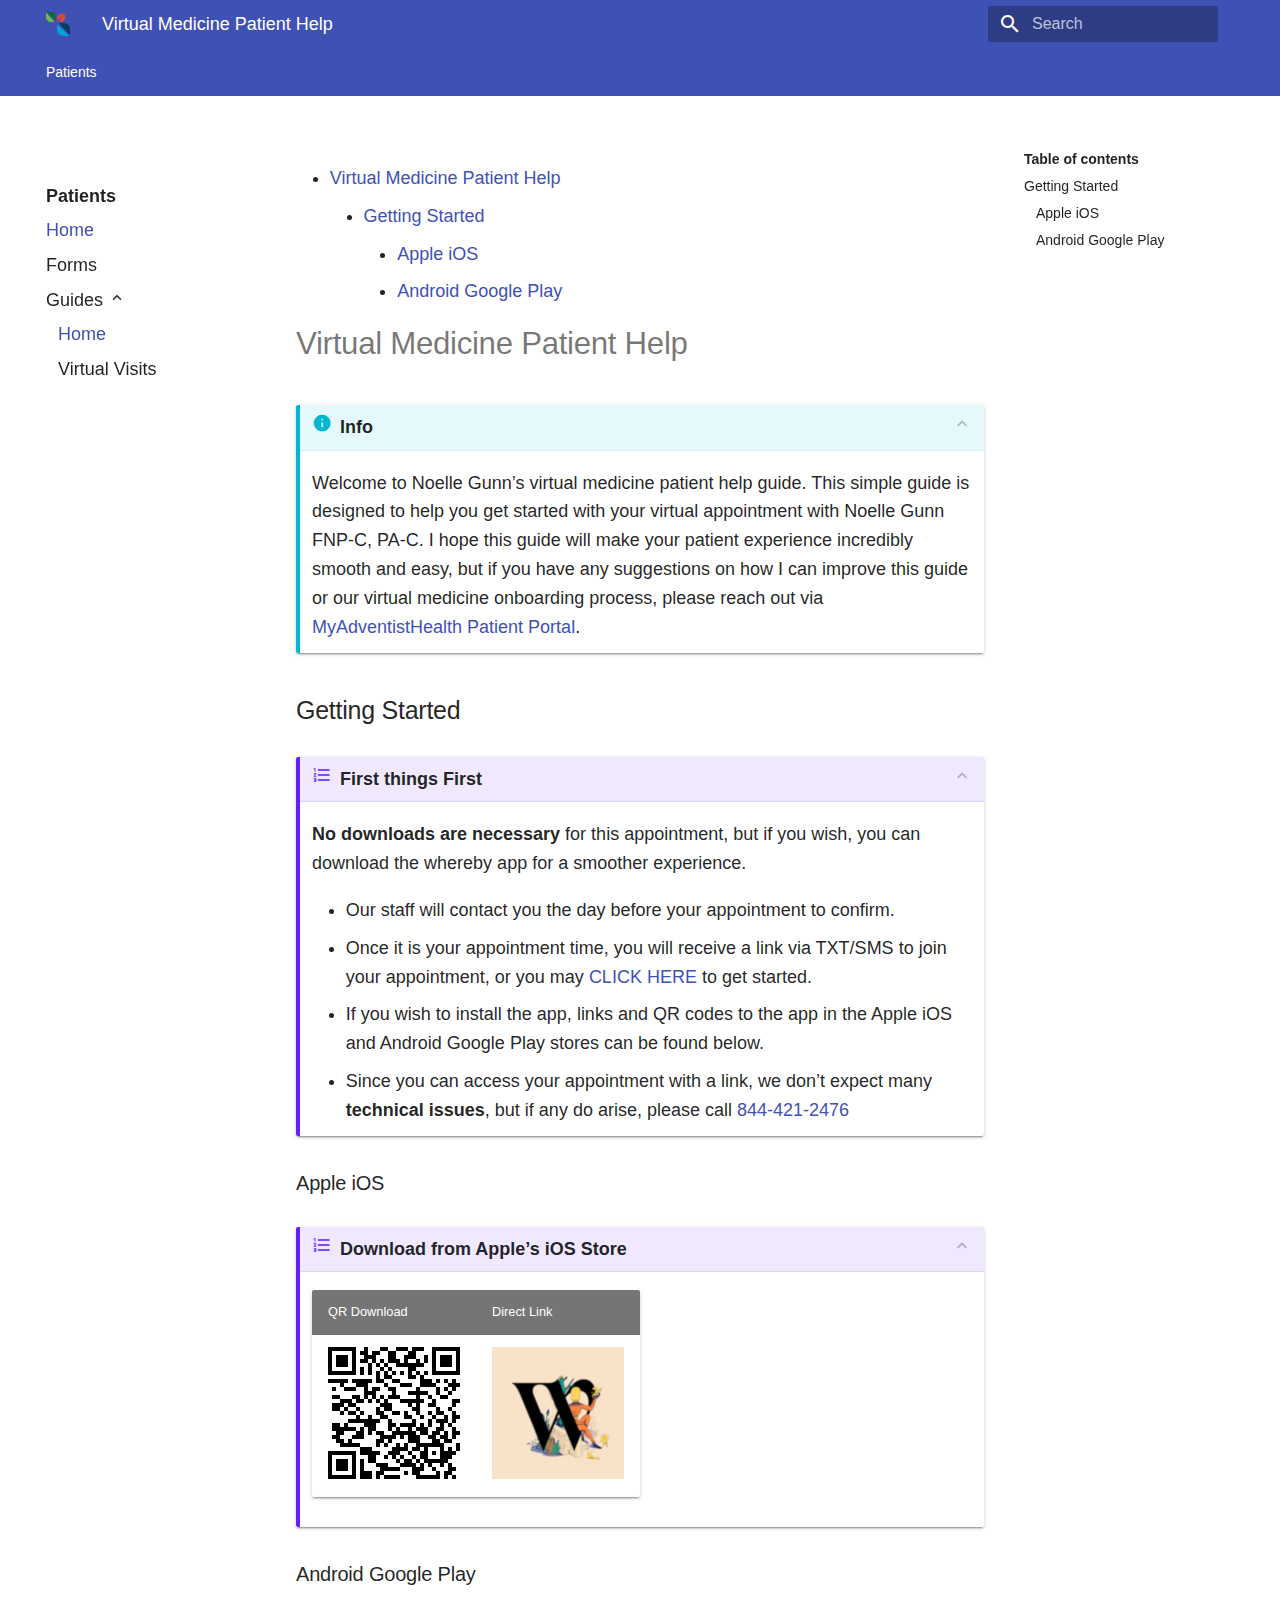
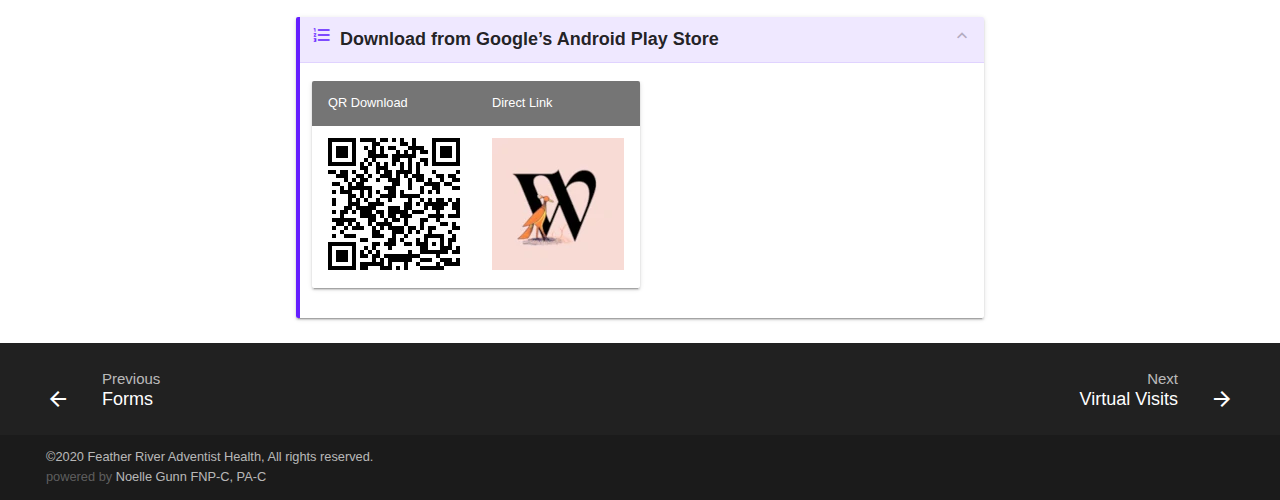
<file: index.html>
<!doctype html>
<html lang="en" class="no-js">
  <head>
    
      <meta charset="utf-8">
      <meta name="viewport" content="width=device-width,initial-scale=1">
      <meta http-equiv="x-ua-compatible" content="ie=edge">
      
        <meta name="description" content="Quick guide for patients to access virtual health from their provider.">
      
      
      
        <meta name="author" content="Noelle Gunn FNP-C, PA-C">
      
      
        <meta name="lang:clipboard.copy" content="Copy to clipboard">
      
        <meta name="lang:clipboard.copied" content="Copied to clipboard">
      
        <meta name="lang:search.language" content="en">
      
        <meta name="lang:search.pipeline.stopwords" content="True">
      
        <meta name="lang:search.pipeline.trimmer" content="True">
      
        <meta name="lang:search.result.none" content="No matching documents">
      
        <meta name="lang:search.result.one" content="1 matching document">
      
        <meta name="lang:search.result.other" content="# matching documents">
      
        <meta name="lang:search.tokenizer" content="[\s\-]+">
      
      <link rel="shortcut icon" href="assets/images/favicon.ico">
      <meta name="generator" content="mkdocs-1.1, mkdocs-material-4.4.0">
    
    
      
        <title>Home - Virtual Medicine Patient Help</title>
      
    
    
      <link rel="stylesheet" href="assets/stylesheets/application.4031d38b.css">
      
        <link rel="stylesheet" href="assets/stylesheets/application-palette.224b79ff.css">
      
      
        
        
        <meta name="theme-color" content="">
      
    
    
      <script src="assets/javascripts/modernizr.74668098.js"></script>
    
    
      
        <link href="https://fonts.gstatic.com" rel="preconnect" crossorigin>
        <link rel="stylesheet" href="https://fonts.googleapis.com/css?family=Roboto+Slab:300,400,400i,700|Roboto+Mono&display=fallback">
        <style>body,input{font-family:"Roboto+Slab","Helvetica Neue",Helvetica,Arial,sans-serif}code,kbd,pre{font-family:"Roboto+Mono","Courier New",Courier,monospace}</style>
      
    
    <link rel="stylesheet" href="assets/fonts/material-icons.css">
    
    
      <link rel="stylesheet" href="extra.css">
    
    
      
    
    
  </head>
  
    
    
    <body dir="ltr" data-md-color-primary="#00a0df" data-md-color-accent="#003764">
  
    <svg class="md-svg">
      <defs>
        
        
      </defs>
    </svg>
    <input class="md-toggle" data-md-toggle="drawer" type="checkbox" id="__drawer" autocomplete="off">
    <input class="md-toggle" data-md-toggle="search" type="checkbox" id="__search" autocomplete="off">
    <label class="md-overlay" data-md-component="overlay" for="__drawer"></label>
    
      <a href="#virtual-medicine-patient-help" tabindex="1" class="md-skip">
        Skip to content
      </a>
    
    
      <header class="md-header" data-md-component="header">
  <nav class="md-header-nav md-grid">
    <div class="md-flex">
      <div class="md-flex__cell md-flex__cell--shrink">
        <a href="." title="Virtual Medicine Patient Help" class="md-header-nav__button md-logo">
          
            <img src="assets/images/ah_logo.png" width="24" height="24">
          
        </a>
      </div>
      <div class="md-flex__cell md-flex__cell--shrink">
        <label class="md-icon md-icon--menu md-header-nav__button" for="__drawer"></label>
      </div>
      <div class="md-flex__cell md-flex__cell--stretch">
        <div class="md-flex__ellipsis md-header-nav__title" data-md-component="title">
          
            <span class="md-header-nav__topic">
              Virtual Medicine Patient Help
            </span>
            <span class="md-header-nav__topic">
              
                Home
              
            </span>
          
        </div>
      </div>
      <div class="md-flex__cell md-flex__cell--shrink">
        
          <label class="md-icon md-icon--search md-header-nav__button" for="__search"></label>
          
<div class="md-search" data-md-component="search" role="dialog">
  <label class="md-search__overlay" for="__search"></label>
  <div class="md-search__inner" role="search">
    <form class="md-search__form" name="search">
      <input type="text" class="md-search__input" name="query" placeholder="Search" autocapitalize="off" autocorrect="off" autocomplete="off" spellcheck="false" data-md-component="query" data-md-state="active">
      <label class="md-icon md-search__icon" for="__search"></label>
      <button type="reset" class="md-icon md-search__icon" data-md-component="reset" tabindex="-1">
        &#xE5CD;
      </button>
    </form>
    <div class="md-search__output">
      <div class="md-search__scrollwrap" data-md-scrollfix>
        <div class="md-search-result" data-md-component="result">
          <div class="md-search-result__meta">
            Type to start searching
          </div>
          <ol class="md-search-result__list"></ol>
        </div>
      </div>
    </div>
  </div>
</div>
        
      </div>
      
    </div>
  </nav>
</header>
    
    <div class="md-container">
      
        
      
      
        

  

<nav class="md-tabs md-tabs--active" data-md-component="tabs">
  <div class="md-tabs__inner md-grid">
    <ul class="md-tabs__list">
      
        
      
        
  
  
    <li class="md-tabs__item">
      
        <a href="index.html" title="Patients" class="md-tabs__link md-tabs__link--active">
          Patients
        </a>
      
    </li>
  

      
    </ul>
  </div>
</nav>
      
      <main class="md-main">
        <div class="md-main__inner md-grid" data-md-component="container">
          
            
              <div class="md-sidebar md-sidebar--primary" data-md-component="navigation">
                <div class="md-sidebar__scrollwrap">
                  <div class="md-sidebar__inner">
                    <nav class="md-nav md-nav--primary" data-md-level="0">
  <label class="md-nav__title md-nav__title--site" for="__drawer">
    <a href="." title="Virtual Medicine Patient Help" class="md-nav__button md-logo">
      
        <img src="assets/images/ah_logo.png" width="48" height="48">
      
    </a>
    Virtual Medicine Patient Help
  </label>
  
  <ul class="md-nav__list" data-md-scrollfix>
    
      
      
      


  <li class="md-nav__item">
    
    <input class="md-toggle md-nav__toggle" data-md-toggle="toc" type="checkbox" id="__toc">
    
      
    
    
      <label class="md-nav__link md-nav__link--active" for="__toc">
        Home
      </label>
    
    <a href="index.html" title="Home" class="md-nav__link md-nav__link--active">
      Home
    </a>
    
      
<nav class="md-nav md-nav--secondary">
  
  
    
  
  
    <label class="md-nav__title" for="__toc">Table of contents</label>
    <ul class="md-nav__list" data-md-scrollfix>
      
        <li class="md-nav__item">
  <a href="#getting-started" title="Getting Started" class="md-nav__link">
    Getting Started
  </a>
  
    <nav class="md-nav">
      <ul class="md-nav__list">
        
          <li class="md-nav__item">
  <a href="#apple-ios" title="Apple iOS" class="md-nav__link">
    Apple iOS
  </a>
  
</li>
        
          <li class="md-nav__item">
  <a href="#android-google-play" title="Android Google Play" class="md-nav__link">
    Android Google Play
  </a>
  
</li>
        
      </ul>
    </nav>
  
</li>
      
      
      
      
      
    </ul>
  
</nav>
    
  </li>

    
      
      
      

  


  <li class="md-nav__item md-nav__item--active md-nav__item--nested">
    
      <input class="md-toggle md-nav__toggle" data-md-toggle="nav-2" type="checkbox" id="nav-2" checked>
    
    <label class="md-nav__link" for="nav-2">
      Patients
    </label>
    <nav class="md-nav" data-md-component="collapsible" data-md-level="1">
      <label class="md-nav__title" for="nav-2">
        Patients
      </label>
      <ul class="md-nav__list" data-md-scrollfix>
        
        
          
          
          


  <li class="md-nav__item">
    
    <input class="md-toggle md-nav__toggle" data-md-toggle="toc" type="checkbox" id="__toc">
    
      
    
    
      <label class="md-nav__link md-nav__link--active" for="__toc">
        Home
      </label>
    
    <a href="index.html" title="Home" class="md-nav__link md-nav__link--active">
      Home
    </a>
    
      
<nav class="md-nav md-nav--secondary">
  
  
    
  
  
    <label class="md-nav__title" for="__toc">Table of contents</label>
    <ul class="md-nav__list" data-md-scrollfix>
      
        <li class="md-nav__item">
  <a href="#getting-started" title="Getting Started" class="md-nav__link">
    Getting Started
  </a>
  
    <nav class="md-nav">
      <ul class="md-nav__list">
        
          <li class="md-nav__item">
  <a href="#apple-ios" title="Apple iOS" class="md-nav__link">
    Apple iOS
  </a>
  
</li>
        
          <li class="md-nav__item">
  <a href="#android-google-play" title="Android Google Play" class="md-nav__link">
    Android Google Play
  </a>
  
</li>
        
      </ul>
    </nav>
  
</li>
      
      
      
      
      
    </ul>
  
</nav>
    
  </li>

        
          
          
          


  <li class="md-nav__item">
    <a href="patient/forms/blank.html" title="Forms" class="md-nav__link">
      Forms
    </a>
  </li>

        
          
          
          

  


  <li class="md-nav__item md-nav__item--active md-nav__item--nested">
    
      <input class="md-toggle md-nav__toggle" data-md-toggle="nav-2-3" type="checkbox" id="nav-2-3" checked>
    
    <label class="md-nav__link" for="nav-2-3">
      Guides
    </label>
    <nav class="md-nav" data-md-component="collapsible" data-md-level="2">
      <label class="md-nav__title" for="nav-2-3">
        Guides
      </label>
      <ul class="md-nav__list" data-md-scrollfix>
        
        
          
          
          

  


  <li class="md-nav__item md-nav__item--active">
    
    <input class="md-toggle md-nav__toggle" data-md-toggle="toc" type="checkbox" id="__toc">
    
      
    
    
      <label class="md-nav__link md-nav__link--active" for="__toc">
        Home
      </label>
    
    <a href="index.html" title="Home" class="md-nav__link md-nav__link--active">
      Home
    </a>
    
      
<nav class="md-nav md-nav--secondary">
  
  
    
  
  
    <label class="md-nav__title" for="__toc">Table of contents</label>
    <ul class="md-nav__list" data-md-scrollfix>
      
        <li class="md-nav__item">
  <a href="#getting-started" title="Getting Started" class="md-nav__link">
    Getting Started
  </a>
  
    <nav class="md-nav">
      <ul class="md-nav__list">
        
          <li class="md-nav__item">
  <a href="#apple-ios" title="Apple iOS" class="md-nav__link">
    Apple iOS
  </a>
  
</li>
        
          <li class="md-nav__item">
  <a href="#android-google-play" title="Android Google Play" class="md-nav__link">
    Android Google Play
  </a>
  
</li>
        
      </ul>
    </nav>
  
</li>
      
      
      
      
      
    </ul>
  
</nav>
    
  </li>

        
          
          
          


  <li class="md-nav__item">
    <a href="patient/guides/virtual-quick.html" title="Virtual Visits" class="md-nav__link">
      Virtual Visits
    </a>
  </li>

        
      </ul>
    </nav>
  </li>

        
      </ul>
    </nav>
  </li>

    
  </ul>
</nav>
                  </div>
                </div>
              </div>
            
            
              <div class="md-sidebar md-sidebar--secondary" data-md-component="toc">
                <div class="md-sidebar__scrollwrap">
                  <div class="md-sidebar__inner">
                    
<nav class="md-nav md-nav--secondary">
  
  
    
  
  
    <label class="md-nav__title" for="__toc">Table of contents</label>
    <ul class="md-nav__list" data-md-scrollfix>
      
        <li class="md-nav__item">
  <a href="#getting-started" title="Getting Started" class="md-nav__link">
    Getting Started
  </a>
  
    <nav class="md-nav">
      <ul class="md-nav__list">
        
          <li class="md-nav__item">
  <a href="#apple-ios" title="Apple iOS" class="md-nav__link">
    Apple iOS
  </a>
  
</li>
        
          <li class="md-nav__item">
  <a href="#android-google-play" title="Android Google Play" class="md-nav__link">
    Android Google Play
  </a>
  
</li>
        
      </ul>
    </nav>
  
</li>
      
      
      
      
      
    </ul>
  
</nav>
                  </div>
                </div>
              </div>
            
          
          <div class="md-content">
            <article class="md-content__inner md-typeset">
              
                
                
                <div class="toc">
<ul>
<li><a href="#virtual-medicine-patient-help">Virtual Medicine Patient Help</a><ul>
<li><a href="#getting-started">Getting Started</a><ul>
<li><a href="#apple-ios">Apple iOS</a></li>
<li><a href="#android-google-play">Android Google Play</a></li>
</ul>
</li>
</ul>
</li>
</ul>
</div>
<h1 id="virtual-medicine-patient-help">Virtual Medicine Patient Help<a class="headerlink" href="#virtual-medicine-patient-help" title="Permanent link">&para;</a></h1>
<details class="info" open="open"><summary>Info</summary><p>Welcome to Noelle Gunn&rsquo;s virtual medicine patient help guide. This simple guide is designed to help you get started with your virtual appointment with Noelle Gunn FNP-C, PA-C. I hope this guide will make your patient experience incredibly smooth and easy, but if you have any suggestions on how I can improve this guide or our virtual medicine onboarding process, please reach out via <a href="https://www.adventisthealth.org/patient-resources/myadventisthealth/">MyAdventistHealth Patient Portal</a>.</p>
</details>
<h2 id="getting-started">Getting Started<a class="headerlink" href="#getting-started" title="Permanent link">&para;</a></h2>
<details class="example" open="open"><summary>First things First</summary><p><strong>No downloads are necessary</strong> for this appointment, but if you wish, you can download the whereby app for a smoother experience.</p>
<ul>
<li>Our staff will contact you the day before your appointment to confirm.</li>
<li>Once it is your appointment time, you will receive a link via TXT/SMS to join your appointment, or you may <a href="patient/guides/virtual-quick.html">CLICK HERE</a> to get started.</li>
<li>If you wish to install the app, links and QR codes to the app in the Apple iOS and Android Google Play stores can be found below.</li>
<li>Since you can access your appointment with a link, we don&rsquo;t expect many <strong>technical issues</strong>, but if any do arise, please call <a href="tel:+18444212476">844-421-2476</a></li>
</ul>
</details>
<h3 id="apple-ios">Apple iOS<a class="headerlink" href="#apple-ios" title="Permanent link">&para;</a></h3>
<details class="example" open="open"><summary>Download from Apple&rsquo;s iOS Store</summary><table>
<thead>
<tr>
<th>QR Download</th>
<th>Direct Link</th>
</tr>
</thead>
<tbody>
<tr>
<td><img class="qrcode" src="[data-uri]" /></td>
<td><a href="https://apps.apple.com/us/app/whereby-video-meetings/id878583078"><img alt="Whereby on Apple iOS" src="patient/guides/img/whereby_ios.png" title="Whereby on Apple iOS" /></a></td>
</tr>
</tbody>
</table>
</details>
<h3 id="android-google-play">Android Google Play<a class="headerlink" href="#android-google-play" title="Permanent link">&para;</a></h3>
<details class="example" open="open"><summary>Download from Google&rsquo;s Android Play Store</summary><table>
<thead>
<tr>
<th>QR Download</th>
<th>Direct Link</th>
</tr>
</thead>
<tbody>
<tr>
<td><img class="qrcode" src="[data-uri]" /></td>
<td><a href="https://play.google.com/store/apps/details?id=appear.in.app&amp;hl=en_US"><img alt="Whereby on Android" src="patient/guides/img/whereby.webp" title="Whereby on Android" /></a></td>
</tr>
</tbody>
</table>
</details>
                
                  
                
              
              
                


              
            </article>
          </div>
        </div>
      </main>
      
        
<footer class="md-footer">
  
    <div class="md-footer-nav">
      <nav class="md-footer-nav__inner md-grid">
        
          <a href="patient/forms/blank.html" title="Forms" class="md-flex md-footer-nav__link md-footer-nav__link--prev" rel="prev">
            <div class="md-flex__cell md-flex__cell--shrink">
              <i class="md-icon md-icon--arrow-back md-footer-nav__button"></i>
            </div>
            <div class="md-flex__cell md-flex__cell--stretch md-footer-nav__title">
              <span class="md-flex__ellipsis">
                <span class="md-footer-nav__direction">
                  Previous
                </span>
                Forms
              </span>
            </div>
          </a>
        
        
          <a href="patient/guides/virtual-quick.html" title="Virtual Visits" class="md-flex md-footer-nav__link md-footer-nav__link--next" rel="next">
            <div class="md-flex__cell md-flex__cell--stretch md-footer-nav__title">
              <span class="md-flex__ellipsis">
                <span class="md-footer-nav__direction">
                  Next
                </span>
                Virtual Visits
              </span>
            </div>
            <div class="md-flex__cell md-flex__cell--shrink">
              <i class="md-icon md-icon--arrow-forward md-footer-nav__button"></i>
            </div>
          </a>
        
      </nav>
    </div>
  
  <div class="md-footer-meta md-typeset">
    <div class="md-footer-meta__inner md-grid">
      <div class="md-footer-copyright">
        
          <div class="md-footer-copyright__highlight">
            ©2020 Feather River Adventist Health, All rights reserved.
          </div>
        
        powered by
        <a href="https://gunn-np.com">Noelle Gunn FNP-C, PA-C</a>
      </div>
      
    </div>
  </div>
</footer>
      
    </div>
    
      <script src="assets/javascripts/application.ffb616e8.js"></script>
      
      <script>app.initialize({version:"1.1",url:{base:"."}})</script>
      
    
  </body>
</html>
</file>
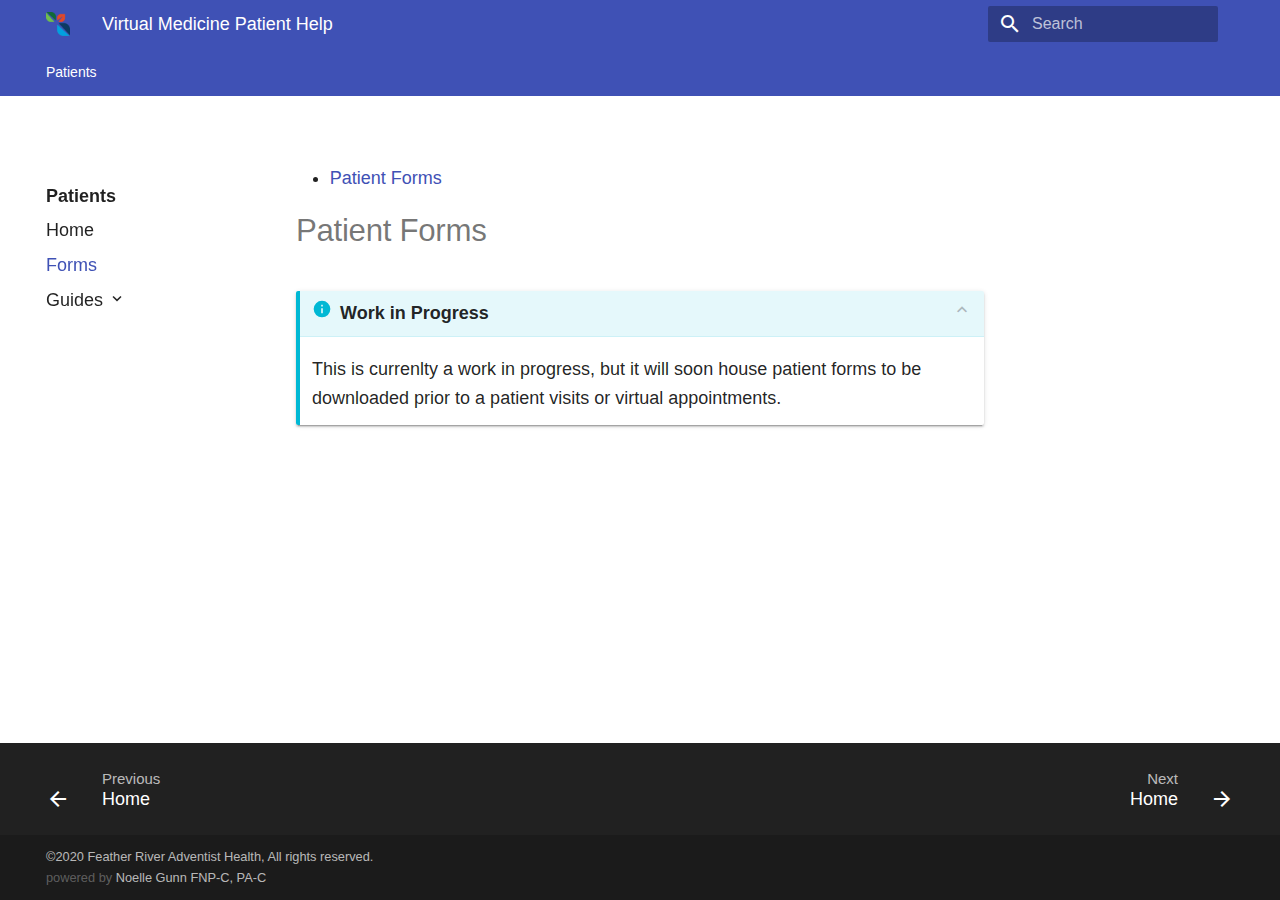
<file: patient/forms/blank.html>
<!doctype html>
<html lang="en" class="no-js">
  <head>
    
      <meta charset="utf-8">
      <meta name="viewport" content="width=device-width,initial-scale=1">
      <meta http-equiv="x-ua-compatible" content="ie=edge">
      
        <meta name="description" content="Quick guide for patients to access virtual health from their provider.">
      
      
      
        <meta name="author" content="Noelle Gunn FNP-C, PA-C">
      
      
        <meta name="lang:clipboard.copy" content="Copy to clipboard">
      
        <meta name="lang:clipboard.copied" content="Copied to clipboard">
      
        <meta name="lang:search.language" content="en">
      
        <meta name="lang:search.pipeline.stopwords" content="True">
      
        <meta name="lang:search.pipeline.trimmer" content="True">
      
        <meta name="lang:search.result.none" content="No matching documents">
      
        <meta name="lang:search.result.one" content="1 matching document">
      
        <meta name="lang:search.result.other" content="# matching documents">
      
        <meta name="lang:search.tokenizer" content="[\s\-]+">
      
      <link rel="shortcut icon" href="../../assets/images/favicon.ico">
      <meta name="generator" content="mkdocs-1.1, mkdocs-material-4.4.0">
    
    
      
        <title>Forms - Virtual Medicine Patient Help</title>
      
    
    
      <link rel="stylesheet" href="../../assets/stylesheets/application.4031d38b.css">
      
        <link rel="stylesheet" href="../../assets/stylesheets/application-palette.224b79ff.css">
      
      
        
        
        <meta name="theme-color" content="">
      
    
    
      <script src="../../assets/javascripts/modernizr.74668098.js"></script>
    
    
      
        <link href="https://fonts.gstatic.com" rel="preconnect" crossorigin>
        <link rel="stylesheet" href="https://fonts.googleapis.com/css?family=Roboto+Slab:300,400,400i,700|Roboto+Mono&display=fallback">
        <style>body,input{font-family:"Roboto+Slab","Helvetica Neue",Helvetica,Arial,sans-serif}code,kbd,pre{font-family:"Roboto+Mono","Courier New",Courier,monospace}</style>
      
    
    <link rel="stylesheet" href="../../assets/fonts/material-icons.css">
    
    
      <link rel="stylesheet" href="../../extra.css">
    
    
      
    
    
  </head>
  
    
    
    <body dir="ltr" data-md-color-primary="#00a0df" data-md-color-accent="#003764">
  
    <svg class="md-svg">
      <defs>
        
        
      </defs>
    </svg>
    <input class="md-toggle" data-md-toggle="drawer" type="checkbox" id="__drawer" autocomplete="off">
    <input class="md-toggle" data-md-toggle="search" type="checkbox" id="__search" autocomplete="off">
    <label class="md-overlay" data-md-component="overlay" for="__drawer"></label>
    
      <a href="#patient-forms" tabindex="1" class="md-skip">
        Skip to content
      </a>
    
    
      <header class="md-header" data-md-component="header">
  <nav class="md-header-nav md-grid">
    <div class="md-flex">
      <div class="md-flex__cell md-flex__cell--shrink">
        <a href="../.." title="Virtual Medicine Patient Help" class="md-header-nav__button md-logo">
          
            <img src="../../assets/images/ah_logo.png" width="24" height="24">
          
        </a>
      </div>
      <div class="md-flex__cell md-flex__cell--shrink">
        <label class="md-icon md-icon--menu md-header-nav__button" for="__drawer"></label>
      </div>
      <div class="md-flex__cell md-flex__cell--stretch">
        <div class="md-flex__ellipsis md-header-nav__title" data-md-component="title">
          
            <span class="md-header-nav__topic">
              Virtual Medicine Patient Help
            </span>
            <span class="md-header-nav__topic">
              
                Forms
              
            </span>
          
        </div>
      </div>
      <div class="md-flex__cell md-flex__cell--shrink">
        
          <label class="md-icon md-icon--search md-header-nav__button" for="__search"></label>
          
<div class="md-search" data-md-component="search" role="dialog">
  <label class="md-search__overlay" for="__search"></label>
  <div class="md-search__inner" role="search">
    <form class="md-search__form" name="search">
      <input type="text" class="md-search__input" name="query" placeholder="Search" autocapitalize="off" autocorrect="off" autocomplete="off" spellcheck="false" data-md-component="query" data-md-state="active">
      <label class="md-icon md-search__icon" for="__search"></label>
      <button type="reset" class="md-icon md-search__icon" data-md-component="reset" tabindex="-1">
        &#xE5CD;
      </button>
    </form>
    <div class="md-search__output">
      <div class="md-search__scrollwrap" data-md-scrollfix>
        <div class="md-search-result" data-md-component="result">
          <div class="md-search-result__meta">
            Type to start searching
          </div>
          <ol class="md-search-result__list"></ol>
        </div>
      </div>
    </div>
  </div>
</div>
        
      </div>
      
    </div>
  </nav>
</header>
    
    <div class="md-container">
      
        
      
      
        

  

<nav class="md-tabs md-tabs--active" data-md-component="tabs">
  <div class="md-tabs__inner md-grid">
    <ul class="md-tabs__list">
      
        
      
        
  
  
    <li class="md-tabs__item">
      
        <a href="../../index.html" title="Patients" class="md-tabs__link md-tabs__link--active">
          Patients
        </a>
      
    </li>
  

      
    </ul>
  </div>
</nav>
      
      <main class="md-main">
        <div class="md-main__inner md-grid" data-md-component="container">
          
            
              <div class="md-sidebar md-sidebar--primary" data-md-component="navigation">
                <div class="md-sidebar__scrollwrap">
                  <div class="md-sidebar__inner">
                    <nav class="md-nav md-nav--primary" data-md-level="0">
  <label class="md-nav__title md-nav__title--site" for="__drawer">
    <a href="../.." title="Virtual Medicine Patient Help" class="md-nav__button md-logo">
      
        <img src="../../assets/images/ah_logo.png" width="48" height="48">
      
    </a>
    Virtual Medicine Patient Help
  </label>
  
  <ul class="md-nav__list" data-md-scrollfix>
    
      
      
      


  <li class="md-nav__item">
    <a href="../../index.html" title="Home" class="md-nav__link">
      Home
    </a>
  </li>

    
      
      
      

  


  <li class="md-nav__item md-nav__item--active md-nav__item--nested">
    
      <input class="md-toggle md-nav__toggle" data-md-toggle="nav-2" type="checkbox" id="nav-2" checked>
    
    <label class="md-nav__link" for="nav-2">
      Patients
    </label>
    <nav class="md-nav" data-md-component="collapsible" data-md-level="1">
      <label class="md-nav__title" for="nav-2">
        Patients
      </label>
      <ul class="md-nav__list" data-md-scrollfix>
        
        
          
          
          


  <li class="md-nav__item">
    <a href="../../index.html" title="Home" class="md-nav__link">
      Home
    </a>
  </li>

        
          
          
          

  


  <li class="md-nav__item md-nav__item--active">
    
    <input class="md-toggle md-nav__toggle" data-md-toggle="toc" type="checkbox" id="__toc">
    
      
    
    
    <a href="blank.html" title="Forms" class="md-nav__link md-nav__link--active">
      Forms
    </a>
    
  </li>

        
          
          
          


  <li class="md-nav__item md-nav__item--nested">
    
      <input class="md-toggle md-nav__toggle" data-md-toggle="nav-2-3" type="checkbox" id="nav-2-3">
    
    <label class="md-nav__link" for="nav-2-3">
      Guides
    </label>
    <nav class="md-nav" data-md-component="collapsible" data-md-level="2">
      <label class="md-nav__title" for="nav-2-3">
        Guides
      </label>
      <ul class="md-nav__list" data-md-scrollfix>
        
        
          
          
          


  <li class="md-nav__item">
    <a href="../../index.html" title="Home" class="md-nav__link">
      Home
    </a>
  </li>

        
          
          
          


  <li class="md-nav__item">
    <a href="../guides/virtual-quick.html" title="Virtual Visits" class="md-nav__link">
      Virtual Visits
    </a>
  </li>

        
      </ul>
    </nav>
  </li>

        
      </ul>
    </nav>
  </li>

    
  </ul>
</nav>
                  </div>
                </div>
              </div>
            
            
              <div class="md-sidebar md-sidebar--secondary" data-md-component="toc">
                <div class="md-sidebar__scrollwrap">
                  <div class="md-sidebar__inner">
                    
<nav class="md-nav md-nav--secondary">
  
  
    
  
  
</nav>
                  </div>
                </div>
              </div>
            
          
          <div class="md-content">
            <article class="md-content__inner md-typeset">
              
                
                
                <div class="toc">
<ul>
<li><a href="#patient-forms">Patient Forms</a></li>
</ul>
</div>
<h1 id="patient-forms">Patient Forms<a class="headerlink" href="#patient-forms" title="Permanent link">&para;</a></h1>
<details class="info" open="open"><summary>Work in Progress</summary><p>This is currenlty a work in progress, but it will soon house patient forms to be downloaded prior to a patient visits or virtual appointments.</p>
</details>
                
                  
                
              
              
                


              
            </article>
          </div>
        </div>
      </main>
      
        
<footer class="md-footer">
  
    <div class="md-footer-nav">
      <nav class="md-footer-nav__inner md-grid">
        
          <a href="../../index.html" title="Home" class="md-flex md-footer-nav__link md-footer-nav__link--prev" rel="prev">
            <div class="md-flex__cell md-flex__cell--shrink">
              <i class="md-icon md-icon--arrow-back md-footer-nav__button"></i>
            </div>
            <div class="md-flex__cell md-flex__cell--stretch md-footer-nav__title">
              <span class="md-flex__ellipsis">
                <span class="md-footer-nav__direction">
                  Previous
                </span>
                Home
              </span>
            </div>
          </a>
        
        
          <a href="../../index.html" title="Home" class="md-flex md-footer-nav__link md-footer-nav__link--next" rel="next">
            <div class="md-flex__cell md-flex__cell--stretch md-footer-nav__title">
              <span class="md-flex__ellipsis">
                <span class="md-footer-nav__direction">
                  Next
                </span>
                Home
              </span>
            </div>
            <div class="md-flex__cell md-flex__cell--shrink">
              <i class="md-icon md-icon--arrow-forward md-footer-nav__button"></i>
            </div>
          </a>
        
      </nav>
    </div>
  
  <div class="md-footer-meta md-typeset">
    <div class="md-footer-meta__inner md-grid">
      <div class="md-footer-copyright">
        
          <div class="md-footer-copyright__highlight">
            ©2020 Feather River Adventist Health, All rights reserved.
          </div>
        
        powered by
        <a href="https://gunn-np.com">Noelle Gunn FNP-C, PA-C</a>
      </div>
      
    </div>
  </div>
</footer>
      
    </div>
    
      <script src="../../assets/javascripts/application.ffb616e8.js"></script>
      
      <script>app.initialize({version:"1.1",url:{base:"../.."}})</script>
      
    
  </body>
</html>
</file>
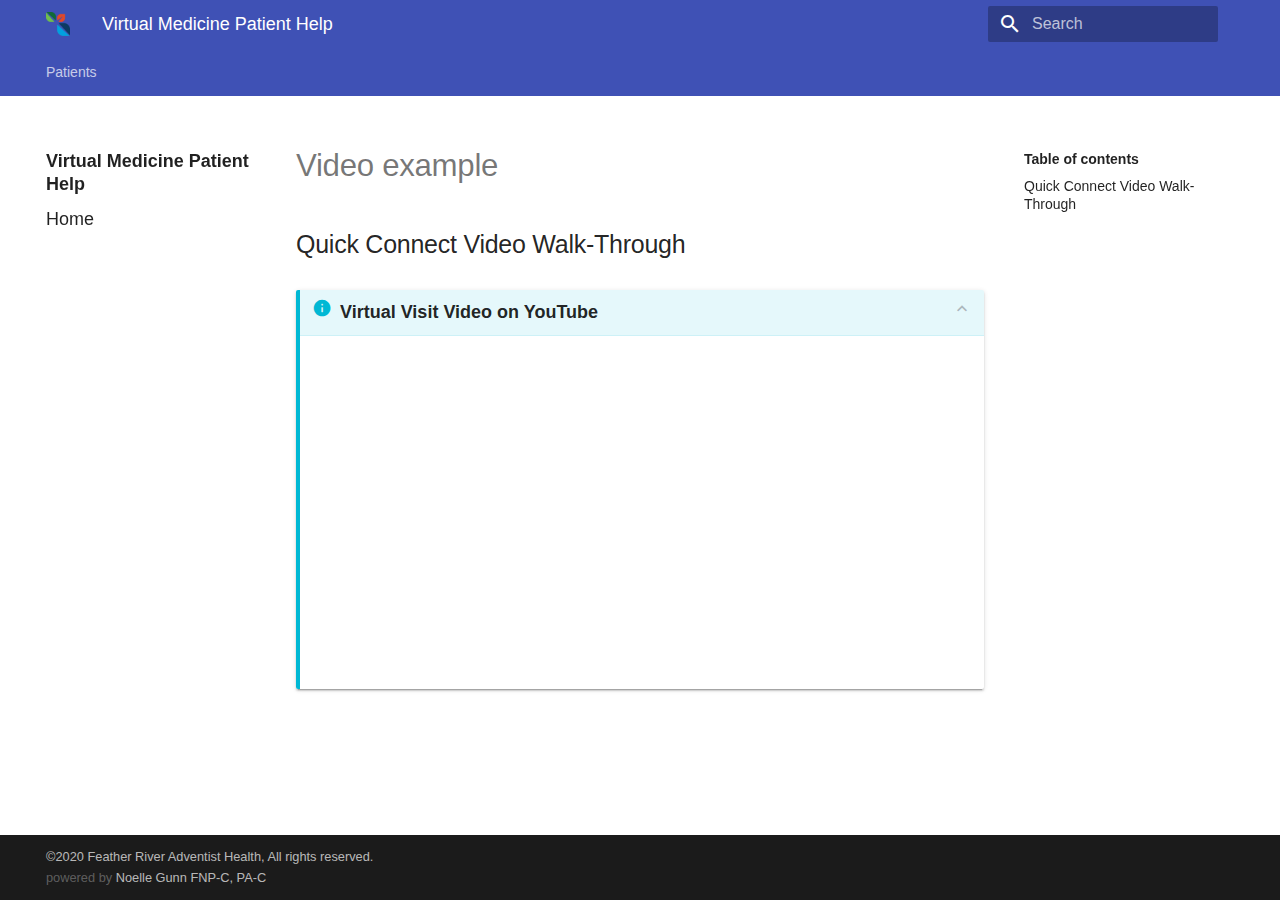
<file: patient/guides/video-example.html>
<!doctype html>
<html lang="en" class="no-js">
  <head>
    
      <meta charset="utf-8">
      <meta name="viewport" content="width=device-width,initial-scale=1">
      <meta http-equiv="x-ua-compatible" content="ie=edge">
      
        <meta name="description" content="Quick guide for patients to access virtual health from their provider.">
      
      
      
        <meta name="author" content="Noelle Gunn FNP-C, PA-C">
      
      
        <meta name="lang:clipboard.copy" content="Copy to clipboard">
      
        <meta name="lang:clipboard.copied" content="Copied to clipboard">
      
        <meta name="lang:search.language" content="en">
      
        <meta name="lang:search.pipeline.stopwords" content="True">
      
        <meta name="lang:search.pipeline.trimmer" content="True">
      
        <meta name="lang:search.result.none" content="No matching documents">
      
        <meta name="lang:search.result.one" content="1 matching document">
      
        <meta name="lang:search.result.other" content="# matching documents">
      
        <meta name="lang:search.tokenizer" content="[\s\-]+">
      
      <link rel="shortcut icon" href="../../assets/images/favicon.ico">
      <meta name="generator" content="mkdocs-1.1, mkdocs-material-4.4.0">
    
    
      
        <title>Video example - Virtual Medicine Patient Help</title>
      
    
    
      <link rel="stylesheet" href="../../assets/stylesheets/application.4031d38b.css">
      
        <link rel="stylesheet" href="../../assets/stylesheets/application-palette.224b79ff.css">
      
      
        
        
        <meta name="theme-color" content="">
      
    
    
      <script src="../../assets/javascripts/modernizr.74668098.js"></script>
    
    
      
        <link href="https://fonts.gstatic.com" rel="preconnect" crossorigin>
        <link rel="stylesheet" href="https://fonts.googleapis.com/css?family=Roboto+Slab:300,400,400i,700|Roboto+Mono&display=fallback">
        <style>body,input{font-family:"Roboto+Slab","Helvetica Neue",Helvetica,Arial,sans-serif}code,kbd,pre{font-family:"Roboto+Mono","Courier New",Courier,monospace}</style>
      
    
    <link rel="stylesheet" href="../../assets/fonts/material-icons.css">
    
    
      <link rel="stylesheet" href="../../extra.css">
    
    
      
    
    
  </head>
  
    
    
    <body dir="ltr" data-md-color-primary="#00a0df" data-md-color-accent="#003764">
  
    <svg class="md-svg">
      <defs>
        
        
      </defs>
    </svg>
    <input class="md-toggle" data-md-toggle="drawer" type="checkbox" id="__drawer" autocomplete="off">
    <input class="md-toggle" data-md-toggle="search" type="checkbox" id="__search" autocomplete="off">
    <label class="md-overlay" data-md-component="overlay" for="__drawer"></label>
    
      <a href="#quick-connect-video-walk-through" tabindex="1" class="md-skip">
        Skip to content
      </a>
    
    
      <header class="md-header" data-md-component="header">
  <nav class="md-header-nav md-grid">
    <div class="md-flex">
      <div class="md-flex__cell md-flex__cell--shrink">
        <a href="../.." title="Virtual Medicine Patient Help" class="md-header-nav__button md-logo">
          
            <img src="../../assets/images/ah_logo.png" width="24" height="24">
          
        </a>
      </div>
      <div class="md-flex__cell md-flex__cell--shrink">
        <label class="md-icon md-icon--menu md-header-nav__button" for="__drawer"></label>
      </div>
      <div class="md-flex__cell md-flex__cell--stretch">
        <div class="md-flex__ellipsis md-header-nav__title" data-md-component="title">
          
            <span class="md-header-nav__topic">
              Virtual Medicine Patient Help
            </span>
            <span class="md-header-nav__topic">
              
                Video example
              
            </span>
          
        </div>
      </div>
      <div class="md-flex__cell md-flex__cell--shrink">
        
          <label class="md-icon md-icon--search md-header-nav__button" for="__search"></label>
          
<div class="md-search" data-md-component="search" role="dialog">
  <label class="md-search__overlay" for="__search"></label>
  <div class="md-search__inner" role="search">
    <form class="md-search__form" name="search">
      <input type="text" class="md-search__input" name="query" placeholder="Search" autocapitalize="off" autocorrect="off" autocomplete="off" spellcheck="false" data-md-component="query" data-md-state="active">
      <label class="md-icon md-search__icon" for="__search"></label>
      <button type="reset" class="md-icon md-search__icon" data-md-component="reset" tabindex="-1">
        &#xE5CD;
      </button>
    </form>
    <div class="md-search__output">
      <div class="md-search__scrollwrap" data-md-scrollfix>
        <div class="md-search-result" data-md-component="result">
          <div class="md-search-result__meta">
            Type to start searching
          </div>
          <ol class="md-search-result__list"></ol>
        </div>
      </div>
    </div>
  </div>
</div>
        
      </div>
      
    </div>
  </nav>
</header>
    
    <div class="md-container">
      
        
      
      
        

<nav class="md-tabs" data-md-component="tabs">
  <div class="md-tabs__inner md-grid">
    <ul class="md-tabs__list">
      
        
      
        
  
  
    <li class="md-tabs__item">
      
        <a href="../../index.html" title="Patients" class="md-tabs__link">
          Patients
        </a>
      
    </li>
  

      
    </ul>
  </div>
</nav>
      
      <main class="md-main">
        <div class="md-main__inner md-grid" data-md-component="container">
          
            
              <div class="md-sidebar md-sidebar--primary" data-md-component="navigation">
                <div class="md-sidebar__scrollwrap">
                  <div class="md-sidebar__inner">
                    <nav class="md-nav md-nav--primary" data-md-level="0">
  <label class="md-nav__title md-nav__title--site" for="__drawer">
    <a href="../.." title="Virtual Medicine Patient Help" class="md-nav__button md-logo">
      
        <img src="../../assets/images/ah_logo.png" width="48" height="48">
      
    </a>
    Virtual Medicine Patient Help
  </label>
  
  <ul class="md-nav__list" data-md-scrollfix>
    
      
      
      


  <li class="md-nav__item">
    <a href="../../index.html" title="Home" class="md-nav__link">
      Home
    </a>
  </li>

    
      
      
      


  <li class="md-nav__item md-nav__item--nested">
    
      <input class="md-toggle md-nav__toggle" data-md-toggle="nav-2" type="checkbox" id="nav-2">
    
    <label class="md-nav__link" for="nav-2">
      Patients
    </label>
    <nav class="md-nav" data-md-component="collapsible" data-md-level="1">
      <label class="md-nav__title" for="nav-2">
        Patients
      </label>
      <ul class="md-nav__list" data-md-scrollfix>
        
        
          
          
          


  <li class="md-nav__item">
    <a href="../../index.html" title="Home" class="md-nav__link">
      Home
    </a>
  </li>

        
          
          
          


  <li class="md-nav__item">
    <a href="../forms/blank.html" title="Forms" class="md-nav__link">
      Forms
    </a>
  </li>

        
          
          
          


  <li class="md-nav__item md-nav__item--nested">
    
      <input class="md-toggle md-nav__toggle" data-md-toggle="nav-2-3" type="checkbox" id="nav-2-3">
    
    <label class="md-nav__link" for="nav-2-3">
      Guides
    </label>
    <nav class="md-nav" data-md-component="collapsible" data-md-level="2">
      <label class="md-nav__title" for="nav-2-3">
        Guides
      </label>
      <ul class="md-nav__list" data-md-scrollfix>
        
        
          
          
          


  <li class="md-nav__item">
    <a href="../../index.html" title="Home" class="md-nav__link">
      Home
    </a>
  </li>

        
          
          
          


  <li class="md-nav__item">
    <a href="virtual-quick.html" title="Virtual Visits" class="md-nav__link">
      Virtual Visits
    </a>
  </li>

        
      </ul>
    </nav>
  </li>

        
      </ul>
    </nav>
  </li>

    
  </ul>
</nav>
                  </div>
                </div>
              </div>
            
            
              <div class="md-sidebar md-sidebar--secondary" data-md-component="toc">
                <div class="md-sidebar__scrollwrap">
                  <div class="md-sidebar__inner">
                    
<nav class="md-nav md-nav--secondary">
  
  
  
    <label class="md-nav__title" for="__toc">Table of contents</label>
    <ul class="md-nav__list" data-md-scrollfix>
      
        <li class="md-nav__item">
  <a href="#quick-connect-video-walk-through" title="Quick Connect Video Walk-Through" class="md-nav__link">
    Quick Connect Video Walk-Through
  </a>
  
</li>
      
      
      
      
      
    </ul>
  
</nav>
                  </div>
                </div>
              </div>
            
          
          <div class="md-content">
            <article class="md-content__inner md-typeset">
              
                
                
                  <h1>Video example</h1>
                
                <h2 id="quick-connect-video-walk-through">Quick Connect Video Walk-Through<a class="headerlink" href="#quick-connect-video-walk-through" title="Permanent link">&para;</a></h2>
<details class="info" open="open"><summary>Virtual Visit Video on YouTube</summary><p><iframe width="560" height="315" src="https://www.youtube.com/embed/rQkYnuMObfM" frameborder="0" allow="accelerometer; autoplay; encrypted-media; gyroscope; picture-in-picture" allowfullscreen></iframe></p>
</details>
                
                  
                
              
              
                


              
            </article>
          </div>
        </div>
      </main>
      
        
<footer class="md-footer">
  
  <div class="md-footer-meta md-typeset">
    <div class="md-footer-meta__inner md-grid">
      <div class="md-footer-copyright">
        
          <div class="md-footer-copyright__highlight">
            ©2020 Feather River Adventist Health, All rights reserved.
          </div>
        
        powered by
        <a href="https://gunn-np.com">Noelle Gunn FNP-C, PA-C</a>
      </div>
      
    </div>
  </div>
</footer>
      
    </div>
    
      <script src="../../assets/javascripts/application.ffb616e8.js"></script>
      
      <script>app.initialize({version:"1.1",url:{base:"../.."}})</script>
      
    
  </body>
</html>
</file>
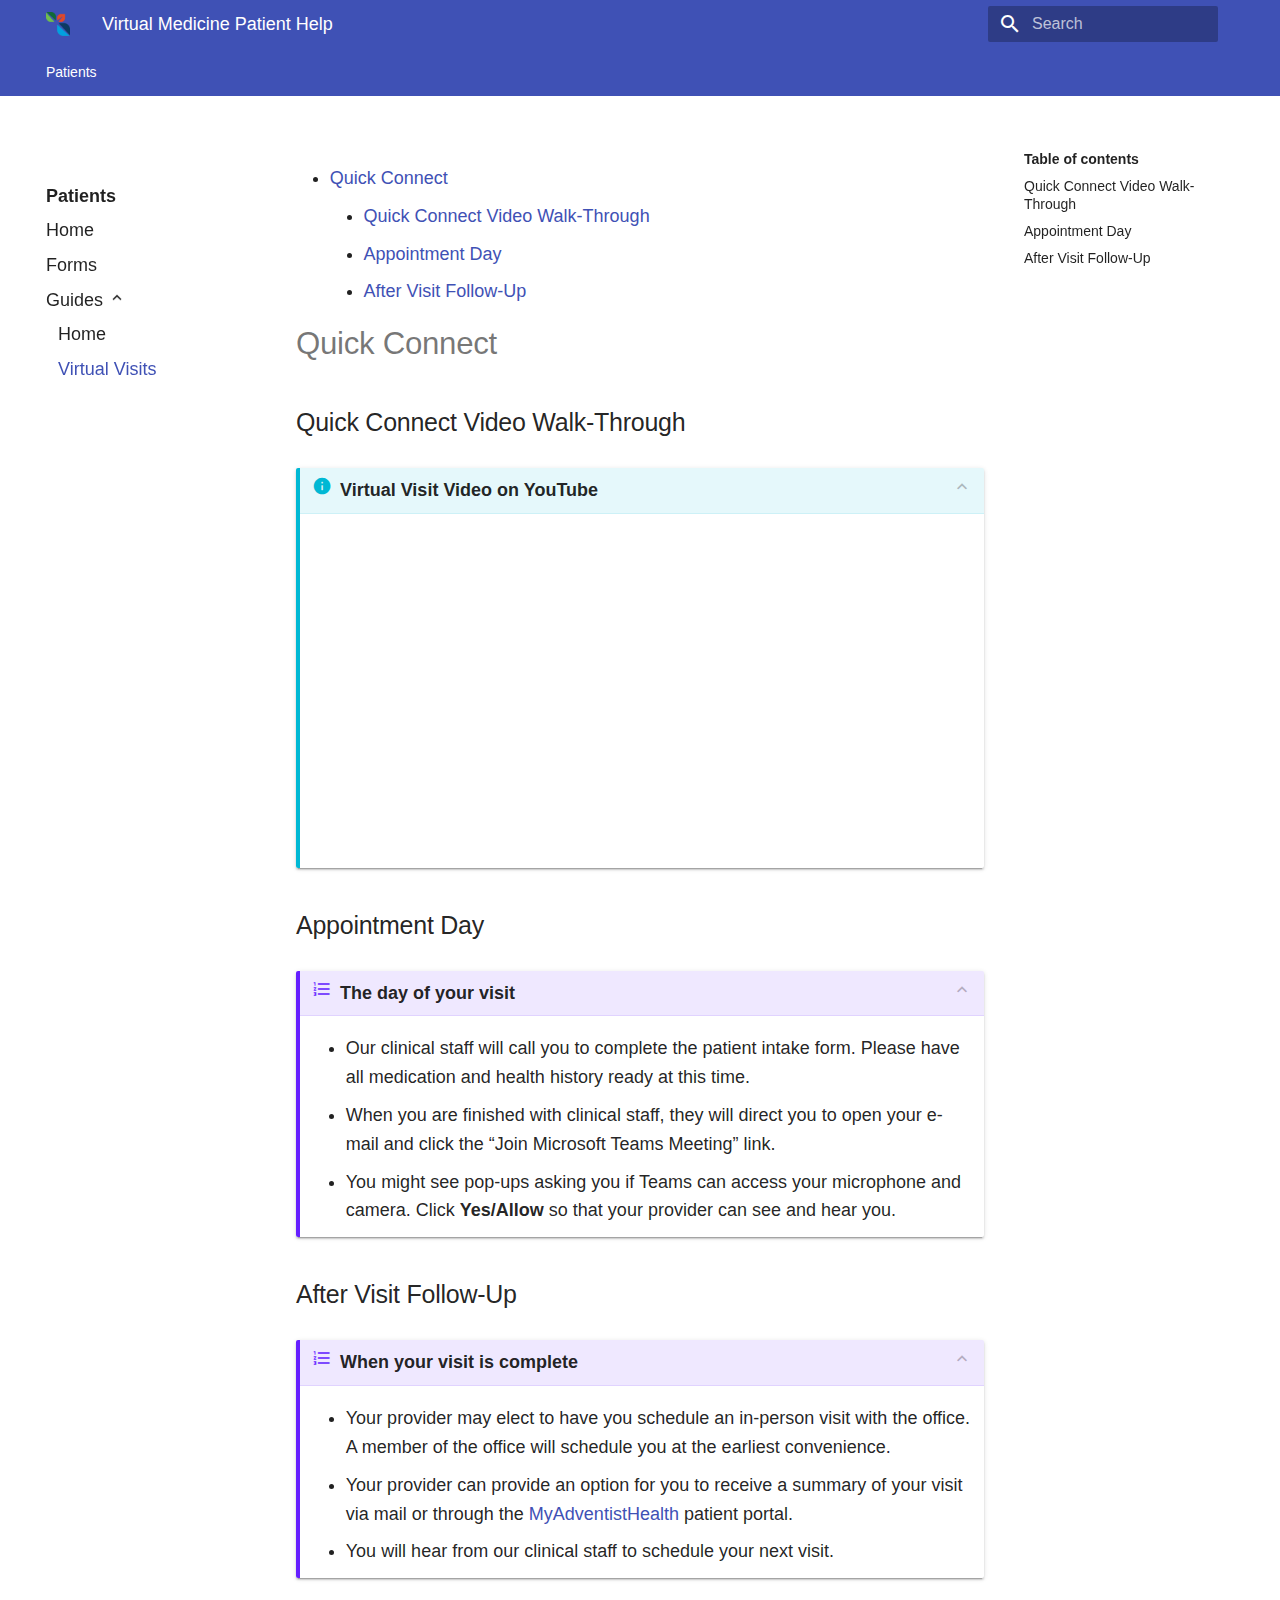
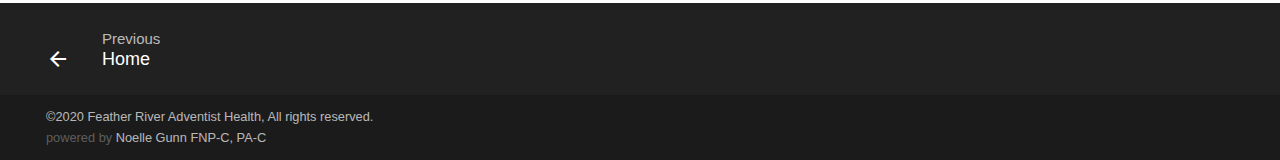
<file: patient/guides/virtual-quick.html>
<!doctype html>
<html lang="en" class="no-js">
  <head>
    
      <meta charset="utf-8">
      <meta name="viewport" content="width=device-width,initial-scale=1">
      <meta http-equiv="x-ua-compatible" content="ie=edge">
      
        <meta name="description" content="Quick guide for patients to access virtual health from their provider.">
      
      
      
        <meta name="author" content="Noelle Gunn FNP-C, PA-C">
      
      
        <meta name="lang:clipboard.copy" content="Copy to clipboard">
      
        <meta name="lang:clipboard.copied" content="Copied to clipboard">
      
        <meta name="lang:search.language" content="en">
      
        <meta name="lang:search.pipeline.stopwords" content="True">
      
        <meta name="lang:search.pipeline.trimmer" content="True">
      
        <meta name="lang:search.result.none" content="No matching documents">
      
        <meta name="lang:search.result.one" content="1 matching document">
      
        <meta name="lang:search.result.other" content="# matching documents">
      
        <meta name="lang:search.tokenizer" content="[\s\-]+">
      
      <link rel="shortcut icon" href="../../assets/images/favicon.ico">
      <meta name="generator" content="mkdocs-1.1, mkdocs-material-4.4.0">
    
    
      
        <title>Virtual Visits - Virtual Medicine Patient Help</title>
      
    
    
      <link rel="stylesheet" href="../../assets/stylesheets/application.4031d38b.css">
      
        <link rel="stylesheet" href="../../assets/stylesheets/application-palette.224b79ff.css">
      
      
        
        
        <meta name="theme-color" content="">
      
    
    
      <script src="../../assets/javascripts/modernizr.74668098.js"></script>
    
    
      
        <link href="https://fonts.gstatic.com" rel="preconnect" crossorigin>
        <link rel="stylesheet" href="https://fonts.googleapis.com/css?family=Roboto+Slab:300,400,400i,700|Roboto+Mono&display=fallback">
        <style>body,input{font-family:"Roboto+Slab","Helvetica Neue",Helvetica,Arial,sans-serif}code,kbd,pre{font-family:"Roboto+Mono","Courier New",Courier,monospace}</style>
      
    
    <link rel="stylesheet" href="../../assets/fonts/material-icons.css">
    
    
      <link rel="stylesheet" href="../../extra.css">
    
    
      
    
    
  </head>
  
    
    
    <body dir="ltr" data-md-color-primary="#00a0df" data-md-color-accent="#003764">
  
    <svg class="md-svg">
      <defs>
        
        
      </defs>
    </svg>
    <input class="md-toggle" data-md-toggle="drawer" type="checkbox" id="__drawer" autocomplete="off">
    <input class="md-toggle" data-md-toggle="search" type="checkbox" id="__search" autocomplete="off">
    <label class="md-overlay" data-md-component="overlay" for="__drawer"></label>
    
      <a href="#quick-connect" tabindex="1" class="md-skip">
        Skip to content
      </a>
    
    
      <header class="md-header" data-md-component="header">
  <nav class="md-header-nav md-grid">
    <div class="md-flex">
      <div class="md-flex__cell md-flex__cell--shrink">
        <a href="../.." title="Virtual Medicine Patient Help" class="md-header-nav__button md-logo">
          
            <img src="../../assets/images/ah_logo.png" width="24" height="24">
          
        </a>
      </div>
      <div class="md-flex__cell md-flex__cell--shrink">
        <label class="md-icon md-icon--menu md-header-nav__button" for="__drawer"></label>
      </div>
      <div class="md-flex__cell md-flex__cell--stretch">
        <div class="md-flex__ellipsis md-header-nav__title" data-md-component="title">
          
            <span class="md-header-nav__topic">
              Virtual Medicine Patient Help
            </span>
            <span class="md-header-nav__topic">
              
                Virtual Visits
              
            </span>
          
        </div>
      </div>
      <div class="md-flex__cell md-flex__cell--shrink">
        
          <label class="md-icon md-icon--search md-header-nav__button" for="__search"></label>
          
<div class="md-search" data-md-component="search" role="dialog">
  <label class="md-search__overlay" for="__search"></label>
  <div class="md-search__inner" role="search">
    <form class="md-search__form" name="search">
      <input type="text" class="md-search__input" name="query" placeholder="Search" autocapitalize="off" autocorrect="off" autocomplete="off" spellcheck="false" data-md-component="query" data-md-state="active">
      <label class="md-icon md-search__icon" for="__search"></label>
      <button type="reset" class="md-icon md-search__icon" data-md-component="reset" tabindex="-1">
        &#xE5CD;
      </button>
    </form>
    <div class="md-search__output">
      <div class="md-search__scrollwrap" data-md-scrollfix>
        <div class="md-search-result" data-md-component="result">
          <div class="md-search-result__meta">
            Type to start searching
          </div>
          <ol class="md-search-result__list"></ol>
        </div>
      </div>
    </div>
  </div>
</div>
        
      </div>
      
    </div>
  </nav>
</header>
    
    <div class="md-container">
      
        
      
      
        

  

<nav class="md-tabs md-tabs--active" data-md-component="tabs">
  <div class="md-tabs__inner md-grid">
    <ul class="md-tabs__list">
      
        
      
        
  
  
    <li class="md-tabs__item">
      
        <a href="../../index.html" title="Patients" class="md-tabs__link md-tabs__link--active">
          Patients
        </a>
      
    </li>
  

      
    </ul>
  </div>
</nav>
      
      <main class="md-main">
        <div class="md-main__inner md-grid" data-md-component="container">
          
            
              <div class="md-sidebar md-sidebar--primary" data-md-component="navigation">
                <div class="md-sidebar__scrollwrap">
                  <div class="md-sidebar__inner">
                    <nav class="md-nav md-nav--primary" data-md-level="0">
  <label class="md-nav__title md-nav__title--site" for="__drawer">
    <a href="../.." title="Virtual Medicine Patient Help" class="md-nav__button md-logo">
      
        <img src="../../assets/images/ah_logo.png" width="48" height="48">
      
    </a>
    Virtual Medicine Patient Help
  </label>
  
  <ul class="md-nav__list" data-md-scrollfix>
    
      
      
      


  <li class="md-nav__item">
    <a href="../../index.html" title="Home" class="md-nav__link">
      Home
    </a>
  </li>

    
      
      
      

  


  <li class="md-nav__item md-nav__item--active md-nav__item--nested">
    
      <input class="md-toggle md-nav__toggle" data-md-toggle="nav-2" type="checkbox" id="nav-2" checked>
    
    <label class="md-nav__link" for="nav-2">
      Patients
    </label>
    <nav class="md-nav" data-md-component="collapsible" data-md-level="1">
      <label class="md-nav__title" for="nav-2">
        Patients
      </label>
      <ul class="md-nav__list" data-md-scrollfix>
        
        
          
          
          


  <li class="md-nav__item">
    <a href="../../index.html" title="Home" class="md-nav__link">
      Home
    </a>
  </li>

        
          
          
          


  <li class="md-nav__item">
    <a href="../forms/blank.html" title="Forms" class="md-nav__link">
      Forms
    </a>
  </li>

        
          
          
          

  


  <li class="md-nav__item md-nav__item--active md-nav__item--nested">
    
      <input class="md-toggle md-nav__toggle" data-md-toggle="nav-2-3" type="checkbox" id="nav-2-3" checked>
    
    <label class="md-nav__link" for="nav-2-3">
      Guides
    </label>
    <nav class="md-nav" data-md-component="collapsible" data-md-level="2">
      <label class="md-nav__title" for="nav-2-3">
        Guides
      </label>
      <ul class="md-nav__list" data-md-scrollfix>
        
        
          
          
          


  <li class="md-nav__item">
    <a href="../../index.html" title="Home" class="md-nav__link">
      Home
    </a>
  </li>

        
          
          
          

  


  <li class="md-nav__item md-nav__item--active">
    
    <input class="md-toggle md-nav__toggle" data-md-toggle="toc" type="checkbox" id="__toc">
    
      
    
    
      <label class="md-nav__link md-nav__link--active" for="__toc">
        Virtual Visits
      </label>
    
    <a href="virtual-quick.html" title="Virtual Visits" class="md-nav__link md-nav__link--active">
      Virtual Visits
    </a>
    
      
<nav class="md-nav md-nav--secondary">
  
  
    
  
  
    <label class="md-nav__title" for="__toc">Table of contents</label>
    <ul class="md-nav__list" data-md-scrollfix>
      
        <li class="md-nav__item">
  <a href="#quick-connect-video-walk-through" title="Quick Connect Video Walk-Through" class="md-nav__link">
    Quick Connect Video Walk-Through
  </a>
  
</li>
      
        <li class="md-nav__item">
  <a href="#appointment-day" title="Appointment Day" class="md-nav__link">
    Appointment Day
  </a>
  
</li>
      
        <li class="md-nav__item">
  <a href="#after-visit-follow-up" title="After Visit Follow-Up" class="md-nav__link">
    After Visit Follow-Up
  </a>
  
</li>
      
      
      
      
      
    </ul>
  
</nav>
    
  </li>

        
      </ul>
    </nav>
  </li>

        
      </ul>
    </nav>
  </li>

    
  </ul>
</nav>
                  </div>
                </div>
              </div>
            
            
              <div class="md-sidebar md-sidebar--secondary" data-md-component="toc">
                <div class="md-sidebar__scrollwrap">
                  <div class="md-sidebar__inner">
                    
<nav class="md-nav md-nav--secondary">
  
  
    
  
  
    <label class="md-nav__title" for="__toc">Table of contents</label>
    <ul class="md-nav__list" data-md-scrollfix>
      
        <li class="md-nav__item">
  <a href="#quick-connect-video-walk-through" title="Quick Connect Video Walk-Through" class="md-nav__link">
    Quick Connect Video Walk-Through
  </a>
  
</li>
      
        <li class="md-nav__item">
  <a href="#appointment-day" title="Appointment Day" class="md-nav__link">
    Appointment Day
  </a>
  
</li>
      
        <li class="md-nav__item">
  <a href="#after-visit-follow-up" title="After Visit Follow-Up" class="md-nav__link">
    After Visit Follow-Up
  </a>
  
</li>
      
      
      
      
      
    </ul>
  
</nav>
                  </div>
                </div>
              </div>
            
          
          <div class="md-content">
            <article class="md-content__inner md-typeset">
              
                
                
                <div class="toc">
<ul>
<li><a href="#quick-connect">Quick Connect</a><ul>
<li><a href="#quick-connect-video-walk-through">Quick Connect Video Walk-Through</a></li>
<li><a href="#appointment-day">Appointment Day</a></li>
<li><a href="#after-visit-follow-up">After Visit Follow-Up</a></li>
</ul>
</li>
</ul>
</div>
<h1 id="quick-connect">Quick Connect<a class="headerlink" href="#quick-connect" title="Permanent link">&para;</a></h1>
<h2 id="quick-connect-video-walk-through">Quick Connect Video Walk-Through<a class="headerlink" href="#quick-connect-video-walk-through" title="Permanent link">&para;</a></h2>
<details class="info" open="open"><summary>Virtual Visit Video on YouTube</summary><p><iframe width="560" height="315" src="https://www.youtube.com/embed/rQkYnuMObfM" frameborder="0" allow="accelerometer; autoplay; encrypted-media; gyroscope; picture-in-picture" allowfullscreen></iframe></p>
</details>
<h2 id="appointment-day">Appointment Day<a class="headerlink" href="#appointment-day" title="Permanent link">&para;</a></h2>
<details class="example" open="open"><summary>The day of your visit</summary><ul>
<li>Our clinical staff will call you to complete the patient intake form. Please have all medication and health history ready at this time.</li>
<li>When you are finished with clinical staff, they will direct you to open your e-mail and click the &ldquo;Join Microsoft Teams Meeting&rdquo; link.</li>
<li>You might see pop-ups asking you if Teams can access your microphone and camera. Click <strong>Yes/Allow</strong> so that your provider can see and hear you.</li>
</ul>
</details>
<h2 id="after-visit-follow-up">After Visit Follow-Up<a class="headerlink" href="#after-visit-follow-up" title="Permanent link">&para;</a></h2>
<details class="example" open="open"><summary>When your visit is complete</summary><ul>
<li>Your provider may elect to have you schedule an in-person visit with the office. A member of the office will schedule you at the earliest convenience.</li>
<li>Your provider can provide an option for you to receive a summary of your visit via mail or through the <a href="https://www.adventisthealth.org/patient-resources/myadventisthealth/">MyAdventistHealth</a> patient portal.</li>
<li>You will hear from our clinical staff to schedule your next visit.</li>
</ul>
</details>
                
                  
                
              
              
                


              
            </article>
          </div>
        </div>
      </main>
      
        
<footer class="md-footer">
  
    <div class="md-footer-nav">
      <nav class="md-footer-nav__inner md-grid">
        
          <a href="../../index.html" title="Home" class="md-flex md-footer-nav__link md-footer-nav__link--prev" rel="prev">
            <div class="md-flex__cell md-flex__cell--shrink">
              <i class="md-icon md-icon--arrow-back md-footer-nav__button"></i>
            </div>
            <div class="md-flex__cell md-flex__cell--stretch md-footer-nav__title">
              <span class="md-flex__ellipsis">
                <span class="md-footer-nav__direction">
                  Previous
                </span>
                Home
              </span>
            </div>
          </a>
        
        
      </nav>
    </div>
  
  <div class="md-footer-meta md-typeset">
    <div class="md-footer-meta__inner md-grid">
      <div class="md-footer-copyright">
        
          <div class="md-footer-copyright__highlight">
            ©2020 Feather River Adventist Health, All rights reserved.
          </div>
        
        powered by
        <a href="https://gunn-np.com">Noelle Gunn FNP-C, PA-C</a>
      </div>
      
    </div>
  </div>
</footer>
      
    </div>
    
      <script src="../../assets/javascripts/application.ffb616e8.js"></script>
      
      <script>app.initialize({version:"1.1",url:{base:"../.."}})</script>
      
    
  </body>
</html>
</file>
<file: assets/stylesheets/application.4031d38b.css>
@charset "UTF-8";html{box-sizing:border-box}*,:after,:before{box-sizing:inherit}html{-webkit-text-size-adjust:none;-moz-text-size-adjust:none;-ms-text-size-adjust:none;text-size-adjust:none}body{margin:0}hr{overflow:visible;box-sizing:content-box}a{-webkit-text-decoration-skip:objects}a,button,input,label{-webkit-tap-highlight-color:transparent}a{color:inherit;text-decoration:none}small,sub,sup{font-size:80%}sub,sup{position:relative;line-height:0;vertical-align:baseline}sub{bottom:-.25em}sup{top:-.5em}img{border-style:none}table{border-collapse:separate;border-spacing:0}td,th{font-weight:400;vertical-align:top}button{margin:0;padding:0;border:0;outline-style:none;background:transparent;font-size:inherit}input{border:0;outline:0}.md-clipboard:before,.md-icon,.md-nav__button,.md-nav__link:after,.md-nav__title:before,.md-search-result__article--document:before,.md-source-file:before,.md-typeset .admonition>.admonition-title:before,.md-typeset .admonition>summary:before,.md-typeset .critic.comment:before,.md-typeset .footnote-backref,.md-typeset .task-list-control .task-list-indicator:before,.md-typeset details>.admonition-title:before,.md-typeset details>summary:before,.md-typeset summary:after{font-family:Material Icons;font-style:normal;font-variant:normal;font-weight:400;line-height:1;text-transform:none;white-space:nowrap;speak:none;word-wrap:normal;direction:ltr}.md-content__icon,.md-footer-nav__button,.md-header-nav__button,.md-nav__button,.md-nav__title:before,.md-search-result__article--document:before{display:inline-block;margin:.2rem;padding:.4rem;font-size:1.2rem;cursor:pointer}.md-icon--arrow-back:before{content:""}.md-icon--arrow-forward:before{content:""}.md-icon--menu:before{content:""}.md-icon--search:before{content:""}[dir=rtl] .md-icon--arrow-back:before{content:""}[dir=rtl] .md-icon--arrow-forward:before{content:""}body{-webkit-font-smoothing:antialiased;-moz-osx-font-smoothing:grayscale}body,input{color:rgba(0,0,0,.87);-webkit-font-feature-settings:"kern","liga";font-feature-settings:"kern","liga";font-family:Helvetica Neue,Helvetica,Arial,sans-serif}code,kbd,pre{color:rgba(0,0,0,.87);-webkit-font-feature-settings:"kern";font-feature-settings:"kern";font-family:Courier New,Courier,monospace}.md-typeset{font-size:.8rem;line-height:1.6;-webkit-print-color-adjust:exact}.md-typeset blockquote,.md-typeset ol,.md-typeset p,.md-typeset ul{margin:1em 0}.md-typeset h1{margin:0 0 2rem;color:rgba(0,0,0,.54);font-size:1.5625rem;line-height:1.3}.md-typeset h1,.md-typeset h2{font-weight:300;letter-spacing:-.01em}.md-typeset h2{margin:2rem 0 .8rem;font-size:1.25rem;line-height:1.4}.md-typeset h3{margin:1.6rem 0 .8rem;font-size:1rem;font-weight:400;letter-spacing:-.01em;line-height:1.5}.md-typeset h2+h3{margin-top:.8rem}.md-typeset h4{font-size:.8rem}.md-typeset h4,.md-typeset h5,.md-typeset h6{margin:.8rem 0;font-weight:700;letter-spacing:-.01em}.md-typeset h5,.md-typeset h6{color:rgba(0,0,0,.54);font-size:.64rem}.md-typeset h5{text-transform:uppercase}.md-typeset hr{margin:1.5em 0;border-bottom:.05rem dotted rgba(0,0,0,.26)}.md-typeset a{color:#3f51b5;word-break:break-word}.md-typeset a,.md-typeset a:before{transition:color .125s}.md-typeset a:active,.md-typeset a:hover{color:#536dfe}.md-typeset code,.md-typeset pre{background-color:hsla(0,0%,92.5%,.5);color:#37474f;font-size:85%;direction:ltr}.md-typeset code{margin:0 .29412em;padding:.07353em 0;border-radius:.1rem;box-shadow:.29412em 0 0 hsla(0,0%,92.5%,.5),-.29412em 0 0 hsla(0,0%,92.5%,.5);word-break:break-word;-webkit-box-decoration-break:clone;box-decoration-break:clone}.md-typeset h1 code,.md-typeset h2 code,.md-typeset h3 code,.md-typeset h4 code,.md-typeset h5 code,.md-typeset h6 code{margin:0;background-color:transparent;box-shadow:none}.md-typeset a>code{margin:inherit;padding:inherit;border-radius:initial;background-color:inherit;color:inherit;box-shadow:none}.md-typeset pre{position:relative;margin:1em 0;border-radius:.1rem;line-height:1.4;-webkit-overflow-scrolling:touch}.md-typeset pre>code{display:block;margin:0;padding:.525rem .6rem;background-color:transparent;font-size:inherit;box-shadow:none;-webkit-box-decoration-break:slice;box-decoration-break:slice;overflow:auto}.md-typeset pre>code::-webkit-scrollbar{width:.2rem;height:.2rem}.md-typeset pre>code::-webkit-scrollbar-thumb{background-color:rgba(0,0,0,.26)}.md-typeset pre>code::-webkit-scrollbar-thumb:hover{background-color:#536dfe}.md-typeset kbd{padding:0 .29412em;border-radius:.15rem;border:.05rem solid #c9c9c9;border-bottom-color:#bcbcbc;background-color:#fcfcfc;color:#555;font-size:85%;box-shadow:0 .05rem 0 #b0b0b0;word-break:break-word}.md-typeset mark{margin:0 .25em;padding:.0625em 0;border-radius:.1rem;background-color:rgba(255,235,59,.5);box-shadow:.25em 0 0 rgba(255,235,59,.5),-.25em 0 0 rgba(255,235,59,.5);word-break:break-word;-webkit-box-decoration-break:clone;box-decoration-break:clone}.md-typeset abbr{border-bottom:.05rem dotted rgba(0,0,0,.54);text-decoration:none;cursor:help}.md-typeset small{opacity:.75}.md-typeset sub,.md-typeset sup{margin-left:.07812em}[dir=rtl] .md-typeset sub,[dir=rtl] .md-typeset sup{margin-right:.07812em;margin-left:0}.md-typeset blockquote{padding-left:.6rem;border-left:.2rem solid rgba(0,0,0,.26);color:rgba(0,0,0,.54)}[dir=rtl] .md-typeset blockquote{padding-right:.6rem;padding-left:0;border-right:.2rem solid rgba(0,0,0,.26);border-left:initial}.md-typeset ul{list-style-type:disc}.md-typeset ol,.md-typeset ul{margin-left:.625em;padding:0}[dir=rtl] .md-typeset ol,[dir=rtl] .md-typeset ul{margin-right:.625em;margin-left:0}.md-typeset ol ol,.md-typeset ul ol{list-style-type:lower-alpha}.md-typeset ol ol ol,.md-typeset ul ol ol{list-style-type:lower-roman}.md-typeset ol li,.md-typeset ul li{margin-bottom:.5em;margin-left:1.25em}[dir=rtl] .md-typeset ol li,[dir=rtl] .md-typeset ul li{margin-right:1.25em;margin-left:0}.md-typeset ol li blockquote,.md-typeset ol li p,.md-typeset ul li blockquote,.md-typeset ul li p{margin:.5em 0}.md-typeset ol li:last-child,.md-typeset ul li:last-child{margin-bottom:0}.md-typeset ol li ol,.md-typeset ol li ul,.md-typeset ul li ol,.md-typeset ul li ul{margin:.5em 0 .5em .625em}[dir=rtl] .md-typeset ol li ol,[dir=rtl] .md-typeset ol li ul,[dir=rtl] .md-typeset ul li ol,[dir=rtl] .md-typeset ul li ul{margin-right:.625em;margin-left:0}.md-typeset dd{margin:1em 0 1em 1.875em}[dir=rtl] .md-typeset dd{margin-right:1.875em;margin-left:0}.md-typeset iframe,.md-typeset img,.md-typeset svg{max-width:100%}.md-typeset table:not([class]){box-shadow:0 2px 2px 0 rgba(0,0,0,.14),0 1px 5px 0 rgba(0,0,0,.12),0 3px 1px -2px rgba(0,0,0,.2);display:inline-block;max-width:100%;border-radius:.1rem;font-size:.64rem;overflow:auto;-webkit-overflow-scrolling:touch}.md-typeset table:not([class])+*{margin-top:1.5em}.md-typeset table:not([class]) td:not([align]),.md-typeset table:not([class]) th:not([align]){text-align:left}[dir=rtl] .md-typeset table:not([class]) td:not([align]),[dir=rtl] .md-typeset table:not([class]) th:not([align]){text-align:right}.md-typeset table:not([class]) th{min-width:5rem;padding:.6rem .8rem;background-color:rgba(0,0,0,.54);color:#fff;vertical-align:top}.md-typeset table:not([class]) td{padding:.6rem .8rem;border-top:.05rem solid rgba(0,0,0,.07);vertical-align:top}.md-typeset table:not([class]) tr{transition:background-color .125s}.md-typeset table:not([class]) tr:hover{background-color:rgba(0,0,0,.035);box-shadow:inset 0 .05rem 0 #fff}.md-typeset table:not([class]) tr:first-child td{border-top:0}.md-typeset table:not([class]) a{word-break:normal}.md-typeset__scrollwrap{margin:1em -.8rem;overflow-x:auto;-webkit-overflow-scrolling:touch}.md-typeset .md-typeset__table{display:inline-block;margin-bottom:.5em;padding:0 .8rem}.md-typeset .md-typeset__table table{display:table;width:100%;margin:0;overflow:hidden}html{font-size:125%;overflow-x:hidden}body,html{height:100%}body{position:relative;font-size:.5rem}hr{display:block;height:.05rem;padding:0;border:0}.md-svg{display:none}.md-grid{max-width:61rem;margin-right:auto;margin-left:auto}.md-container,.md-main{overflow:auto}.md-container{display:table;width:100%;height:100%;padding-top:2.4rem;table-layout:fixed}.md-main{display:table-row;height:100%}.md-main__inner{height:100%;padding-top:1.5rem;padding-bottom:.05rem}.md-toggle{display:none}.md-overlay{position:fixed;top:0;width:0;height:0;transition:width 0s .25s,height 0s .25s,opacity .25s;background-color:rgba(0,0,0,.54);opacity:0;z-index:3}.md-flex{display:table}.md-flex__cell{display:table-cell;position:relative;vertical-align:top}.md-flex__cell--shrink{width:0}.md-flex__cell--stretch{display:table;width:100%;table-layout:fixed}.md-flex__ellipsis{display:table-cell;text-overflow:ellipsis;white-space:nowrap;overflow:hidden}.md-skip{position:fixed;width:.05rem;height:.05rem;margin:.5rem;padding:.3rem .5rem;-webkit-transform:translateY(.4rem);transform:translateY(.4rem);border-radius:.1rem;background-color:rgba(0,0,0,.87);color:#fff;font-size:.64rem;opacity:0;overflow:hidden}.md-skip:focus{width:auto;height:auto;clip:auto;-webkit-transform:translateX(0);transform:translateX(0);transition:opacity .175s 75ms,-webkit-transform .25s cubic-bezier(.4,0,.2,1);transition:transform .25s cubic-bezier(.4,0,.2,1),opacity .175s 75ms;transition:transform .25s cubic-bezier(.4,0,.2,1),opacity .175s 75ms,-webkit-transform .25s cubic-bezier(.4,0,.2,1);opacity:1;z-index:10}@page{margin:25mm}.md-clipboard{position:absolute;top:.3rem;right:.3rem;width:1.4rem;height:1.4rem;border-radius:.1rem;font-size:.8rem;cursor:pointer;z-index:1;-webkit-backface-visibility:hidden;backface-visibility:hidden}.md-clipboard:before{transition:color .25s,opacity .25s;color:rgba(0,0,0,.07);content:"\E14D"}.codehilite:hover .md-clipboard:before,.md-typeset .highlight:hover .md-clipboard:before,pre:hover .md-clipboard:before{color:rgba(0,0,0,.54)}.md-clipboard:focus:before,.md-clipboard:hover:before{color:#536dfe}.md-clipboard__message{display:block;position:absolute;top:0;right:1.7rem;padding:.3rem .5rem;-webkit-transform:translateX(.4rem);transform:translateX(.4rem);transition:opacity .175s,-webkit-transform .25s cubic-bezier(.9,.1,.9,0);transition:transform .25s cubic-bezier(.9,.1,.9,0),opacity .175s;transition:transform .25s cubic-bezier(.9,.1,.9,0),opacity .175s,-webkit-transform .25s cubic-bezier(.9,.1,.9,0);border-radius:.1rem;background-color:rgba(0,0,0,.54);color:#fff;font-size:.64rem;white-space:nowrap;opacity:0;pointer-events:none}.md-clipboard__message--active{-webkit-transform:translateX(0);transform:translateX(0);transition:opacity .175s 75ms,-webkit-transform .25s cubic-bezier(.4,0,.2,1);transition:transform .25s cubic-bezier(.4,0,.2,1),opacity .175s 75ms;transition:transform .25s cubic-bezier(.4,0,.2,1),opacity .175s 75ms,-webkit-transform .25s cubic-bezier(.4,0,.2,1);opacity:1;pointer-events:auto}.md-clipboard__message:before{content:attr(aria-label)}.md-clipboard__message:after{display:block;position:absolute;top:50%;right:-.2rem;width:0;margin-top:-.2rem;border-color:transparent rgba(0,0,0,.54);border-style:solid;border-width:.2rem 0 .2rem .2rem;content:""}.md-content__inner{margin:0 .8rem 1.2rem;padding-top:.6rem}.md-content__inner:before{display:block;height:.4rem;content:""}.md-content__inner>:last-child{margin-bottom:0}.md-content__icon{position:relative;margin:.4rem 0;padding:0;float:right}.md-typeset .md-content__icon{color:rgba(0,0,0,.26)}.md-header{position:fixed;top:0;right:0;left:0;height:2.4rem;transition:background-color .25s,color .25s;background-color:#3f51b5;color:#fff;box-shadow:none;z-index:2;-webkit-backface-visibility:hidden;backface-visibility:hidden}.no-js .md-header{transition:none;box-shadow:none}.md-header[data-md-state=shadow]{transition:background-color .25s,color .25s,box-shadow .25s;box-shadow:0 0 .2rem rgba(0,0,0,.1),0 .2rem .4rem rgba(0,0,0,.2)}.md-header-nav{padding:0 .2rem}.md-header-nav__button{position:relative;transition:opacity .25s;z-index:1}.md-header-nav__button:hover{opacity:.7}.md-header-nav__button.md-logo *{display:block}.no-js .md-header-nav__button.md-icon--search{display:none}.md-header-nav__topic{display:block;position:absolute;transition:opacity .15s,-webkit-transform .4s cubic-bezier(.1,.7,.1,1);transition:transform .4s cubic-bezier(.1,.7,.1,1),opacity .15s;transition:transform .4s cubic-bezier(.1,.7,.1,1),opacity .15s,-webkit-transform .4s cubic-bezier(.1,.7,.1,1);text-overflow:ellipsis;white-space:nowrap;overflow:hidden}.md-header-nav__topic+.md-header-nav__topic{-webkit-transform:translateX(1.25rem);transform:translateX(1.25rem);transition:opacity .15s,-webkit-transform .4s cubic-bezier(1,.7,.1,.1);transition:transform .4s cubic-bezier(1,.7,.1,.1),opacity .15s;transition:transform .4s cubic-bezier(1,.7,.1,.1),opacity .15s,-webkit-transform .4s cubic-bezier(1,.7,.1,.1);opacity:0;z-index:-1;pointer-events:none}[dir=rtl] .md-header-nav__topic+.md-header-nav__topic{-webkit-transform:translateX(-1.25rem);transform:translateX(-1.25rem)}.no-js .md-header-nav__topic{position:static}.no-js .md-header-nav__topic+.md-header-nav__topic{display:none}.md-header-nav__title{padding:0 1rem;font-size:.9rem;line-height:2.4rem}.md-header-nav__title[data-md-state=active] .md-header-nav__topic{-webkit-transform:translateX(-1.25rem);transform:translateX(-1.25rem);transition:opacity .15s,-webkit-transform .4s cubic-bezier(1,.7,.1,.1);transition:transform .4s cubic-bezier(1,.7,.1,.1),opacity .15s;transition:transform .4s cubic-bezier(1,.7,.1,.1),opacity .15s,-webkit-transform .4s cubic-bezier(1,.7,.1,.1);opacity:0;z-index:-1;pointer-events:none}[dir=rtl] .md-header-nav__title[data-md-state=active] .md-header-nav__topic{-webkit-transform:translateX(1.25rem);transform:translateX(1.25rem)}.md-header-nav__title[data-md-state=active] .md-header-nav__topic+.md-header-nav__topic{-webkit-transform:translateX(0);transform:translateX(0);transition:opacity .15s,-webkit-transform .4s cubic-bezier(.1,.7,.1,1);transition:transform .4s cubic-bezier(.1,.7,.1,1),opacity .15s;transition:transform .4s cubic-bezier(.1,.7,.1,1),opacity .15s,-webkit-transform .4s cubic-bezier(.1,.7,.1,1);opacity:1;z-index:0;pointer-events:auto}.md-header-nav__source{display:none}.md-hero{transition:background .25s;background-color:#3f51b5;color:#fff;font-size:1rem;overflow:hidden}.md-hero__inner{margin-top:1rem;padding:.8rem .8rem .4rem;transition:opacity .25s,-webkit-transform .4s cubic-bezier(.1,.7,.1,1);transition:transform .4s cubic-bezier(.1,.7,.1,1),opacity .25s;transition:transform .4s cubic-bezier(.1,.7,.1,1),opacity .25s,-webkit-transform .4s cubic-bezier(.1,.7,.1,1);transition-delay:.1s}[data-md-state=hidden] .md-hero__inner{pointer-events:none;-webkit-transform:translateY(.625rem);transform:translateY(.625rem);transition:opacity .1s 0s,-webkit-transform 0s .4s;transition:transform 0s .4s,opacity .1s 0s;transition:transform 0s .4s,opacity .1s 0s,-webkit-transform 0s .4s;opacity:0}.md-hero--expand .md-hero__inner{margin-bottom:1.2rem}.md-footer-nav{background-color:rgba(0,0,0,.87);color:#fff}.md-footer-nav__inner{padding:.2rem;overflow:auto}.md-footer-nav__link{padding-top:1.4rem;padding-bottom:.4rem;transition:opacity .25s}.md-footer-nav__link:hover{opacity:.7}.md-footer-nav__link--prev{width:25%;float:left}[dir=rtl] .md-footer-nav__link--prev{float:right}.md-footer-nav__link--next{width:75%;float:right;text-align:right}[dir=rtl] .md-footer-nav__link--next{float:left;text-align:left}.md-footer-nav__button{transition:background .25s}.md-footer-nav__title{position:relative;padding:0 1rem;font-size:.9rem;line-height:2.4rem}.md-footer-nav__direction{position:absolute;right:0;left:0;margin-top:-1rem;padding:0 1rem;color:hsla(0,0%,100%,.7);font-size:.75rem}.md-footer-meta{background-color:rgba(0,0,0,.895)}.md-footer-meta__inner{padding:.2rem;overflow:auto}html .md-footer-meta.md-typeset a{color:hsla(0,0%,100%,.7)}html .md-footer-meta.md-typeset a:focus,html .md-footer-meta.md-typeset a:hover{color:#fff}.md-footer-copyright{margin:0 .6rem;padding:.4rem 0;color:hsla(0,0%,100%,.3);font-size:.64rem}.md-footer-copyright__highlight{color:hsla(0,0%,100%,.7)}.md-footer-social{margin:0 .4rem;padding:.2rem 0 .6rem}.md-footer-social__link{display:inline-block;width:1.6rem;height:1.6rem;font-size:.8rem;text-align:center}.md-footer-social__link:before{line-height:1.9}.md-nav{font-size:.7rem;line-height:1.3}.md-nav__title{display:block;padding:0 .6rem;font-weight:700;text-overflow:ellipsis;overflow:hidden}.md-nav__title:before{display:none;content:"\E5C4"}[dir=rtl] .md-nav__title:before{content:"\E5C8"}.md-nav__title .md-nav__button{display:none}.md-nav__list{margin:0;padding:0;list-style:none}.md-nav__item{padding:0 .6rem}.md-nav__item:last-child{padding-bottom:.6rem}.md-nav__item .md-nav__item{padding-right:0}[dir=rtl] .md-nav__item .md-nav__item{padding-right:.6rem;padding-left:0}.md-nav__item .md-nav__item:last-child{padding-bottom:0}.md-nav__button img{width:100%;height:auto}.md-nav__link{display:block;margin-top:.625em;transition:color .125s;text-overflow:ellipsis;cursor:pointer;overflow:hidden}.md-nav__item--nested>.md-nav__link:after{content:"\E313"}html .md-nav__link[for=__toc],html .md-nav__link[for=__toc]+.md-nav__link:after,html .md-nav__link[for=__toc]~.md-nav{display:none}.md-nav__link[data-md-state=blur]{color:rgba(0,0,0,.54)}.md-nav__link--active,.md-nav__link:active{color:#3f51b5}.md-nav__item--nested>.md-nav__link{color:inherit}.md-nav__link:focus,.md-nav__link:hover{color:#536dfe}.md-nav__source,.no-js .md-search{display:none}.md-search__overlay{opacity:0;z-index:1}.md-search__form{position:relative}.md-search__input{position:relative;padding:0 2.2rem 0 3.6rem;text-overflow:ellipsis;z-index:2}[dir=rtl] .md-search__input{padding:0 3.6rem 0 2.2rem}.md-search__input::-webkit-input-placeholder{transition:color .25s cubic-bezier(.1,.7,.1,1)}.md-search__input:-ms-input-placeholder{transition:color .25s cubic-bezier(.1,.7,.1,1)}.md-search__input::-ms-input-placeholder{transition:color .25s cubic-bezier(.1,.7,.1,1)}.md-search__input::placeholder{transition:color .25s cubic-bezier(.1,.7,.1,1)}.md-search__input::-webkit-input-placeholder,.md-search__input~.md-search__icon{color:rgba(0,0,0,.54)}.md-search__input:-ms-input-placeholder,.md-search__input~.md-search__icon{color:rgba(0,0,0,.54)}.md-search__input::-ms-input-placeholder,.md-search__input~.md-search__icon{color:rgba(0,0,0,.54)}.md-search__input::placeholder,.md-search__input~.md-search__icon{color:rgba(0,0,0,.54)}.md-search__input::-ms-clear{display:none}.md-search__icon{position:absolute;transition:color .25s cubic-bezier(.1,.7,.1,1),opacity .25s;font-size:1.2rem;cursor:pointer;z-index:2}.md-search__icon:hover{opacity:.7}.md-search__icon[for=__search]{top:.3rem;left:.5rem}[dir=rtl] .md-search__icon[for=__search]{right:.5rem;left:auto}.md-search__icon[for=__search]:before{content:"\E8B6"}.md-search__icon[type=reset]{top:.3rem;right:.5rem;-webkit-transform:scale(.125);transform:scale(.125);transition:opacity .15s,-webkit-transform .15s cubic-bezier(.1,.7,.1,1);transition:transform .15s cubic-bezier(.1,.7,.1,1),opacity .15s;transition:transform .15s cubic-bezier(.1,.7,.1,1),opacity .15s,-webkit-transform .15s cubic-bezier(.1,.7,.1,1);opacity:0}[dir=rtl] .md-search__icon[type=reset]{right:auto;left:.5rem}[data-md-toggle=search]:checked~.md-header .md-search__input:valid~.md-search__icon[type=reset]{-webkit-transform:scale(1);transform:scale(1);opacity:1}[data-md-toggle=search]:checked~.md-header .md-search__input:valid~.md-search__icon[type=reset]:hover{opacity:.7}.md-search__output{position:absolute;width:100%;border-radius:0 0 .1rem .1rem;overflow:hidden;z-index:1}.md-search__scrollwrap{height:100%;background-color:#fff;box-shadow:inset 0 .05rem 0 rgba(0,0,0,.07);overflow-y:auto;-webkit-overflow-scrolling:touch}.md-search-result{color:rgba(0,0,0,.87);word-break:break-word}.md-search-result__meta{padding:0 .8rem;background-color:rgba(0,0,0,.07);color:rgba(0,0,0,.54);font-size:.64rem;line-height:1.8rem}.md-search-result__list{margin:0;padding:0;border-top:.05rem solid rgba(0,0,0,.07);list-style:none}.md-search-result__item{box-shadow:0 -.05rem 0 rgba(0,0,0,.07)}.md-search-result__link{display:block;transition:background .25s;outline:0;overflow:hidden}.md-search-result__link:hover,.md-search-result__link[data-md-state=active]{background-color:rgba(83,109,254,.1)}.md-search-result__link:hover .md-search-result__article:before,.md-search-result__link[data-md-state=active] .md-search-result__article:before{opacity:.7}.md-search-result__link:last-child .md-search-result__teaser{margin-bottom:.6rem}.md-search-result__article{position:relative;padding:0 .8rem;overflow:auto}.md-search-result__article--document:before{position:absolute;left:0;margin:.1rem;transition:opacity .25s;color:rgba(0,0,0,.54);content:"\E880"}[dir=rtl] .md-search-result__article--document:before{right:0;left:auto}.md-search-result__article--document .md-search-result__title{margin:.55rem 0;font-size:.8rem;font-weight:400;line-height:1.4}.md-search-result__title{margin:.5em 0;font-size:.64rem;font-weight:700;line-height:1.4}.md-search-result__teaser{display:-webkit-box;max-height:1.65rem;margin:.5em 0;color:rgba(0,0,0,.54);font-size:.64rem;line-height:1.4;text-overflow:ellipsis;overflow:hidden;-webkit-line-clamp:2}.md-search-result em{font-style:normal;font-weight:700;text-decoration:underline}.md-sidebar{position:absolute;width:12.1rem;padding:1.2rem 0;overflow:hidden}.md-sidebar[data-md-state=lock]{position:fixed;top:2.4rem}.md-sidebar--secondary{display:none}.md-sidebar__scrollwrap{max-height:100%;margin:0 .2rem;overflow-y:auto;-webkit-backface-visibility:hidden;backface-visibility:hidden}.md-sidebar__scrollwrap::-webkit-scrollbar{width:.2rem;height:.2rem}.md-sidebar__scrollwrap::-webkit-scrollbar-thumb{background-color:rgba(0,0,0,.26)}.md-sidebar__scrollwrap::-webkit-scrollbar-thumb:hover{background-color:#536dfe}@-webkit-keyframes md-source__facts--done{0%{height:0}to{height:.65rem}}@keyframes md-source__facts--done{0%{height:0}to{height:.65rem}}@-webkit-keyframes md-source__fact--done{0%{-webkit-transform:translateY(100%);transform:translateY(100%);opacity:0}50%{opacity:0}to{-webkit-transform:translateY(0);transform:translateY(0);opacity:1}}@keyframes md-source__fact--done{0%{-webkit-transform:translateY(100%);transform:translateY(100%);opacity:0}50%{opacity:0}to{-webkit-transform:translateY(0);transform:translateY(0);opacity:1}}.md-source{display:block;padding-right:.6rem;transition:opacity .25s;font-size:.65rem;line-height:1.2;white-space:nowrap}[dir=rtl] .md-source{padding-right:0;padding-left:.6rem}.md-source:hover{opacity:.7}.md-source:after,.md-source__icon{display:inline-block;height:2.4rem;content:"";vertical-align:middle}.md-source__icon{width:2.4rem}.md-source__icon svg{width:1.2rem;height:1.2rem;margin-top:.6rem;margin-left:.6rem}[dir=rtl] .md-source__icon svg{margin-right:.6rem;margin-left:0}.md-source__icon+.md-source__repository{margin-left:-2rem;padding-left:2rem}[dir=rtl] .md-source__icon+.md-source__repository{margin-right:-2rem;margin-left:0;padding-right:2rem;padding-left:0}.md-source__repository{display:inline-block;max-width:100%;margin-left:.6rem;font-weight:700;text-overflow:ellipsis;overflow:hidden;vertical-align:middle}.md-source__facts{margin:0;padding:0;font-size:.55rem;font-weight:700;list-style-type:none;opacity:.75;overflow:hidden}[data-md-state=done] .md-source__facts{-webkit-animation:md-source__facts--done .25s ease-in;animation:md-source__facts--done .25s ease-in}.md-source__fact{float:left}[dir=rtl] .md-source__fact{float:right}[data-md-state=done] .md-source__fact{-webkit-animation:md-source__fact--done .4s ease-out;animation:md-source__fact--done .4s ease-out}.md-source__fact:before{margin:0 .1rem;content:"\00B7"}.md-source__fact:first-child:before{display:none}.md-source-file{display:inline-block;margin:1em .5em 1em 0;padding-right:.25rem;border-radius:.1rem;background-color:rgba(0,0,0,.07);font-size:.64rem;list-style-type:none;cursor:pointer;overflow:hidden}.md-source-file:before{display:inline-block;margin-right:.25rem;padding:.25rem;background-color:rgba(0,0,0,.26);color:#fff;font-size:.8rem;content:"\E86F";vertical-align:middle}html .md-source-file{transition:background .4s,color .4s,box-shadow .4s cubic-bezier(.4,0,.2,1)}html .md-source-file:before{transition:inherit}html body .md-typeset .md-source-file{color:rgba(0,0,0,.54)}.md-source-file:hover{box-shadow:0 0 8px rgba(0,0,0,.18),0 8px 16px rgba(0,0,0,.36)}.md-source-file:hover:before{background-color:#536dfe}.md-tabs{width:100%;transition:background .25s;background-color:#3f51b5;color:#fff;overflow:auto}.md-tabs__list{margin:0 0 0 .2rem;padding:0;list-style:none;white-space:nowrap}.md-tabs__item{display:inline-block;height:2.4rem;padding-right:.6rem;padding-left:.6rem}.md-tabs__link{display:block;margin-top:.8rem;transition:opacity .25s,-webkit-transform .4s cubic-bezier(.1,.7,.1,1);transition:transform .4s cubic-bezier(.1,.7,.1,1),opacity .25s;transition:transform .4s cubic-bezier(.1,.7,.1,1),opacity .25s,-webkit-transform .4s cubic-bezier(.1,.7,.1,1);font-size:.7rem;opacity:.7}.md-tabs__link--active,.md-tabs__link:hover{color:inherit;opacity:1}.md-tabs__item:nth-child(2) .md-tabs__link{transition-delay:.02s}.md-tabs__item:nth-child(3) .md-tabs__link{transition-delay:.04s}.md-tabs__item:nth-child(4) .md-tabs__link{transition-delay:.06s}.md-tabs__item:nth-child(5) .md-tabs__link{transition-delay:.08s}.md-tabs__item:nth-child(6) .md-tabs__link{transition-delay:.1s}.md-tabs__item:nth-child(7) .md-tabs__link{transition-delay:.12s}.md-tabs__item:nth-child(8) .md-tabs__link{transition-delay:.14s}.md-tabs__item:nth-child(9) .md-tabs__link{transition-delay:.16s}.md-tabs__item:nth-child(10) .md-tabs__link{transition-delay:.18s}.md-tabs__item:nth-child(11) .md-tabs__link{transition-delay:.2s}.md-tabs__item:nth-child(12) .md-tabs__link{transition-delay:.22s}.md-tabs__item:nth-child(13) .md-tabs__link{transition-delay:.24s}.md-tabs__item:nth-child(14) .md-tabs__link{transition-delay:.26s}.md-tabs__item:nth-child(15) .md-tabs__link{transition-delay:.28s}.md-tabs__item:nth-child(16) .md-tabs__link{transition-delay:.3s}.md-tabs[data-md-state=hidden]{pointer-events:none}.md-tabs[data-md-state=hidden] .md-tabs__link{-webkit-transform:translateY(50%);transform:translateY(50%);transition:color .25s,opacity .1s,-webkit-transform 0s .4s;transition:color .25s,transform 0s .4s,opacity .1s;transition:color .25s,transform 0s .4s,opacity .1s,-webkit-transform 0s .4s;opacity:0}.md-typeset .admonition,.md-typeset details{box-shadow:0 2px 2px 0 rgba(0,0,0,.14),0 1px 5px 0 rgba(0,0,0,.12),0 3px 1px -2px rgba(0,0,0,.2);position:relative;margin:1.5625em 0;padding:0 .6rem;border-left:.2rem solid #448aff;border-radius:.1rem;font-size:.64rem;overflow:auto}[dir=rtl] .md-typeset .admonition,[dir=rtl] .md-typeset details{border-right:.2rem solid #448aff;border-left:none}html .md-typeset .admonition>:last-child,html .md-typeset details>:last-child{margin-bottom:.6rem}.md-typeset .admonition .admonition,.md-typeset .admonition details,.md-typeset details .admonition,.md-typeset details details{margin:1em 0}.md-typeset .admonition>.admonition-title,.md-typeset .admonition>summary,.md-typeset details>.admonition-title,.md-typeset details>summary{margin:0 -.6rem;padding:.4rem .6rem .4rem 2rem;border-bottom:.05rem solid rgba(68,138,255,.1);background-color:rgba(68,138,255,.1);font-weight:700}[dir=rtl] .md-typeset .admonition>.admonition-title,[dir=rtl] .md-typeset .admonition>summary,[dir=rtl] .md-typeset details>.admonition-title,[dir=rtl] .md-typeset details>summary{padding:.4rem 2rem .4rem .6rem}.md-typeset .admonition>.admonition-title:last-child,.md-typeset .admonition>summary:last-child,.md-typeset details>.admonition-title:last-child,.md-typeset details>summary:last-child{margin-bottom:0}.md-typeset .admonition>.admonition-title:before,.md-typeset .admonition>summary:before,.md-typeset details>.admonition-title:before,.md-typeset details>summary:before{position:absolute;left:.6rem;color:#448aff;font-size:1rem;content:"\E3C9"}[dir=rtl] .md-typeset .admonition>.admonition-title:before,[dir=rtl] .md-typeset .admonition>summary:before,[dir=rtl] .md-typeset details>.admonition-title:before,[dir=rtl] .md-typeset details>summary:before{right:.6rem;left:auto}.md-typeset .admonition.abstract,.md-typeset .admonition.summary,.md-typeset .admonition.tldr,.md-typeset details.abstract,.md-typeset details.summary,.md-typeset details.tldr{border-left-color:#00b0ff}[dir=rtl] .md-typeset .admonition.abstract,[dir=rtl] .md-typeset .admonition.summary,[dir=rtl] .md-typeset .admonition.tldr,[dir=rtl] .md-typeset details.abstract,[dir=rtl] .md-typeset details.summary,[dir=rtl] .md-typeset details.tldr{border-right-color:#00b0ff}.md-typeset .admonition.abstract>.admonition-title,.md-typeset .admonition.abstract>summary,.md-typeset .admonition.summary>.admonition-title,.md-typeset .admonition.summary>summary,.md-typeset .admonition.tldr>.admonition-title,.md-typeset .admonition.tldr>summary,.md-typeset details.abstract>.admonition-title,.md-typeset details.abstract>summary,.md-typeset details.summary>.admonition-title,.md-typeset details.summary>summary,.md-typeset details.tldr>.admonition-title,.md-typeset details.tldr>summary{border-bottom-color:rgba(0,176,255,.1);background-color:rgba(0,176,255,.1)}.md-typeset .admonition.abstract>.admonition-title:before,.md-typeset .admonition.abstract>summary:before,.md-typeset .admonition.summary>.admonition-title:before,.md-typeset .admonition.summary>summary:before,.md-typeset .admonition.tldr>.admonition-title:before,.md-typeset .admonition.tldr>summary:before,.md-typeset details.abstract>.admonition-title:before,.md-typeset details.abstract>summary:before,.md-typeset details.summary>.admonition-title:before,.md-typeset details.summary>summary:before,.md-typeset details.tldr>.admonition-title:before,.md-typeset details.tldr>summary:before{color:#00b0ff;content:""}.md-typeset .admonition.info,.md-typeset .admonition.todo,.md-typeset details.info,.md-typeset details.todo{border-left-color:#00b8d4}[dir=rtl] .md-typeset .admonition.info,[dir=rtl] .md-typeset .admonition.todo,[dir=rtl] .md-typeset details.info,[dir=rtl] .md-typeset details.todo{border-right-color:#00b8d4}.md-typeset .admonition.info>.admonition-title,.md-typeset .admonition.info>summary,.md-typeset .admonition.todo>.admonition-title,.md-typeset .admonition.todo>summary,.md-typeset details.info>.admonition-title,.md-typeset details.info>summary,.md-typeset details.todo>.admonition-title,.md-typeset details.todo>summary{border-bottom-color:rgba(0,184,212,.1);background-color:rgba(0,184,212,.1)}.md-typeset .admonition.info>.admonition-title:before,.md-typeset .admonition.info>summary:before,.md-typeset .admonition.todo>.admonition-title:before,.md-typeset .admonition.todo>summary:before,.md-typeset details.info>.admonition-title:before,.md-typeset details.info>summary:before,.md-typeset details.todo>.admonition-title:before,.md-typeset details.todo>summary:before{color:#00b8d4;content:""}.md-typeset .admonition.hint,.md-typeset .admonition.important,.md-typeset .admonition.tip,.md-typeset details.hint,.md-typeset details.important,.md-typeset details.tip{border-left-color:#00bfa5}[dir=rtl] .md-typeset .admonition.hint,[dir=rtl] .md-typeset .admonition.important,[dir=rtl] .md-typeset .admonition.tip,[dir=rtl] .md-typeset details.hint,[dir=rtl] .md-typeset details.important,[dir=rtl] .md-typeset details.tip{border-right-color:#00bfa5}.md-typeset .admonition.hint>.admonition-title,.md-typeset .admonition.hint>summary,.md-typeset .admonition.important>.admonition-title,.md-typeset .admonition.important>summary,.md-typeset .admonition.tip>.admonition-title,.md-typeset .admonition.tip>summary,.md-typeset details.hint>.admonition-title,.md-typeset details.hint>summary,.md-typeset details.important>.admonition-title,.md-typeset details.important>summary,.md-typeset details.tip>.admonition-title,.md-typeset details.tip>summary{border-bottom-color:rgba(0,191,165,.1);background-color:rgba(0,191,165,.1)}.md-typeset .admonition.hint>.admonition-title:before,.md-typeset .admonition.hint>summary:before,.md-typeset .admonition.important>.admonition-title:before,.md-typeset .admonition.important>summary:before,.md-typeset .admonition.tip>.admonition-title:before,.md-typeset .admonition.tip>summary:before,.md-typeset details.hint>.admonition-title:before,.md-typeset details.hint>summary:before,.md-typeset details.important>.admonition-title:before,.md-typeset details.important>summary:before,.md-typeset details.tip>.admonition-title:before,.md-typeset details.tip>summary:before{color:#00bfa5;content:""}.md-typeset .admonition.check,.md-typeset .admonition.done,.md-typeset .admonition.success,.md-typeset details.check,.md-typeset details.done,.md-typeset details.success{border-left-color:#00c853}[dir=rtl] .md-typeset .admonition.check,[dir=rtl] .md-typeset .admonition.done,[dir=rtl] .md-typeset .admonition.success,[dir=rtl] .md-typeset details.check,[dir=rtl] .md-typeset details.done,[dir=rtl] .md-typeset details.success{border-right-color:#00c853}.md-typeset .admonition.check>.admonition-title,.md-typeset .admonition.check>summary,.md-typeset .admonition.done>.admonition-title,.md-typeset .admonition.done>summary,.md-typeset .admonition.success>.admonition-title,.md-typeset .admonition.success>summary,.md-typeset details.check>.admonition-title,.md-typeset details.check>summary,.md-typeset details.done>.admonition-title,.md-typeset details.done>summary,.md-typeset details.success>.admonition-title,.md-typeset details.success>summary{border-bottom-color:rgba(0,200,83,.1);background-color:rgba(0,200,83,.1)}.md-typeset .admonition.check>.admonition-title:before,.md-typeset .admonition.check>summary:before,.md-typeset .admonition.done>.admonition-title:before,.md-typeset .admonition.done>summary:before,.md-typeset .admonition.success>.admonition-title:before,.md-typeset .admonition.success>summary:before,.md-typeset details.check>.admonition-title:before,.md-typeset details.check>summary:before,.md-typeset details.done>.admonition-title:before,.md-typeset details.done>summary:before,.md-typeset details.success>.admonition-title:before,.md-typeset details.success>summary:before{color:#00c853;content:""}.md-typeset .admonition.faq,.md-typeset .admonition.help,.md-typeset .admonition.question,.md-typeset details.faq,.md-typeset details.help,.md-typeset details.question{border-left-color:#64dd17}[dir=rtl] .md-typeset .admonition.faq,[dir=rtl] .md-typeset .admonition.help,[dir=rtl] .md-typeset .admonition.question,[dir=rtl] .md-typeset details.faq,[dir=rtl] .md-typeset details.help,[dir=rtl] .md-typeset details.question{border-right-color:#64dd17}.md-typeset .admonition.faq>.admonition-title,.md-typeset .admonition.faq>summary,.md-typeset .admonition.help>.admonition-title,.md-typeset .admonition.help>summary,.md-typeset .admonition.question>.admonition-title,.md-typeset .admonition.question>summary,.md-typeset details.faq>.admonition-title,.md-typeset details.faq>summary,.md-typeset details.help>.admonition-title,.md-typeset details.help>summary,.md-typeset details.question>.admonition-title,.md-typeset details.question>summary{border-bottom-color:rgba(100,221,23,.1);background-color:rgba(100,221,23,.1)}.md-typeset .admonition.faq>.admonition-title:before,.md-typeset .admonition.faq>summary:before,.md-typeset .admonition.help>.admonition-title:before,.md-typeset .admonition.help>summary:before,.md-typeset .admonition.question>.admonition-title:before,.md-typeset .admonition.question>summary:before,.md-typeset details.faq>.admonition-title:before,.md-typeset details.faq>summary:before,.md-typeset details.help>.admonition-title:before,.md-typeset details.help>summary:before,.md-typeset details.question>.admonition-title:before,.md-typeset details.question>summary:before{color:#64dd17;content:""}.md-typeset .admonition.attention,.md-typeset .admonition.caution,.md-typeset .admonition.warning,.md-typeset details.attention,.md-typeset details.caution,.md-typeset details.warning{border-left-color:#ff9100}[dir=rtl] .md-typeset .admonition.attention,[dir=rtl] .md-typeset .admonition.caution,[dir=rtl] .md-typeset .admonition.warning,[dir=rtl] .md-typeset details.attention,[dir=rtl] .md-typeset details.caution,[dir=rtl] .md-typeset details.warning{border-right-color:#ff9100}.md-typeset .admonition.attention>.admonition-title,.md-typeset .admonition.attention>summary,.md-typeset .admonition.caution>.admonition-title,.md-typeset .admonition.caution>summary,.md-typeset .admonition.warning>.admonition-title,.md-typeset .admonition.warning>summary,.md-typeset details.attention>.admonition-title,.md-typeset details.attention>summary,.md-typeset details.caution>.admonition-title,.md-typeset details.caution>summary,.md-typeset details.warning>.admonition-title,.md-typeset details.warning>summary{border-bottom-color:rgba(255,145,0,.1);background-color:rgba(255,145,0,.1)}.md-typeset .admonition.attention>.admonition-title:before,.md-typeset .admonition.attention>summary:before,.md-typeset .admonition.caution>.admonition-title:before,.md-typeset .admonition.caution>summary:before,.md-typeset .admonition.warning>.admonition-title:before,.md-typeset .admonition.warning>summary:before,.md-typeset details.attention>.admonition-title:before,.md-typeset details.attention>summary:before,.md-typeset details.caution>.admonition-title:before,.md-typeset details.caution>summary:before,.md-typeset details.warning>.admonition-title:before,.md-typeset details.warning>summary:before{color:#ff9100;content:""}.md-typeset .admonition.fail,.md-typeset .admonition.failure,.md-typeset .admonition.missing,.md-typeset details.fail,.md-typeset details.failure,.md-typeset details.missing{border-left-color:#ff5252}[dir=rtl] .md-typeset .admonition.fail,[dir=rtl] .md-typeset .admonition.failure,[dir=rtl] .md-typeset .admonition.missing,[dir=rtl] .md-typeset details.fail,[dir=rtl] .md-typeset details.failure,[dir=rtl] .md-typeset details.missing{border-right-color:#ff5252}.md-typeset .admonition.fail>.admonition-title,.md-typeset .admonition.fail>summary,.md-typeset .admonition.failure>.admonition-title,.md-typeset .admonition.failure>summary,.md-typeset .admonition.missing>.admonition-title,.md-typeset .admonition.missing>summary,.md-typeset details.fail>.admonition-title,.md-typeset details.fail>summary,.md-typeset details.failure>.admonition-title,.md-typeset details.failure>summary,.md-typeset details.missing>.admonition-title,.md-typeset details.missing>summary{border-bottom-color:rgba(255,82,82,.1);background-color:rgba(255,82,82,.1)}.md-typeset .admonition.fail>.admonition-title:before,.md-typeset .admonition.fail>summary:before,.md-typeset .admonition.failure>.admonition-title:before,.md-typeset .admonition.failure>summary:before,.md-typeset .admonition.missing>.admonition-title:before,.md-typeset .admonition.missing>summary:before,.md-typeset details.fail>.admonition-title:before,.md-typeset details.fail>summary:before,.md-typeset details.failure>.admonition-title:before,.md-typeset details.failure>summary:before,.md-typeset details.missing>.admonition-title:before,.md-typeset details.missing>summary:before{color:#ff5252;content:""}.md-typeset .admonition.danger,.md-typeset .admonition.error,.md-typeset details.danger,.md-typeset details.error{border-left-color:#ff1744}[dir=rtl] .md-typeset .admonition.danger,[dir=rtl] .md-typeset .admonition.error,[dir=rtl] .md-typeset details.danger,[dir=rtl] .md-typeset details.error{border-right-color:#ff1744}.md-typeset .admonition.danger>.admonition-title,.md-typeset .admonition.danger>summary,.md-typeset .admonition.error>.admonition-title,.md-typeset .admonition.error>summary,.md-typeset details.danger>.admonition-title,.md-typeset details.danger>summary,.md-typeset details.error>.admonition-title,.md-typeset details.error>summary{border-bottom-color:rgba(255,23,68,.1);background-color:rgba(255,23,68,.1)}.md-typeset .admonition.danger>.admonition-title:before,.md-typeset .admonition.danger>summary:before,.md-typeset .admonition.error>.admonition-title:before,.md-typeset .admonition.error>summary:before,.md-typeset details.danger>.admonition-title:before,.md-typeset details.danger>summary:before,.md-typeset details.error>.admonition-title:before,.md-typeset details.error>summary:before{color:#ff1744;content:""}.md-typeset .admonition.bug,.md-typeset details.bug{border-left-color:#f50057}[dir=rtl] .md-typeset .admonition.bug,[dir=rtl] .md-typeset details.bug{border-right-color:#f50057}.md-typeset .admonition.bug>.admonition-title,.md-typeset .admonition.bug>summary,.md-typeset details.bug>.admonition-title,.md-typeset details.bug>summary{border-bottom-color:rgba(245,0,87,.1);background-color:rgba(245,0,87,.1)}.md-typeset .admonition.bug>.admonition-title:before,.md-typeset .admonition.bug>summary:before,.md-typeset details.bug>.admonition-title:before,.md-typeset details.bug>summary:before{color:#f50057;content:""}.md-typeset .admonition.example,.md-typeset details.example{border-left-color:#651fff}[dir=rtl] .md-typeset .admonition.example,[dir=rtl] .md-typeset details.example{border-right-color:#651fff}.md-typeset .admonition.example>.admonition-title,.md-typeset .admonition.example>summary,.md-typeset details.example>.admonition-title,.md-typeset details.example>summary{border-bottom-color:rgba(101,31,255,.1);background-color:rgba(101,31,255,.1)}.md-typeset .admonition.example>.admonition-title:before,.md-typeset .admonition.example>summary:before,.md-typeset details.example>.admonition-title:before,.md-typeset details.example>summary:before{color:#651fff;content:""}.md-typeset .admonition.cite,.md-typeset .admonition.quote,.md-typeset details.cite,.md-typeset details.quote{border-left-color:#9e9e9e}[dir=rtl] .md-typeset .admonition.cite,[dir=rtl] .md-typeset .admonition.quote,[dir=rtl] .md-typeset details.cite,[dir=rtl] .md-typeset details.quote{border-right-color:#9e9e9e}.md-typeset .admonition.cite>.admonition-title,.md-typeset .admonition.cite>summary,.md-typeset .admonition.quote>.admonition-title,.md-typeset .admonition.quote>summary,.md-typeset details.cite>.admonition-title,.md-typeset details.cite>summary,.md-typeset details.quote>.admonition-title,.md-typeset details.quote>summary{border-bottom-color:hsla(0,0%,62%,.1);background-color:hsla(0,0%,62%,.1)}.md-typeset .admonition.cite>.admonition-title:before,.md-typeset .admonition.cite>summary:before,.md-typeset .admonition.quote>.admonition-title:before,.md-typeset .admonition.quote>summary:before,.md-typeset details.cite>.admonition-title:before,.md-typeset details.cite>summary:before,.md-typeset details.quote>.admonition-title:before,.md-typeset details.quote>summary:before{color:#9e9e9e;content:""}.codehilite .o,.codehilite .ow,.md-typeset .highlight .o,.md-typeset .highlight .ow{color:inherit}.codehilite .ge,.md-typeset .highlight .ge{color:#000}.codehilite .gr,.md-typeset .highlight .gr{color:#a00}.codehilite .gh,.md-typeset .highlight .gh{color:#999}.codehilite .go,.md-typeset .highlight .go{color:#888}.codehilite .gp,.md-typeset .highlight .gp{color:#555}.codehilite .gs,.md-typeset .highlight .gs{color:inherit}.codehilite .gu,.md-typeset .highlight .gu{color:#aaa}.codehilite .gt,.md-typeset .highlight .gt{color:#a00}.codehilite .gd,.md-typeset .highlight .gd{background-color:#fdd}.codehilite .gi,.md-typeset .highlight .gi{background-color:#dfd}.codehilite .k,.md-typeset .highlight .k{color:#3b78e7}.codehilite .kc,.md-typeset .highlight .kc{color:#a71d5d}.codehilite .kd,.codehilite .kn,.md-typeset .highlight .kd,.md-typeset .highlight .kn{color:#3b78e7}.codehilite .kp,.md-typeset .highlight .kp{color:#a71d5d}.codehilite .kr,.codehilite .kt,.md-typeset .highlight .kr,.md-typeset .highlight .kt{color:#3e61a2}.codehilite .c,.codehilite .cm,.md-typeset .highlight .c,.md-typeset .highlight .cm{color:#999}.codehilite .cp,.md-typeset .highlight .cp{color:#666}.codehilite .c1,.codehilite .ch,.codehilite .cs,.md-typeset .highlight .c1,.md-typeset .highlight .ch,.md-typeset .highlight .cs{color:#999}.codehilite .na,.codehilite .nb,.md-typeset .highlight .na,.md-typeset .highlight .nb{color:#c2185b}.codehilite .bp,.md-typeset .highlight .bp{color:#3e61a2}.codehilite .nc,.md-typeset .highlight .nc{color:#c2185b}.codehilite .no,.md-typeset .highlight .no{color:#3e61a2}.codehilite .nd,.codehilite .ni,.md-typeset .highlight .nd,.md-typeset .highlight .ni{color:#666}.codehilite .ne,.codehilite .nf,.md-typeset .highlight .ne,.md-typeset .highlight .nf{color:#c2185b}.codehilite .nl,.md-typeset .highlight .nl{color:#3b5179}.codehilite .nn,.md-typeset .highlight .nn{color:#ec407a}.codehilite .nt,.md-typeset .highlight .nt{color:#3b78e7}.codehilite .nv,.codehilite .vc,.codehilite .vg,.codehilite .vi,.md-typeset .highlight .nv,.md-typeset .highlight .vc,.md-typeset .highlight .vg,.md-typeset .highlight .vi{color:#3e61a2}.codehilite .nx,.md-typeset .highlight .nx{color:#ec407a}.codehilite .il,.codehilite .m,.codehilite .mf,.codehilite .mh,.codehilite .mi,.codehilite .mo,.md-typeset .highlight .il,.md-typeset .highlight .m,.md-typeset .highlight .mf,.md-typeset .highlight .mh,.md-typeset .highlight .mi,.md-typeset .highlight .mo{color:#e74c3c}.codehilite .s,.codehilite .sb,.codehilite .sc,.md-typeset .highlight .s,.md-typeset .highlight .sb,.md-typeset .highlight .sc{color:#0d904f}.codehilite .sd,.md-typeset .highlight .sd{color:#999}.codehilite .s2,.md-typeset .highlight .s2{color:#0d904f}.codehilite .se,.codehilite .sh,.codehilite .si,.codehilite .sx,.md-typeset .highlight .se,.md-typeset .highlight .sh,.md-typeset .highlight .si,.md-typeset .highlight .sx{color:#183691}.codehilite .sr,.md-typeset .highlight .sr{color:#009926}.codehilite .s1,.codehilite .ss,.md-typeset .highlight .s1,.md-typeset .highlight .ss{color:#0d904f}.codehilite .err,.md-typeset .highlight .err{color:#a61717}.codehilite .w,.md-typeset .highlight .w{color:transparent}.codehilite .hll,.md-typeset .highlight .hll{display:block;margin:0 -.6rem;padding:0 .6rem;background-color:rgba(255,235,59,.5)}.md-typeset .codehilite,.md-typeset .highlight{position:relative;margin:1em 0;padding:0;border-radius:.1rem;background-color:hsla(0,0%,92.5%,.5);color:#37474f;line-height:1.4;-webkit-overflow-scrolling:touch}.md-typeset .codehilite code,.md-typeset .codehilite pre,.md-typeset .highlight code,.md-typeset .highlight pre{display:block;margin:0;padding:.525rem .6rem;background-color:transparent;overflow:auto;vertical-align:top}.md-typeset .codehilite code::-webkit-scrollbar,.md-typeset .codehilite pre::-webkit-scrollbar,.md-typeset .highlight code::-webkit-scrollbar,.md-typeset .highlight pre::-webkit-scrollbar{width:.2rem;height:.2rem}.md-typeset .codehilite code::-webkit-scrollbar-thumb,.md-typeset .codehilite pre::-webkit-scrollbar-thumb,.md-typeset .highlight code::-webkit-scrollbar-thumb,.md-typeset .highlight pre::-webkit-scrollbar-thumb{background-color:rgba(0,0,0,.26)}.md-typeset .codehilite code::-webkit-scrollbar-thumb:hover,.md-typeset .codehilite pre::-webkit-scrollbar-thumb:hover,.md-typeset .highlight code::-webkit-scrollbar-thumb:hover,.md-typeset .highlight pre::-webkit-scrollbar-thumb:hover{background-color:#536dfe}.md-typeset pre.codehilite,.md-typeset pre.highlight{overflow:visible}.md-typeset pre.codehilite code,.md-typeset pre.highlight code{display:block;padding:.525rem .6rem;overflow:auto}.md-typeset .codehilitetable,.md-typeset .highlighttable{display:block;margin:1em 0;border-radius:.2em;font-size:.8rem;overflow:hidden}.md-typeset .codehilitetable tbody,.md-typeset .codehilitetable td,.md-typeset .highlighttable tbody,.md-typeset .highlighttable td{display:block;padding:0}.md-typeset .codehilitetable tr,.md-typeset .highlighttable tr{display:flex}.md-typeset .codehilitetable .codehilite,.md-typeset .codehilitetable .highlight,.md-typeset .codehilitetable .linenodiv,.md-typeset .highlighttable .codehilite,.md-typeset .highlighttable .highlight,.md-typeset .highlighttable .linenodiv{margin:0;border-radius:0}.md-typeset .codehilitetable .linenodiv,.md-typeset .highlighttable .linenodiv{padding:.525rem .6rem}.md-typeset .codehilitetable .linenos,.md-typeset .highlighttable .linenos{background-color:rgba(0,0,0,.07);color:rgba(0,0,0,.26);-webkit-user-select:none;-moz-user-select:none;-ms-user-select:none;user-select:none}.md-typeset .codehilitetable .linenos pre,.md-typeset .highlighttable .linenos pre{margin:0;padding:0;background-color:transparent;color:inherit;text-align:right}.md-typeset .codehilitetable .code,.md-typeset .highlighttable .code{flex:1;overflow:hidden}.md-typeset>.codehilitetable,.md-typeset>.highlighttable{box-shadow:none}.md-typeset [id^="fnref:"]{display:inline-block}.md-typeset [id^="fnref:"]:target{margin-top:-3.8rem;padding-top:3.8rem;pointer-events:none}.md-typeset [id^="fn:"]:before{display:none;height:0;content:""}.md-typeset [id^="fn:"]:target:before{display:block;margin-top:-3.5rem;padding-top:3.5rem;pointer-events:none}.md-typeset .footnote{color:rgba(0,0,0,.54);font-size:.64rem}.md-typeset .footnote ol{margin-left:0}.md-typeset .footnote li{transition:color .25s}.md-typeset .footnote li:target{color:rgba(0,0,0,.87)}.md-typeset .footnote li :first-child{margin-top:0}.md-typeset .footnote li:hover .footnote-backref,.md-typeset .footnote li:target .footnote-backref{-webkit-transform:translateX(0);transform:translateX(0);opacity:1}.md-typeset .footnote li:hover .footnote-backref:hover,.md-typeset .footnote li:target .footnote-backref{color:#536dfe}.md-typeset .footnote-ref{display:inline-block;pointer-events:auto}.md-typeset .footnote-ref:before{display:inline;margin:0 .2em;border-left:.05rem solid rgba(0,0,0,.26);font-size:1.25em;content:"";vertical-align:-.25rem}.md-typeset .footnote-backref{display:inline-block;-webkit-transform:translateX(.25rem);transform:translateX(.25rem);transition:color .25s,opacity .125s .125s,-webkit-transform .25s .125s;transition:transform .25s .125s,color .25s,opacity .125s .125s;transition:transform .25s .125s,color .25s,opacity .125s .125s,-webkit-transform .25s .125s;color:rgba(0,0,0,.26);font-size:0;opacity:0;vertical-align:text-bottom}[dir=rtl] .md-typeset .footnote-backref{-webkit-transform:translateX(-.25rem);transform:translateX(-.25rem)}.md-typeset .footnote-backref:before{display:inline-block;font-size:.8rem;content:"\E31B"}[dir=rtl] .md-typeset .footnote-backref:before{-webkit-transform:scaleX(-1);transform:scaleX(-1)}.md-typeset .headerlink{display:inline-block;margin-left:.5rem;-webkit-transform:translateY(.25rem);transform:translateY(.25rem);transition:color .25s,opacity .125s .25s,-webkit-transform .25s .25s;transition:transform .25s .25s,color .25s,opacity .125s .25s;transition:transform .25s .25s,color .25s,opacity .125s .25s,-webkit-transform .25s .25s;opacity:0}[dir=rtl] .md-typeset .headerlink{margin-right:.5rem;margin-left:0}html body .md-typeset .headerlink{color:rgba(0,0,0,.26)}.md-typeset h1[id]:before{display:block;margin-top:-9px;padding-top:9px;content:""}.md-typeset h1[id]:target:before{margin-top:-3.45rem;padding-top:3.45rem}.md-typeset h1[id] .headerlink:focus,.md-typeset h1[id]:hover .headerlink,.md-typeset h1[id]:target .headerlink{-webkit-transform:translate(0);transform:translate(0);opacity:1}.md-typeset h1[id] .headerlink:focus,.md-typeset h1[id]:hover .headerlink:hover,.md-typeset h1[id]:target .headerlink{color:#536dfe}.md-typeset h2[id]:before{display:block;margin-top:-8px;padding-top:8px;content:""}.md-typeset h2[id]:target:before{margin-top:-3.4rem;padding-top:3.4rem}.md-typeset h2[id] .headerlink:focus,.md-typeset h2[id]:hover .headerlink,.md-typeset h2[id]:target .headerlink{-webkit-transform:translate(0);transform:translate(0);opacity:1}.md-typeset h2[id] .headerlink:focus,.md-typeset h2[id]:hover .headerlink:hover,.md-typeset h2[id]:target .headerlink{color:#536dfe}.md-typeset h3[id]:before{display:block;margin-top:-9px;padding-top:9px;content:""}.md-typeset h3[id]:target:before{margin-top:-3.45rem;padding-top:3.45rem}.md-typeset h3[id] .headerlink:focus,.md-typeset h3[id]:hover .headerlink,.md-typeset h3[id]:target .headerlink{-webkit-transform:translate(0);transform:translate(0);opacity:1}.md-typeset h3[id] .headerlink:focus,.md-typeset h3[id]:hover .headerlink:hover,.md-typeset h3[id]:target .headerlink{color:#536dfe}.md-typeset h4[id]:before{display:block;margin-top:-9px;padding-top:9px;content:""}.md-typeset h4[id]:target:before{margin-top:-3.45rem;padding-top:3.45rem}.md-typeset h4[id] .headerlink:focus,.md-typeset h4[id]:hover .headerlink,.md-typeset h4[id]:target .headerlink{-webkit-transform:translate(0);transform:translate(0);opacity:1}.md-typeset h4[id] .headerlink:focus,.md-typeset h4[id]:hover .headerlink:hover,.md-typeset h4[id]:target .headerlink{color:#536dfe}.md-typeset h5[id]:before{display:block;margin-top:-11px;padding-top:11px;content:""}.md-typeset h5[id]:target:before{margin-top:-3.55rem;padding-top:3.55rem}.md-typeset h5[id] .headerlink:focus,.md-typeset h5[id]:hover .headerlink,.md-typeset h5[id]:target .headerlink{-webkit-transform:translate(0);transform:translate(0);opacity:1}.md-typeset h5[id] .headerlink:focus,.md-typeset h5[id]:hover .headerlink:hover,.md-typeset h5[id]:target .headerlink{color:#536dfe}.md-typeset h6[id]:before{display:block;margin-top:-11px;padding-top:11px;content:""}.md-typeset h6[id]:target:before{margin-top:-3.55rem;padding-top:3.55rem}.md-typeset h6[id] .headerlink:focus,.md-typeset h6[id]:hover .headerlink,.md-typeset h6[id]:target .headerlink{-webkit-transform:translate(0);transform:translate(0);opacity:1}.md-typeset h6[id] .headerlink:focus,.md-typeset h6[id]:hover .headerlink:hover,.md-typeset h6[id]:target .headerlink{color:#536dfe}.md-typeset .MJXc-display{margin:.75em 0;padding:.75em 0;overflow:auto;-webkit-overflow-scrolling:touch}.md-typeset .MathJax_CHTML{outline:0}.md-typeset .critic.comment,.md-typeset del.critic,.md-typeset ins.critic{margin:0 .25em;padding:.0625em 0;border-radius:.1rem;-webkit-box-decoration-break:clone;box-decoration-break:clone}.md-typeset del.critic{background-color:#fdd;box-shadow:.25em 0 0 #fdd,-.25em 0 0 #fdd}.md-typeset ins.critic{background-color:#dfd;box-shadow:.25em 0 0 #dfd,-.25em 0 0 #dfd}.md-typeset .critic.comment{background-color:hsla(0,0%,92.5%,.5);color:#37474f;box-shadow:.25em 0 0 hsla(0,0%,92.5%,.5),-.25em 0 0 hsla(0,0%,92.5%,.5)}.md-typeset .critic.comment:before{padding-right:.125em;color:rgba(0,0,0,.26);content:"\E0B7";vertical-align:-.125em}.md-typeset .critic.block{display:block;margin:1em 0;padding-right:.8rem;padding-left:.8rem;box-shadow:none}.md-typeset .critic.block :first-child{margin-top:.5em}.md-typeset .critic.block :last-child{margin-bottom:.5em}.md-typeset details{display:block;padding-top:0}.md-typeset details[open]>summary:after{-webkit-transform:rotate(180deg);transform:rotate(180deg)}.md-typeset details:not([open]){padding-bottom:0}.md-typeset details:not([open])>summary{border-bottom:none}.md-typeset details summary{padding-right:2rem}[dir=rtl] .md-typeset details summary{padding-left:2rem}.no-details .md-typeset details:not([open])>*{display:none}.no-details .md-typeset details:not([open]) summary{display:block}.md-typeset summary{display:block;outline:none;cursor:pointer}.md-typeset summary::-webkit-details-marker{display:none}.md-typeset summary:after{position:absolute;top:.4rem;right:.6rem;color:rgba(0,0,0,.26);font-size:1rem;content:"\E313"}[dir=rtl] .md-typeset summary:after{right:auto;left:.6rem}.md-typeset .emojione{width:1rem;vertical-align:text-top}.md-typeset code.codehilite,.md-typeset code.highlight{margin:0 .29412em;padding:.07353em 0}.md-typeset .superfences-content{display:none;order:99;width:100%;background-color:#fff}.md-typeset .superfences-content>*{margin:0;border-radius:0}.md-typeset .superfences-tabs{display:flex;position:relative;flex-wrap:wrap;margin:1em 0;border:.05rem solid rgba(0,0,0,.07);border-radius:.2em}.md-typeset .superfences-tabs>input{display:none}.md-typeset .superfences-tabs>input:checked+label{font-weight:700}.md-typeset .superfences-tabs>input:checked+label+.superfences-content{display:block}.md-typeset .superfences-tabs>label{width:auto;padding:.6rem;transition:color .125s;font-size:.64rem;cursor:pointer}html .md-typeset .superfences-tabs>label:hover{color:#536dfe}.md-typeset .task-list-item{position:relative;list-style-type:none}.md-typeset .task-list-item [type=checkbox]{position:absolute;top:.45em;left:-2em}[dir=rtl] .md-typeset .task-list-item [type=checkbox]{right:-2em;left:auto}.md-typeset .task-list-control .task-list-indicator:before{position:absolute;top:.15em;left:-1.25em;color:rgba(0,0,0,.26);font-size:1.25em;content:"\E835";vertical-align:-.25em}[dir=rtl] .md-typeset .task-list-control .task-list-indicator:before{right:-1.25em;left:auto}.md-typeset .task-list-control [type=checkbox]:checked+.task-list-indicator:before{content:"\E834"}.md-typeset .task-list-control [type=checkbox]{opacity:0;z-index:-1}@media print{.md-typeset a:after{color:rgba(0,0,0,.54);content:" [" attr(href) "]"}.md-typeset code,.md-typeset pre{white-space:pre-wrap}.md-typeset code{box-shadow:none;-webkit-box-decoration-break:initial;box-decoration-break:slice}.md-clipboard,.md-content__icon,.md-footer,.md-header,.md-sidebar,.md-tabs,.md-typeset .headerlink{display:none}}@media only screen and (max-width:44.9375em){.md-typeset pre{margin:1em -.8rem;border-radius:0}.md-typeset pre>code{padding:.525rem .8rem}.md-footer-nav__link--prev .md-footer-nav__title{display:none}.md-search-result__teaser{max-height:2.5rem;-webkit-line-clamp:3}.codehilite .hll,.md-typeset .highlight .hll{margin:0 -.8rem;padding:0 .8rem}.md-typeset>.codehilite,.md-typeset>.highlight{margin:1em -.8rem;border-radius:0}.md-typeset>.codehilite code,.md-typeset>.codehilite pre,.md-typeset>.highlight code,.md-typeset>.highlight pre{padding:.525rem .8rem}.md-typeset>.codehilitetable,.md-typeset>.highlighttable{margin:1em -.8rem;border-radius:0}.md-typeset>.codehilitetable .codehilite>code,.md-typeset>.codehilitetable .codehilite>pre,.md-typeset>.codehilitetable .highlight>code,.md-typeset>.codehilitetable .highlight>pre,.md-typeset>.codehilitetable .linenodiv,.md-typeset>.highlighttable .codehilite>code,.md-typeset>.highlighttable .codehilite>pre,.md-typeset>.highlighttable .highlight>code,.md-typeset>.highlighttable .highlight>pre,.md-typeset>.highlighttable .linenodiv{padding:.5rem .8rem}.md-typeset>p>.MJXc-display{margin:.75em -.8rem;padding:.25em .8rem}.md-typeset>.superfences-tabs{margin:1em -.8rem;border:0;border-top:.05rem solid rgba(0,0,0,.07);border-radius:0}.md-typeset>.superfences-tabs code,.md-typeset>.superfences-tabs pre{padding:.525rem .8rem}}@media only screen and (min-width:100em){html{font-size:137.5%}}@media only screen and (min-width:125em){html{font-size:150%}}@media only screen and (max-width:59.9375em){body[data-md-state=lock]{overflow:hidden}.ios body[data-md-state=lock] .md-container{display:none}html .md-nav__link[for=__toc]{display:block;padding-right:2.4rem}html .md-nav__link[for=__toc]:after{color:inherit;content:"\E8DE"}html .md-nav__link[for=__toc]+.md-nav__link{display:none}html .md-nav__link[for=__toc]~.md-nav{display:flex}html [dir=rtl] .md-nav__link{padding-right:.8rem;padding-left:2.4rem}.md-nav__source{display:block;padding:0 .2rem;background-color:rgba(50,64,144,.9675);color:#fff}.md-search__overlay{position:absolute;top:.2rem;left:.2rem;width:1.8rem;height:1.8rem;-webkit-transform-origin:center;transform-origin:center;transition:opacity .2s .2s,-webkit-transform .3s .1s;transition:transform .3s .1s,opacity .2s .2s;transition:transform .3s .1s,opacity .2s .2s,-webkit-transform .3s .1s;border-radius:1rem;background-color:#fff;overflow:hidden;pointer-events:none}[dir=rtl] .md-search__overlay{right:.2rem;left:auto}[data-md-toggle=search]:checked~.md-header .md-search__overlay{transition:opacity .1s,-webkit-transform .4s;transition:transform .4s,opacity .1s;transition:transform .4s,opacity .1s,-webkit-transform .4s;opacity:1}.md-search__inner{position:fixed;top:0;left:100%;width:100%;height:100%;-webkit-transform:translateX(5%);transform:translateX(5%);transition:right 0s .3s,left 0s .3s,opacity .15s .15s,-webkit-transform .15s cubic-bezier(.4,0,.2,1) .15s;transition:right 0s .3s,left 0s .3s,transform .15s cubic-bezier(.4,0,.2,1) .15s,opacity .15s .15s;transition:right 0s .3s,left 0s .3s,transform .15s cubic-bezier(.4,0,.2,1) .15s,opacity .15s .15s,-webkit-transform .15s cubic-bezier(.4,0,.2,1) .15s;opacity:0;z-index:2}[data-md-toggle=search]:checked~.md-header .md-search__inner{left:0;-webkit-transform:translateX(0);transform:translateX(0);transition:right 0s 0s,left 0s 0s,opacity .15s .15s,-webkit-transform .15s cubic-bezier(.1,.7,.1,1) .15s;transition:right 0s 0s,left 0s 0s,transform .15s cubic-bezier(.1,.7,.1,1) .15s,opacity .15s .15s;transition:right 0s 0s,left 0s 0s,transform .15s cubic-bezier(.1,.7,.1,1) .15s,opacity .15s .15s,-webkit-transform .15s cubic-bezier(.1,.7,.1,1) .15s;opacity:1}[dir=rtl] [data-md-toggle=search]:checked~.md-header .md-search__inner{right:0;left:auto}html [dir=rtl] .md-search__inner{right:100%;left:auto;-webkit-transform:translateX(-5%);transform:translateX(-5%)}.md-search__input{width:100%;height:2.4rem;font-size:.9rem}.md-search__icon[for=__search]{top:.6rem;left:.8rem}.md-search__icon[for=__search][for=__search]:before{content:"\E5C4"}[dir=rtl] .md-search__icon[for=__search][for=__search]:before{content:"\E5C8"}.md-search__icon[type=reset]{top:.6rem;right:.8rem}.md-search__output{top:2.4rem;bottom:0}.md-search-result__article--document:before{display:none}}@media only screen and (max-width:76.1875em){[data-md-toggle=drawer]:checked~.md-overlay{width:100%;height:100%;transition:width 0s,height 0s,opacity .25s;opacity:1}.md-header-nav__button.md-icon--home,.md-header-nav__button.md-logo{display:none}.md-hero__inner{margin-top:2.4rem;margin-bottom:1.2rem}.md-nav{background-color:#fff}.md-nav--primary,.md-nav--primary .md-nav{display:flex;position:absolute;top:0;right:0;left:0;flex-direction:column;height:100%;z-index:1}.md-nav--primary .md-nav__item,.md-nav--primary .md-nav__title{font-size:.8rem;line-height:1.5}html .md-nav--primary .md-nav__title{position:relative;height:5.6rem;padding:3rem .8rem .2rem;background-color:rgba(0,0,0,.07);color:rgba(0,0,0,.54);font-weight:400;line-height:2.4rem;white-space:nowrap;cursor:pointer}html .md-nav--primary .md-nav__title:before{display:block;position:absolute;top:.2rem;left:.2rem;width:2rem;height:2rem;color:rgba(0,0,0,.54)}html .md-nav--primary .md-nav__title~.md-nav__list{background-color:#fff;box-shadow:inset 0 .05rem 0 rgba(0,0,0,.07)}html .md-nav--primary .md-nav__title~.md-nav__list>.md-nav__item:first-child{border-top:0}html .md-nav--primary .md-nav__title--site{position:relative;background-color:#3f51b5;color:#fff}html .md-nav--primary .md-nav__title--site .md-nav__button{display:block;position:absolute;top:.2rem;left:.2rem;width:3.2rem;height:3.2rem;font-size:2.4rem}html .md-nav--primary .md-nav__title--site:before{display:none}html [dir=rtl] .md-nav--primary .md-nav__title--site .md-nav__button,html [dir=rtl] .md-nav--primary .md-nav__title:before{right:.2rem;left:auto}.md-nav--primary .md-nav__list{flex:1;overflow-y:auto}.md-nav--primary .md-nav__item{padding:0;border-top:.05rem solid rgba(0,0,0,.07)}[dir=rtl] .md-nav--primary .md-nav__item{padding:0}.md-nav--primary .md-nav__item--nested>.md-nav__link{padding-right:2.4rem}[dir=rtl] .md-nav--primary .md-nav__item--nested>.md-nav__link{padding-right:.8rem;padding-left:2.4rem}.md-nav--primary .md-nav__item--nested>.md-nav__link:after{content:"\E315"}[dir=rtl] .md-nav--primary .md-nav__item--nested>.md-nav__link:after{content:"\E314"}.md-nav--primary .md-nav__link{position:relative;margin-top:0;padding:.6rem .8rem}.md-nav--primary .md-nav__link:after{position:absolute;top:50%;right:.6rem;margin-top:-.6rem;color:inherit;font-size:1.2rem}[dir=rtl] .md-nav--primary .md-nav__link:after{right:auto;left:.6rem}.md-nav--primary .md-nav--secondary .md-nav__link{position:static}.md-nav--primary .md-nav--secondary .md-nav{position:static;background-color:transparent}.md-nav--primary .md-nav--secondary .md-nav .md-nav__link{padding-left:1.4rem}[dir=rtl] .md-nav--primary .md-nav--secondary .md-nav .md-nav__link{padding-right:1.4rem;padding-left:0}.md-nav--primary .md-nav--secondary .md-nav .md-nav .md-nav__link{padding-left:2rem}[dir=rtl] .md-nav--primary .md-nav--secondary .md-nav .md-nav .md-nav__link{padding-right:2rem;padding-left:0}.md-nav--primary .md-nav--secondary .md-nav .md-nav .md-nav .md-nav__link{padding-left:2.6rem}[dir=rtl] .md-nav--primary .md-nav--secondary .md-nav .md-nav .md-nav .md-nav__link{padding-right:2.6rem;padding-left:0}.md-nav--primary .md-nav--secondary .md-nav .md-nav .md-nav .md-nav .md-nav__link{padding-left:3.2rem}[dir=rtl] .md-nav--primary .md-nav--secondary .md-nav .md-nav .md-nav .md-nav .md-nav__link{padding-right:3.2rem;padding-left:0}.md-nav__toggle~.md-nav{display:flex;-webkit-transform:translateX(100%);transform:translateX(100%);transition:opacity .125s .05s,-webkit-transform .25s cubic-bezier(.8,0,.6,1);transition:transform .25s cubic-bezier(.8,0,.6,1),opacity .125s .05s;transition:transform .25s cubic-bezier(.8,0,.6,1),opacity .125s .05s,-webkit-transform .25s cubic-bezier(.8,0,.6,1);opacity:0}[dir=rtl] .md-nav__toggle~.md-nav{-webkit-transform:translateX(-100%);transform:translateX(-100%)}.no-csstransforms3d .md-nav__toggle~.md-nav{display:none}.md-nav__toggle:checked~.md-nav{-webkit-transform:translateX(0);transform:translateX(0);transition:opacity .125s .125s,-webkit-transform .25s cubic-bezier(.4,0,.2,1);transition:transform .25s cubic-bezier(.4,0,.2,1),opacity .125s .125s;transition:transform .25s cubic-bezier(.4,0,.2,1),opacity .125s .125s,-webkit-transform .25s cubic-bezier(.4,0,.2,1);opacity:1}.no-csstransforms3d .md-nav__toggle:checked~.md-nav{display:flex}.md-sidebar--primary{position:fixed;top:0;left:-12.1rem;width:12.1rem;height:100%;-webkit-transform:translateX(0);transform:translateX(0);transition:box-shadow .25s,-webkit-transform .25s cubic-bezier(.4,0,.2,1);transition:transform .25s cubic-bezier(.4,0,.2,1),box-shadow .25s;transition:transform .25s cubic-bezier(.4,0,.2,1),box-shadow .25s,-webkit-transform .25s cubic-bezier(.4,0,.2,1);background-color:#fff;z-index:3}[dir=rtl] .md-sidebar--primary{right:-12.1rem;left:auto}.no-csstransforms3d .md-sidebar--primary{display:none}[data-md-toggle=drawer]:checked~.md-container .md-sidebar--primary{box-shadow:0 8px 10px 1px rgba(0,0,0,.14),0 3px 14px 2px rgba(0,0,0,.12),0 5px 5px -3px rgba(0,0,0,.4);-webkit-transform:translateX(12.1rem);transform:translateX(12.1rem)}[dir=rtl] [data-md-toggle=drawer]:checked~.md-container .md-sidebar--primary{-webkit-transform:translateX(-12.1rem);transform:translateX(-12.1rem)}.no-csstransforms3d [data-md-toggle=drawer]:checked~.md-container .md-sidebar--primary{display:block}.md-sidebar--primary .md-sidebar__scrollwrap{overflow:hidden;position:absolute;top:0;right:0;bottom:0;left:0;margin:0}.md-tabs{display:none}}@media only screen and (min-width:60em){.md-content{margin-right:12.1rem}[dir=rtl] .md-content{margin-right:0;margin-left:12.1rem}.md-header-nav__button.md-icon--search{display:none}.md-header-nav__source{display:block;width:11.7rem;max-width:11.7rem;padding-right:.6rem}[dir=rtl] .md-header-nav__source{padding-right:0;padding-left:.6rem}.md-search{padding:.2rem}.md-search__overlay{position:fixed;top:0;left:0;width:0;height:0;transition:width 0s .25s,height 0s .25s,opacity .25s;background-color:rgba(0,0,0,.54);cursor:pointer}[dir=rtl] .md-search__overlay{right:0;left:auto}[data-md-toggle=search]:checked~.md-header .md-search__overlay{width:100%;height:100%;transition:width 0s,height 0s,opacity .25s;opacity:1}.md-search__inner{position:relative;width:11.5rem;margin-right:.8rem;padding:.1rem 0;float:right;transition:width .25s cubic-bezier(.1,.7,.1,1)}[dir=rtl] .md-search__inner{margin-right:0;margin-left:.8rem;float:left}.md-search__form,.md-search__input{border-radius:.1rem}.md-search__input{width:100%;height:1.8rem;padding-left:2.2rem;transition:background-color .25s cubic-bezier(.1,.7,.1,1),color .25s cubic-bezier(.1,.7,.1,1);background-color:rgba(0,0,0,.26);color:inherit;font-size:.8rem}[dir=rtl] .md-search__input{padding-right:2.2rem}.md-search__input+.md-search__icon{color:inherit}.md-search__input::-webkit-input-placeholder{color:hsla(0,0%,100%,.7)}.md-search__input:-ms-input-placeholder{color:hsla(0,0%,100%,.7)}.md-search__input::-ms-input-placeholder{color:hsla(0,0%,100%,.7)}.md-search__input::placeholder{color:hsla(0,0%,100%,.7)}.md-search__input:hover{background-color:hsla(0,0%,100%,.12)}[data-md-toggle=search]:checked~.md-header .md-search__input{border-radius:.1rem .1rem 0 0;background-color:#fff;color:rgba(0,0,0,.87);text-overflow:clip}[data-md-toggle=search]:checked~.md-header .md-search__input+.md-search__icon,[data-md-toggle=search]:checked~.md-header .md-search__input::-webkit-input-placeholder{color:rgba(0,0,0,.54)}[data-md-toggle=search]:checked~.md-header .md-search__input+.md-search__icon,[data-md-toggle=search]:checked~.md-header .md-search__input:-ms-input-placeholder{color:rgba(0,0,0,.54)}[data-md-toggle=search]:checked~.md-header .md-search__input+.md-search__icon,[data-md-toggle=search]:checked~.md-header .md-search__input::-ms-input-placeholder{color:rgba(0,0,0,.54)}[data-md-toggle=search]:checked~.md-header .md-search__input+.md-search__icon,[data-md-toggle=search]:checked~.md-header .md-search__input::placeholder{color:rgba(0,0,0,.54)}.md-search__output{top:1.9rem;transition:opacity .4s;opacity:0}[data-md-toggle=search]:checked~.md-header .md-search__output{box-shadow:0 6px 10px 0 rgba(0,0,0,.14),0 1px 18px 0 rgba(0,0,0,.12),0 3px 5px -1px rgba(0,0,0,.4);opacity:1}.md-search__scrollwrap{max-height:0}[data-md-toggle=search]:checked~.md-header .md-search__scrollwrap{max-height:75vh}.md-search__scrollwrap::-webkit-scrollbar{width:.2rem;height:.2rem}.md-search__scrollwrap::-webkit-scrollbar-thumb{background-color:rgba(0,0,0,.26)}.md-search__scrollwrap::-webkit-scrollbar-thumb:hover{background-color:#536dfe}.md-search-result__meta{padding-left:2.2rem}[dir=rtl] .md-search-result__meta{padding-right:2.2rem;padding-left:0}.md-search-result__article{padding-left:2.2rem}[dir=rtl] .md-search-result__article{padding-right:2.2rem;padding-left:.8rem}.md-sidebar--secondary{display:block;margin-left:100%;-webkit-transform:translate(-100%);transform:translate(-100%)}[dir=rtl] .md-sidebar--secondary{margin-right:100%;margin-left:0;-webkit-transform:translate(100%);transform:translate(100%)}}@media only screen and (min-width:76.25em){.md-content{margin-left:12.1rem}[dir=rtl] .md-content{margin-right:12.1rem}.md-content__inner{margin-right:1.2rem;margin-left:1.2rem}.md-header-nav__button.md-icon--menu{display:none}.md-nav[data-md-state=animate]{transition:max-height .25s cubic-bezier(.86,0,.07,1)}.md-nav__toggle~.md-nav{max-height:0;overflow:hidden}.no-js .md-nav__toggle~.md-nav{display:none}.md-nav[data-md-state=expand],.md-nav__toggle:checked~.md-nav{max-height:100%}.no-js .md-nav[data-md-state=expand],.no-js .md-nav__toggle:checked~.md-nav{display:block}.md-nav__item--nested>.md-nav>.md-nav__title{display:none}.md-nav__item--nested>.md-nav__link:after{display:inline-block;-webkit-transform-origin:.45em .45em;transform-origin:.45em .45em;-webkit-transform-style:preserve-3d;transform-style:preserve-3d;vertical-align:-.125em}.js .md-nav__item--nested>.md-nav__link:after{transition:-webkit-transform .4s;transition:transform .4s;transition:transform .4s,-webkit-transform .4s}.md-nav__item--nested .md-nav__toggle:checked~.md-nav__link:after{-webkit-transform:rotateX(180deg);transform:rotateX(180deg)}.md-search__inner{margin-right:1.2rem}[dir=rtl] .md-search__inner{margin-left:1.2rem}.md-search__scrollwrap,[data-md-toggle=search]:checked~.md-header .md-search__inner{width:34.4rem}.md-sidebar--secondary{margin-left:61rem}[dir=rtl] .md-sidebar--secondary{margin-right:61rem;margin-left:0}.md-tabs~.md-main .md-nav--primary>.md-nav__list>.md-nav__item--nested{font-size:0;visibility:hidden}.md-tabs--active~.md-main .md-nav--primary .md-nav__title{display:block;padding:0}.md-tabs--active~.md-main .md-nav--primary .md-nav__title--site{display:none}.no-js .md-tabs--active~.md-main .md-nav--primary .md-nav{display:block}.md-tabs--active~.md-main .md-nav--primary>.md-nav__list>.md-nav__item{font-size:0;visibility:hidden}.md-tabs--active~.md-main .md-nav--primary>.md-nav__list>.md-nav__item--nested{display:none;font-size:.7rem;overflow:auto;visibility:visible}.md-tabs--active~.md-main .md-nav--primary>.md-nav__list>.md-nav__item--nested>.md-nav__link{display:none}.md-tabs--active~.md-main .md-nav--primary>.md-nav__list>.md-nav__item--active{display:block}.md-tabs--active~.md-main .md-nav[data-md-level="1"]{max-height:none;overflow:visible}.md-tabs--active~.md-main .md-nav[data-md-level="1"]>.md-nav__list>.md-nav__item{padding-left:0}.md-tabs--active~.md-main .md-nav[data-md-level="1"] .md-nav .md-nav__title{display:none}}@media only screen and (min-width:45em){.md-footer-nav__link{width:50%}.md-footer-copyright{max-width:75%;float:left}[dir=rtl] .md-footer-copyright{float:right}.md-footer-social{padding:.6rem 0;float:right}[dir=rtl] .md-footer-social{float:left}}@media only screen and (max-width:29.9375em){[data-md-toggle=search]:checked~.md-header .md-search__overlay{-webkit-transform:scale(45);transform:scale(45)}}@media only screen and (min-width:30em) and (max-width:44.9375em){[data-md-toggle=search]:checked~.md-header .md-search__overlay{-webkit-transform:scale(60);transform:scale(60)}}@media only screen and (min-width:45em) and (max-width:59.9375em){[data-md-toggle=search]:checked~.md-header .md-search__overlay{-webkit-transform:scale(75);transform:scale(75)}}@media only screen and (min-width:60em) and (max-width:76.1875em){.md-search__scrollwrap,[data-md-toggle=search]:checked~.md-header .md-search__inner{width:23.4rem}.md-search-result__teaser{max-height:2.5rem;-webkit-line-clamp:3}}
</file>
<file: assets/stylesheets/application-palette.224b79ff.css>
button[data-md-color-accent],button[data-md-color-primary]{width:6.5rem;margin-bottom:.2rem;padding:1.2rem .4rem .2rem;transition:background-color .25s,opacity .25s;border-radius:.1rem;color:#fff;font-size:.64rem;text-align:left;cursor:pointer}button[data-md-color-accent]:hover,button[data-md-color-primary]:hover{opacity:.75}button[data-md-color-primary=red]{background-color:#ef5350}[data-md-color-primary=red] .md-typeset a{color:#ef5350}[data-md-color-primary=red] .md-header,[data-md-color-primary=red] .md-hero{background-color:#ef5350}[data-md-color-primary=red] .md-nav__link--active,[data-md-color-primary=red] .md-nav__link:active{color:#ef5350}[data-md-color-primary=red] .md-nav__item--nested>.md-nav__link{color:inherit}button[data-md-color-primary=pink]{background-color:#e91e63}[data-md-color-primary=pink] .md-typeset a{color:#e91e63}[data-md-color-primary=pink] .md-header,[data-md-color-primary=pink] .md-hero{background-color:#e91e63}[data-md-color-primary=pink] .md-nav__link--active,[data-md-color-primary=pink] .md-nav__link:active{color:#e91e63}[data-md-color-primary=pink] .md-nav__item--nested>.md-nav__link{color:inherit}button[data-md-color-primary=purple]{background-color:#ab47bc}[data-md-color-primary=purple] .md-typeset a{color:#ab47bc}[data-md-color-primary=purple] .md-header,[data-md-color-primary=purple] .md-hero{background-color:#ab47bc}[data-md-color-primary=purple] .md-nav__link--active,[data-md-color-primary=purple] .md-nav__link:active{color:#ab47bc}[data-md-color-primary=purple] .md-nav__item--nested>.md-nav__link{color:inherit}button[data-md-color-primary=deep-purple]{background-color:#7e57c2}[data-md-color-primary=deep-purple] .md-typeset a{color:#7e57c2}[data-md-color-primary=deep-purple] .md-header,[data-md-color-primary=deep-purple] .md-hero{background-color:#7e57c2}[data-md-color-primary=deep-purple] .md-nav__link--active,[data-md-color-primary=deep-purple] .md-nav__link:active{color:#7e57c2}[data-md-color-primary=deep-purple] .md-nav__item--nested>.md-nav__link{color:inherit}button[data-md-color-primary=indigo]{background-color:#3f51b5}[data-md-color-primary=indigo] .md-typeset a{color:#3f51b5}[data-md-color-primary=indigo] .md-header,[data-md-color-primary=indigo] .md-hero{background-color:#3f51b5}[data-md-color-primary=indigo] .md-nav__link--active,[data-md-color-primary=indigo] .md-nav__link:active{color:#3f51b5}[data-md-color-primary=indigo] .md-nav__item--nested>.md-nav__link{color:inherit}button[data-md-color-primary=blue]{background-color:#2196f3}[data-md-color-primary=blue] .md-typeset a{color:#2196f3}[data-md-color-primary=blue] .md-header,[data-md-color-primary=blue] .md-hero{background-color:#2196f3}[data-md-color-primary=blue] .md-nav__link--active,[data-md-color-primary=blue] .md-nav__link:active{color:#2196f3}[data-md-color-primary=blue] .md-nav__item--nested>.md-nav__link{color:inherit}button[data-md-color-primary=light-blue]{background-color:#03a9f4}[data-md-color-primary=light-blue] .md-typeset a{color:#03a9f4}[data-md-color-primary=light-blue] .md-header,[data-md-color-primary=light-blue] .md-hero{background-color:#03a9f4}[data-md-color-primary=light-blue] .md-nav__link--active,[data-md-color-primary=light-blue] .md-nav__link:active{color:#03a9f4}[data-md-color-primary=light-blue] .md-nav__item--nested>.md-nav__link{color:inherit}button[data-md-color-primary=cyan]{background-color:#00bcd4}[data-md-color-primary=cyan] .md-typeset a{color:#00bcd4}[data-md-color-primary=cyan] .md-header,[data-md-color-primary=cyan] .md-hero{background-color:#00bcd4}[data-md-color-primary=cyan] .md-nav__link--active,[data-md-color-primary=cyan] .md-nav__link:active{color:#00bcd4}[data-md-color-primary=cyan] .md-nav__item--nested>.md-nav__link{color:inherit}button[data-md-color-primary=teal]{background-color:#009688}[data-md-color-primary=teal] .md-typeset a{color:#009688}[data-md-color-primary=teal] .md-header,[data-md-color-primary=teal] .md-hero{background-color:#009688}[data-md-color-primary=teal] .md-nav__link--active,[data-md-color-primary=teal] .md-nav__link:active{color:#009688}[data-md-color-primary=teal] .md-nav__item--nested>.md-nav__link{color:inherit}button[data-md-color-primary=green]{background-color:#4caf50}[data-md-color-primary=green] .md-typeset a{color:#4caf50}[data-md-color-primary=green] .md-header,[data-md-color-primary=green] .md-hero{background-color:#4caf50}[data-md-color-primary=green] .md-nav__link--active,[data-md-color-primary=green] .md-nav__link:active{color:#4caf50}[data-md-color-primary=green] .md-nav__item--nested>.md-nav__link{color:inherit}button[data-md-color-primary=light-green]{background-color:#7cb342}[data-md-color-primary=light-green] .md-typeset a{color:#7cb342}[data-md-color-primary=light-green] .md-header,[data-md-color-primary=light-green] .md-hero{background-color:#7cb342}[data-md-color-primary=light-green] .md-nav__link--active,[data-md-color-primary=light-green] .md-nav__link:active{color:#7cb342}[data-md-color-primary=light-green] .md-nav__item--nested>.md-nav__link{color:inherit}button[data-md-color-primary=lime]{background-color:#c0ca33}[data-md-color-primary=lime] .md-typeset a{color:#c0ca33}[data-md-color-primary=lime] .md-header,[data-md-color-primary=lime] .md-hero{background-color:#c0ca33}[data-md-color-primary=lime] .md-nav__link--active,[data-md-color-primary=lime] .md-nav__link:active{color:#c0ca33}[data-md-color-primary=lime] .md-nav__item--nested>.md-nav__link{color:inherit}button[data-md-color-primary=yellow]{background-color:#f9a825}[data-md-color-primary=yellow] .md-typeset a{color:#f9a825}[data-md-color-primary=yellow] .md-header,[data-md-color-primary=yellow] .md-hero{background-color:#f9a825}[data-md-color-primary=yellow] .md-nav__link--active,[data-md-color-primary=yellow] .md-nav__link:active{color:#f9a825}[data-md-color-primary=yellow] .md-nav__item--nested>.md-nav__link{color:inherit}button[data-md-color-primary=amber]{background-color:#ffa000}[data-md-color-primary=amber] .md-typeset a{color:#ffa000}[data-md-color-primary=amber] .md-header,[data-md-color-primary=amber] .md-hero{background-color:#ffa000}[data-md-color-primary=amber] .md-nav__link--active,[data-md-color-primary=amber] .md-nav__link:active{color:#ffa000}[data-md-color-primary=amber] .md-nav__item--nested>.md-nav__link{color:inherit}button[data-md-color-primary=orange]{background-color:#fb8c00}[data-md-color-primary=orange] .md-typeset a{color:#fb8c00}[data-md-color-primary=orange] .md-header,[data-md-color-primary=orange] .md-hero{background-color:#fb8c00}[data-md-color-primary=orange] .md-nav__link--active,[data-md-color-primary=orange] .md-nav__link:active{color:#fb8c00}[data-md-color-primary=orange] .md-nav__item--nested>.md-nav__link{color:inherit}button[data-md-color-primary=deep-orange]{background-color:#ff7043}[data-md-color-primary=deep-orange] .md-typeset a{color:#ff7043}[data-md-color-primary=deep-orange] .md-header,[data-md-color-primary=deep-orange] .md-hero{background-color:#ff7043}[data-md-color-primary=deep-orange] .md-nav__link--active,[data-md-color-primary=deep-orange] .md-nav__link:active{color:#ff7043}[data-md-color-primary=deep-orange] .md-nav__item--nested>.md-nav__link{color:inherit}button[data-md-color-primary=brown]{background-color:#795548}[data-md-color-primary=brown] .md-typeset a{color:#795548}[data-md-color-primary=brown] .md-header,[data-md-color-primary=brown] .md-hero{background-color:#795548}[data-md-color-primary=brown] .md-nav__link--active,[data-md-color-primary=brown] .md-nav__link:active{color:#795548}[data-md-color-primary=brown] .md-nav__item--nested>.md-nav__link{color:inherit}button[data-md-color-primary=grey]{background-color:#757575}[data-md-color-primary=grey] .md-typeset a{color:#757575}[data-md-color-primary=grey] .md-header,[data-md-color-primary=grey] .md-hero{background-color:#757575}[data-md-color-primary=grey] .md-nav__link--active,[data-md-color-primary=grey] .md-nav__link:active{color:#757575}[data-md-color-primary=grey] .md-nav__item--nested>.md-nav__link{color:inherit}button[data-md-color-primary=blue-grey]{background-color:#546e7a}[data-md-color-primary=blue-grey] .md-typeset a{color:#546e7a}[data-md-color-primary=blue-grey] .md-header,[data-md-color-primary=blue-grey] .md-hero{background-color:#546e7a}[data-md-color-primary=blue-grey] .md-nav__link--active,[data-md-color-primary=blue-grey] .md-nav__link:active{color:#546e7a}[data-md-color-primary=blue-grey] .md-nav__item--nested>.md-nav__link{color:inherit}button[data-md-color-primary=white]{box-shadow:inset 0 0 .05rem rgba(0,0,0,.54)}[data-md-color-primary=white] .md-header,[data-md-color-primary=white] .md-hero,button[data-md-color-primary=white]{background-color:#fff;color:rgba(0,0,0,.87)}[data-md-color-primary=white] .md-hero--expand{border-bottom:.05rem solid rgba(0,0,0,.07)}button[data-md-color-accent=red]{background-color:#ff1744}[data-md-color-accent=red] .md-typeset a:active,[data-md-color-accent=red] .md-typeset a:hover{color:#ff1744}[data-md-color-accent=red] .md-typeset .codehilite pre::-webkit-scrollbar-thumb:hover,[data-md-color-accent=red] .md-typeset pre code::-webkit-scrollbar-thumb:hover{background-color:#ff1744}[data-md-color-accent=red] .md-nav__link:focus,[data-md-color-accent=red] .md-nav__link:hover,[data-md-color-accent=red] .md-typeset .footnote li:hover .footnote-backref:hover,[data-md-color-accent=red] .md-typeset .footnote li:target .footnote-backref,[data-md-color-accent=red] .md-typeset .md-clipboard:active:before,[data-md-color-accent=red] .md-typeset .md-clipboard:hover:before,[data-md-color-accent=red] .md-typeset [id] .headerlink:focus,[data-md-color-accent=red] .md-typeset [id]:hover .headerlink:hover,[data-md-color-accent=red] .md-typeset [id]:target .headerlink{color:#ff1744}[data-md-color-accent=red] .md-search__scrollwrap::-webkit-scrollbar-thumb:hover{background-color:#ff1744}[data-md-color-accent=red] .md-search-result__link:hover,[data-md-color-accent=red] .md-search-result__link[data-md-state=active]{background-color:rgba(255,23,68,.1)}[data-md-color-accent=red] .md-sidebar__scrollwrap::-webkit-scrollbar-thumb:hover{background-color:#ff1744}[data-md-color-accent=red] .md-source-file:hover:before{background-color:#ff1744}button[data-md-color-accent=pink]{background-color:#f50057}[data-md-color-accent=pink] .md-typeset a:active,[data-md-color-accent=pink] .md-typeset a:hover{color:#f50057}[data-md-color-accent=pink] .md-typeset .codehilite pre::-webkit-scrollbar-thumb:hover,[data-md-color-accent=pink] .md-typeset pre code::-webkit-scrollbar-thumb:hover{background-color:#f50057}[data-md-color-accent=pink] .md-nav__link:focus,[data-md-color-accent=pink] .md-nav__link:hover,[data-md-color-accent=pink] .md-typeset .footnote li:hover .footnote-backref:hover,[data-md-color-accent=pink] .md-typeset .footnote li:target .footnote-backref,[data-md-color-accent=pink] .md-typeset .md-clipboard:active:before,[data-md-color-accent=pink] .md-typeset .md-clipboard:hover:before,[data-md-color-accent=pink] .md-typeset [id] .headerlink:focus,[data-md-color-accent=pink] .md-typeset [id]:hover .headerlink:hover,[data-md-color-accent=pink] .md-typeset [id]:target .headerlink{color:#f50057}[data-md-color-accent=pink] .md-search__scrollwrap::-webkit-scrollbar-thumb:hover{background-color:#f50057}[data-md-color-accent=pink] .md-search-result__link:hover,[data-md-color-accent=pink] .md-search-result__link[data-md-state=active]{background-color:rgba(245,0,87,.1)}[data-md-color-accent=pink] .md-sidebar__scrollwrap::-webkit-scrollbar-thumb:hover{background-color:#f50057}[data-md-color-accent=pink] .md-source-file:hover:before{background-color:#f50057}button[data-md-color-accent=purple]{background-color:#e040fb}[data-md-color-accent=purple] .md-typeset a:active,[data-md-color-accent=purple] .md-typeset a:hover{color:#e040fb}[data-md-color-accent=purple] .md-typeset .codehilite pre::-webkit-scrollbar-thumb:hover,[data-md-color-accent=purple] .md-typeset pre code::-webkit-scrollbar-thumb:hover{background-color:#e040fb}[data-md-color-accent=purple] .md-nav__link:focus,[data-md-color-accent=purple] .md-nav__link:hover,[data-md-color-accent=purple] .md-typeset .footnote li:hover .footnote-backref:hover,[data-md-color-accent=purple] .md-typeset .footnote li:target .footnote-backref,[data-md-color-accent=purple] .md-typeset .md-clipboard:active:before,[data-md-color-accent=purple] .md-typeset .md-clipboard:hover:before,[data-md-color-accent=purple] .md-typeset [id] .headerlink:focus,[data-md-color-accent=purple] .md-typeset [id]:hover .headerlink:hover,[data-md-color-accent=purple] .md-typeset [id]:target .headerlink{color:#e040fb}[data-md-color-accent=purple] .md-search__scrollwrap::-webkit-scrollbar-thumb:hover{background-color:#e040fb}[data-md-color-accent=purple] .md-search-result__link:hover,[data-md-color-accent=purple] .md-search-result__link[data-md-state=active]{background-color:rgba(224,64,251,.1)}[data-md-color-accent=purple] .md-sidebar__scrollwrap::-webkit-scrollbar-thumb:hover{background-color:#e040fb}[data-md-color-accent=purple] .md-source-file:hover:before{background-color:#e040fb}button[data-md-color-accent=deep-purple]{background-color:#7c4dff}[data-md-color-accent=deep-purple] .md-typeset a:active,[data-md-color-accent=deep-purple] .md-typeset a:hover{color:#7c4dff}[data-md-color-accent=deep-purple] .md-typeset .codehilite pre::-webkit-scrollbar-thumb:hover,[data-md-color-accent=deep-purple] .md-typeset pre code::-webkit-scrollbar-thumb:hover{background-color:#7c4dff}[data-md-color-accent=deep-purple] .md-nav__link:focus,[data-md-color-accent=deep-purple] .md-nav__link:hover,[data-md-color-accent=deep-purple] .md-typeset .footnote li:hover .footnote-backref:hover,[data-md-color-accent=deep-purple] .md-typeset .footnote li:target .footnote-backref,[data-md-color-accent=deep-purple] .md-typeset .md-clipboard:active:before,[data-md-color-accent=deep-purple] .md-typeset .md-clipboard:hover:before,[data-md-color-accent=deep-purple] .md-typeset [id] .headerlink:focus,[data-md-color-accent=deep-purple] .md-typeset [id]:hover .headerlink:hover,[data-md-color-accent=deep-purple] .md-typeset [id]:target .headerlink{color:#7c4dff}[data-md-color-accent=deep-purple] .md-search__scrollwrap::-webkit-scrollbar-thumb:hover{background-color:#7c4dff}[data-md-color-accent=deep-purple] .md-search-result__link:hover,[data-md-color-accent=deep-purple] .md-search-result__link[data-md-state=active]{background-color:rgba(124,77,255,.1)}[data-md-color-accent=deep-purple] .md-sidebar__scrollwrap::-webkit-scrollbar-thumb:hover{background-color:#7c4dff}[data-md-color-accent=deep-purple] .md-source-file:hover:before{background-color:#7c4dff}button[data-md-color-accent=indigo]{background-color:#536dfe}[data-md-color-accent=indigo] .md-typeset a:active,[data-md-color-accent=indigo] .md-typeset a:hover{color:#536dfe}[data-md-color-accent=indigo] .md-typeset .codehilite pre::-webkit-scrollbar-thumb:hover,[data-md-color-accent=indigo] .md-typeset pre code::-webkit-scrollbar-thumb:hover{background-color:#536dfe}[data-md-color-accent=indigo] .md-nav__link:focus,[data-md-color-accent=indigo] .md-nav__link:hover,[data-md-color-accent=indigo] .md-typeset .footnote li:hover .footnote-backref:hover,[data-md-color-accent=indigo] .md-typeset .footnote li:target .footnote-backref,[data-md-color-accent=indigo] .md-typeset .md-clipboard:active:before,[data-md-color-accent=indigo] .md-typeset .md-clipboard:hover:before,[data-md-color-accent=indigo] .md-typeset [id] .headerlink:focus,[data-md-color-accent=indigo] .md-typeset [id]:hover .headerlink:hover,[data-md-color-accent=indigo] .md-typeset [id]:target .headerlink{color:#536dfe}[data-md-color-accent=indigo] .md-search__scrollwrap::-webkit-scrollbar-thumb:hover{background-color:#536dfe}[data-md-color-accent=indigo] .md-search-result__link:hover,[data-md-color-accent=indigo] .md-search-result__link[data-md-state=active]{background-color:rgba(83,109,254,.1)}[data-md-color-accent=indigo] .md-sidebar__scrollwrap::-webkit-scrollbar-thumb:hover{background-color:#536dfe}[data-md-color-accent=indigo] .md-source-file:hover:before{background-color:#536dfe}button[data-md-color-accent=blue]{background-color:#448aff}[data-md-color-accent=blue] .md-typeset a:active,[data-md-color-accent=blue] .md-typeset a:hover{color:#448aff}[data-md-color-accent=blue] .md-typeset .codehilite pre::-webkit-scrollbar-thumb:hover,[data-md-color-accent=blue] .md-typeset pre code::-webkit-scrollbar-thumb:hover{background-color:#448aff}[data-md-color-accent=blue] .md-nav__link:focus,[data-md-color-accent=blue] .md-nav__link:hover,[data-md-color-accent=blue] .md-typeset .footnote li:hover .footnote-backref:hover,[data-md-color-accent=blue] .md-typeset .footnote li:target .footnote-backref,[data-md-color-accent=blue] .md-typeset .md-clipboard:active:before,[data-md-color-accent=blue] .md-typeset .md-clipboard:hover:before,[data-md-color-accent=blue] .md-typeset [id] .headerlink:focus,[data-md-color-accent=blue] .md-typeset [id]:hover .headerlink:hover,[data-md-color-accent=blue] .md-typeset [id]:target .headerlink{color:#448aff}[data-md-color-accent=blue] .md-search__scrollwrap::-webkit-scrollbar-thumb:hover{background-color:#448aff}[data-md-color-accent=blue] .md-search-result__link:hover,[data-md-color-accent=blue] .md-search-result__link[data-md-state=active]{background-color:rgba(68,138,255,.1)}[data-md-color-accent=blue] .md-sidebar__scrollwrap::-webkit-scrollbar-thumb:hover{background-color:#448aff}[data-md-color-accent=blue] .md-source-file:hover:before{background-color:#448aff}button[data-md-color-accent=light-blue]{background-color:#0091ea}[data-md-color-accent=light-blue] .md-typeset a:active,[data-md-color-accent=light-blue] .md-typeset a:hover{color:#0091ea}[data-md-color-accent=light-blue] .md-typeset .codehilite pre::-webkit-scrollbar-thumb:hover,[data-md-color-accent=light-blue] .md-typeset pre code::-webkit-scrollbar-thumb:hover{background-color:#0091ea}[data-md-color-accent=light-blue] .md-nav__link:focus,[data-md-color-accent=light-blue] .md-nav__link:hover,[data-md-color-accent=light-blue] .md-typeset .footnote li:hover .footnote-backref:hover,[data-md-color-accent=light-blue] .md-typeset .footnote li:target .footnote-backref,[data-md-color-accent=light-blue] .md-typeset .md-clipboard:active:before,[data-md-color-accent=light-blue] .md-typeset .md-clipboard:hover:before,[data-md-color-accent=light-blue] .md-typeset [id] .headerlink:focus,[data-md-color-accent=light-blue] .md-typeset [id]:hover .headerlink:hover,[data-md-color-accent=light-blue] .md-typeset [id]:target .headerlink{color:#0091ea}[data-md-color-accent=light-blue] .md-search__scrollwrap::-webkit-scrollbar-thumb:hover{background-color:#0091ea}[data-md-color-accent=light-blue] .md-search-result__link:hover,[data-md-color-accent=light-blue] .md-search-result__link[data-md-state=active]{background-color:rgba(0,145,234,.1)}[data-md-color-accent=light-blue] .md-sidebar__scrollwrap::-webkit-scrollbar-thumb:hover{background-color:#0091ea}[data-md-color-accent=light-blue] .md-source-file:hover:before{background-color:#0091ea}button[data-md-color-accent=cyan]{background-color:#00b8d4}[data-md-color-accent=cyan] .md-typeset a:active,[data-md-color-accent=cyan] .md-typeset a:hover{color:#00b8d4}[data-md-color-accent=cyan] .md-typeset .codehilite pre::-webkit-scrollbar-thumb:hover,[data-md-color-accent=cyan] .md-typeset pre code::-webkit-scrollbar-thumb:hover{background-color:#00b8d4}[data-md-color-accent=cyan] .md-nav__link:focus,[data-md-color-accent=cyan] .md-nav__link:hover,[data-md-color-accent=cyan] .md-typeset .footnote li:hover .footnote-backref:hover,[data-md-color-accent=cyan] .md-typeset .footnote li:target .footnote-backref,[data-md-color-accent=cyan] .md-typeset .md-clipboard:active:before,[data-md-color-accent=cyan] .md-typeset .md-clipboard:hover:before,[data-md-color-accent=cyan] .md-typeset [id] .headerlink:focus,[data-md-color-accent=cyan] .md-typeset [id]:hover .headerlink:hover,[data-md-color-accent=cyan] .md-typeset [id]:target .headerlink{color:#00b8d4}[data-md-color-accent=cyan] .md-search__scrollwrap::-webkit-scrollbar-thumb:hover{background-color:#00b8d4}[data-md-color-accent=cyan] .md-search-result__link:hover,[data-md-color-accent=cyan] .md-search-result__link[data-md-state=active]{background-color:rgba(0,184,212,.1)}[data-md-color-accent=cyan] .md-sidebar__scrollwrap::-webkit-scrollbar-thumb:hover{background-color:#00b8d4}[data-md-color-accent=cyan] .md-source-file:hover:before{background-color:#00b8d4}button[data-md-color-accent=teal]{background-color:#00bfa5}[data-md-color-accent=teal] .md-typeset a:active,[data-md-color-accent=teal] .md-typeset a:hover{color:#00bfa5}[data-md-color-accent=teal] .md-typeset .codehilite pre::-webkit-scrollbar-thumb:hover,[data-md-color-accent=teal] .md-typeset pre code::-webkit-scrollbar-thumb:hover{background-color:#00bfa5}[data-md-color-accent=teal] .md-nav__link:focus,[data-md-color-accent=teal] .md-nav__link:hover,[data-md-color-accent=teal] .md-typeset .footnote li:hover .footnote-backref:hover,[data-md-color-accent=teal] .md-typeset .footnote li:target .footnote-backref,[data-md-color-accent=teal] .md-typeset .md-clipboard:active:before,[data-md-color-accent=teal] .md-typeset .md-clipboard:hover:before,[data-md-color-accent=teal] .md-typeset [id] .headerlink:focus,[data-md-color-accent=teal] .md-typeset [id]:hover .headerlink:hover,[data-md-color-accent=teal] .md-typeset [id]:target .headerlink{color:#00bfa5}[data-md-color-accent=teal] .md-search__scrollwrap::-webkit-scrollbar-thumb:hover{background-color:#00bfa5}[data-md-color-accent=teal] .md-search-result__link:hover,[data-md-color-accent=teal] .md-search-result__link[data-md-state=active]{background-color:rgba(0,191,165,.1)}[data-md-color-accent=teal] .md-sidebar__scrollwrap::-webkit-scrollbar-thumb:hover{background-color:#00bfa5}[data-md-color-accent=teal] .md-source-file:hover:before{background-color:#00bfa5}button[data-md-color-accent=green]{background-color:#00c853}[data-md-color-accent=green] .md-typeset a:active,[data-md-color-accent=green] .md-typeset a:hover{color:#00c853}[data-md-color-accent=green] .md-typeset .codehilite pre::-webkit-scrollbar-thumb:hover,[data-md-color-accent=green] .md-typeset pre code::-webkit-scrollbar-thumb:hover{background-color:#00c853}[data-md-color-accent=green] .md-nav__link:focus,[data-md-color-accent=green] .md-nav__link:hover,[data-md-color-accent=green] .md-typeset .footnote li:hover .footnote-backref:hover,[data-md-color-accent=green] .md-typeset .footnote li:target .footnote-backref,[data-md-color-accent=green] .md-typeset .md-clipboard:active:before,[data-md-color-accent=green] .md-typeset .md-clipboard:hover:before,[data-md-color-accent=green] .md-typeset [id] .headerlink:focus,[data-md-color-accent=green] .md-typeset [id]:hover .headerlink:hover,[data-md-color-accent=green] .md-typeset [id]:target .headerlink{color:#00c853}[data-md-color-accent=green] .md-search__scrollwrap::-webkit-scrollbar-thumb:hover{background-color:#00c853}[data-md-color-accent=green] .md-search-result__link:hover,[data-md-color-accent=green] .md-search-result__link[data-md-state=active]{background-color:rgba(0,200,83,.1)}[data-md-color-accent=green] .md-sidebar__scrollwrap::-webkit-scrollbar-thumb:hover{background-color:#00c853}[data-md-color-accent=green] .md-source-file:hover:before{background-color:#00c853}button[data-md-color-accent=light-green]{background-color:#64dd17}[data-md-color-accent=light-green] .md-typeset a:active,[data-md-color-accent=light-green] .md-typeset a:hover{color:#64dd17}[data-md-color-accent=light-green] .md-typeset .codehilite pre::-webkit-scrollbar-thumb:hover,[data-md-color-accent=light-green] .md-typeset pre code::-webkit-scrollbar-thumb:hover{background-color:#64dd17}[data-md-color-accent=light-green] .md-nav__link:focus,[data-md-color-accent=light-green] .md-nav__link:hover,[data-md-color-accent=light-green] .md-typeset .footnote li:hover .footnote-backref:hover,[data-md-color-accent=light-green] .md-typeset .footnote li:target .footnote-backref,[data-md-color-accent=light-green] .md-typeset .md-clipboard:active:before,[data-md-color-accent=light-green] .md-typeset .md-clipboard:hover:before,[data-md-color-accent=light-green] .md-typeset [id] .headerlink:focus,[data-md-color-accent=light-green] .md-typeset [id]:hover .headerlink:hover,[data-md-color-accent=light-green] .md-typeset [id]:target .headerlink{color:#64dd17}[data-md-color-accent=light-green] .md-search__scrollwrap::-webkit-scrollbar-thumb:hover{background-color:#64dd17}[data-md-color-accent=light-green] .md-search-result__link:hover,[data-md-color-accent=light-green] .md-search-result__link[data-md-state=active]{background-color:rgba(100,221,23,.1)}[data-md-color-accent=light-green] .md-sidebar__scrollwrap::-webkit-scrollbar-thumb:hover{background-color:#64dd17}[data-md-color-accent=light-green] .md-source-file:hover:before{background-color:#64dd17}button[data-md-color-accent=lime]{background-color:#aeea00}[data-md-color-accent=lime] .md-typeset a:active,[data-md-color-accent=lime] .md-typeset a:hover{color:#aeea00}[data-md-color-accent=lime] .md-typeset .codehilite pre::-webkit-scrollbar-thumb:hover,[data-md-color-accent=lime] .md-typeset pre code::-webkit-scrollbar-thumb:hover{background-color:#aeea00}[data-md-color-accent=lime] .md-nav__link:focus,[data-md-color-accent=lime] .md-nav__link:hover,[data-md-color-accent=lime] .md-typeset .footnote li:hover .footnote-backref:hover,[data-md-color-accent=lime] .md-typeset .footnote li:target .footnote-backref,[data-md-color-accent=lime] .md-typeset .md-clipboard:active:before,[data-md-color-accent=lime] .md-typeset .md-clipboard:hover:before,[data-md-color-accent=lime] .md-typeset [id] .headerlink:focus,[data-md-color-accent=lime] .md-typeset [id]:hover .headerlink:hover,[data-md-color-accent=lime] .md-typeset [id]:target .headerlink{color:#aeea00}[data-md-color-accent=lime] .md-search__scrollwrap::-webkit-scrollbar-thumb:hover{background-color:#aeea00}[data-md-color-accent=lime] .md-search-result__link:hover,[data-md-color-accent=lime] .md-search-result__link[data-md-state=active]{background-color:rgba(174,234,0,.1)}[data-md-color-accent=lime] .md-sidebar__scrollwrap::-webkit-scrollbar-thumb:hover{background-color:#aeea00}[data-md-color-accent=lime] .md-source-file:hover:before{background-color:#aeea00}button[data-md-color-accent=yellow]{background-color:#ffd600}[data-md-color-accent=yellow] .md-typeset a:active,[data-md-color-accent=yellow] .md-typeset a:hover{color:#ffd600}[data-md-color-accent=yellow] .md-typeset .codehilite pre::-webkit-scrollbar-thumb:hover,[data-md-color-accent=yellow] .md-typeset pre code::-webkit-scrollbar-thumb:hover{background-color:#ffd600}[data-md-color-accent=yellow] .md-nav__link:focus,[data-md-color-accent=yellow] .md-nav__link:hover,[data-md-color-accent=yellow] .md-typeset .footnote li:hover .footnote-backref:hover,[data-md-color-accent=yellow] .md-typeset .footnote li:target .footnote-backref,[data-md-color-accent=yellow] .md-typeset .md-clipboard:active:before,[data-md-color-accent=yellow] .md-typeset .md-clipboard:hover:before,[data-md-color-accent=yellow] .md-typeset [id] .headerlink:focus,[data-md-color-accent=yellow] .md-typeset [id]:hover .headerlink:hover,[data-md-color-accent=yellow] .md-typeset [id]:target .headerlink{color:#ffd600}[data-md-color-accent=yellow] .md-search__scrollwrap::-webkit-scrollbar-thumb:hover{background-color:#ffd600}[data-md-color-accent=yellow] .md-search-result__link:hover,[data-md-color-accent=yellow] .md-search-result__link[data-md-state=active]{background-color:rgba(255,214,0,.1)}[data-md-color-accent=yellow] .md-sidebar__scrollwrap::-webkit-scrollbar-thumb:hover{background-color:#ffd600}[data-md-color-accent=yellow] .md-source-file:hover:before{background-color:#ffd600}button[data-md-color-accent=amber]{background-color:#ffab00}[data-md-color-accent=amber] .md-typeset a:active,[data-md-color-accent=amber] .md-typeset a:hover{color:#ffab00}[data-md-color-accent=amber] .md-typeset .codehilite pre::-webkit-scrollbar-thumb:hover,[data-md-color-accent=amber] .md-typeset pre code::-webkit-scrollbar-thumb:hover{background-color:#ffab00}[data-md-color-accent=amber] .md-nav__link:focus,[data-md-color-accent=amber] .md-nav__link:hover,[data-md-color-accent=amber] .md-typeset .footnote li:hover .footnote-backref:hover,[data-md-color-accent=amber] .md-typeset .footnote li:target .footnote-backref,[data-md-color-accent=amber] .md-typeset .md-clipboard:active:before,[data-md-color-accent=amber] .md-typeset .md-clipboard:hover:before,[data-md-color-accent=amber] .md-typeset [id] .headerlink:focus,[data-md-color-accent=amber] .md-typeset [id]:hover .headerlink:hover,[data-md-color-accent=amber] .md-typeset [id]:target .headerlink{color:#ffab00}[data-md-color-accent=amber] .md-search__scrollwrap::-webkit-scrollbar-thumb:hover{background-color:#ffab00}[data-md-color-accent=amber] .md-search-result__link:hover,[data-md-color-accent=amber] .md-search-result__link[data-md-state=active]{background-color:rgba(255,171,0,.1)}[data-md-color-accent=amber] .md-sidebar__scrollwrap::-webkit-scrollbar-thumb:hover{background-color:#ffab00}[data-md-color-accent=amber] .md-source-file:hover:before{background-color:#ffab00}button[data-md-color-accent=orange]{background-color:#ff9100}[data-md-color-accent=orange] .md-typeset a:active,[data-md-color-accent=orange] .md-typeset a:hover{color:#ff9100}[data-md-color-accent=orange] .md-typeset .codehilite pre::-webkit-scrollbar-thumb:hover,[data-md-color-accent=orange] .md-typeset pre code::-webkit-scrollbar-thumb:hover{background-color:#ff9100}[data-md-color-accent=orange] .md-nav__link:focus,[data-md-color-accent=orange] .md-nav__link:hover,[data-md-color-accent=orange] .md-typeset .footnote li:hover .footnote-backref:hover,[data-md-color-accent=orange] .md-typeset .footnote li:target .footnote-backref,[data-md-color-accent=orange] .md-typeset .md-clipboard:active:before,[data-md-color-accent=orange] .md-typeset .md-clipboard:hover:before,[data-md-color-accent=orange] .md-typeset [id] .headerlink:focus,[data-md-color-accent=orange] .md-typeset [id]:hover .headerlink:hover,[data-md-color-accent=orange] .md-typeset [id]:target .headerlink{color:#ff9100}[data-md-color-accent=orange] .md-search__scrollwrap::-webkit-scrollbar-thumb:hover{background-color:#ff9100}[data-md-color-accent=orange] .md-search-result__link:hover,[data-md-color-accent=orange] .md-search-result__link[data-md-state=active]{background-color:rgba(255,145,0,.1)}[data-md-color-accent=orange] .md-sidebar__scrollwrap::-webkit-scrollbar-thumb:hover{background-color:#ff9100}[data-md-color-accent=orange] .md-source-file:hover:before{background-color:#ff9100}button[data-md-color-accent=deep-orange]{background-color:#ff6e40}[data-md-color-accent=deep-orange] .md-typeset a:active,[data-md-color-accent=deep-orange] .md-typeset a:hover{color:#ff6e40}[data-md-color-accent=deep-orange] .md-typeset .codehilite pre::-webkit-scrollbar-thumb:hover,[data-md-color-accent=deep-orange] .md-typeset pre code::-webkit-scrollbar-thumb:hover{background-color:#ff6e40}[data-md-color-accent=deep-orange] .md-nav__link:focus,[data-md-color-accent=deep-orange] .md-nav__link:hover,[data-md-color-accent=deep-orange] .md-typeset .footnote li:hover .footnote-backref:hover,[data-md-color-accent=deep-orange] .md-typeset .footnote li:target .footnote-backref,[data-md-color-accent=deep-orange] .md-typeset .md-clipboard:active:before,[data-md-color-accent=deep-orange] .md-typeset .md-clipboard:hover:before,[data-md-color-accent=deep-orange] .md-typeset [id] .headerlink:focus,[data-md-color-accent=deep-orange] .md-typeset [id]:hover .headerlink:hover,[data-md-color-accent=deep-orange] .md-typeset [id]:target .headerlink{color:#ff6e40}[data-md-color-accent=deep-orange] .md-search__scrollwrap::-webkit-scrollbar-thumb:hover{background-color:#ff6e40}[data-md-color-accent=deep-orange] .md-search-result__link:hover,[data-md-color-accent=deep-orange] .md-search-result__link[data-md-state=active]{background-color:rgba(255,110,64,.1)}[data-md-color-accent=deep-orange] .md-sidebar__scrollwrap::-webkit-scrollbar-thumb:hover{background-color:#ff6e40}[data-md-color-accent=deep-orange] .md-source-file:hover:before{background-color:#ff6e40}@media only screen and (max-width:59.9375em){[data-md-color-primary=red] .md-nav__source{background-color:rgba(190,66,64,.9675)}[data-md-color-primary=pink] .md-nav__source{background-color:rgba(185,24,79,.9675)}[data-md-color-primary=purple] .md-nav__source{background-color:rgba(136,57,150,.9675)}[data-md-color-primary=deep-purple] .md-nav__source{background-color:rgba(100,69,154,.9675)}[data-md-color-primary=indigo] .md-nav__source{background-color:rgba(50,64,144,.9675)}[data-md-color-primary=blue] .md-nav__source{background-color:rgba(26,119,193,.9675)}[data-md-color-primary=light-blue] .md-nav__source{background-color:rgba(2,134,194,.9675)}[data-md-color-primary=cyan] .md-nav__source{background-color:rgba(0,150,169,.9675)}[data-md-color-primary=teal] .md-nav__source{background-color:rgba(0,119,108,.9675)}[data-md-color-primary=green] .md-nav__source{background-color:rgba(60,139,64,.9675)}[data-md-color-primary=light-green] .md-nav__source{background-color:rgba(99,142,53,.9675)}[data-md-color-primary=lime] .md-nav__source{background-color:rgba(153,161,41,.9675)}[data-md-color-primary=yellow] .md-nav__source{background-color:rgba(198,134,29,.9675)}[data-md-color-primary=amber] .md-nav__source{background-color:rgba(203,127,0,.9675)}[data-md-color-primary=orange] .md-nav__source{background-color:rgba(200,111,0,.9675)}[data-md-color-primary=deep-orange] .md-nav__source{background-color:rgba(203,89,53,.9675)}[data-md-color-primary=brown] .md-nav__source{background-color:rgba(96,68,57,.9675)}[data-md-color-primary=grey] .md-nav__source{background-color:rgba(93,93,93,.9675)}[data-md-color-primary=blue-grey] .md-nav__source{background-color:rgba(67,88,97,.9675)}[data-md-color-primary=white] .md-nav__source{background-color:rgba(0,0,0,.07);color:rgba(0,0,0,.87)}}@media only screen and (max-width:76.1875em){html [data-md-color-primary=red] .md-nav--primary .md-nav__title--site{background-color:#ef5350}html [data-md-color-primary=pink] .md-nav--primary .md-nav__title--site{background-color:#e91e63}html [data-md-color-primary=purple] .md-nav--primary .md-nav__title--site{background-color:#ab47bc}html [data-md-color-primary=deep-purple] .md-nav--primary .md-nav__title--site{background-color:#7e57c2}html [data-md-color-primary=indigo] .md-nav--primary .md-nav__title--site{background-color:#3f51b5}html [data-md-color-primary=blue] .md-nav--primary .md-nav__title--site{background-color:#2196f3}html [data-md-color-primary=light-blue] .md-nav--primary .md-nav__title--site{background-color:#03a9f4}html [data-md-color-primary=cyan] .md-nav--primary .md-nav__title--site{background-color:#00bcd4}html [data-md-color-primary=teal] .md-nav--primary .md-nav__title--site{background-color:#009688}html [data-md-color-primary=green] .md-nav--primary .md-nav__title--site{background-color:#4caf50}html [data-md-color-primary=light-green] .md-nav--primary .md-nav__title--site{background-color:#7cb342}html [data-md-color-primary=lime] .md-nav--primary .md-nav__title--site{background-color:#c0ca33}html [data-md-color-primary=yellow] .md-nav--primary .md-nav__title--site{background-color:#f9a825}html [data-md-color-primary=amber] .md-nav--primary .md-nav__title--site{background-color:#ffa000}html [data-md-color-primary=orange] .md-nav--primary .md-nav__title--site{background-color:#fb8c00}html [data-md-color-primary=deep-orange] .md-nav--primary .md-nav__title--site{background-color:#ff7043}html [data-md-color-primary=brown] .md-nav--primary .md-nav__title--site{background-color:#795548}html [data-md-color-primary=grey] .md-nav--primary .md-nav__title--site{background-color:#757575}html [data-md-color-primary=blue-grey] .md-nav--primary .md-nav__title--site{background-color:#546e7a}html [data-md-color-primary=white] .md-nav--primary .md-nav__title--site{background-color:#fff;color:rgba(0,0,0,.87)}[data-md-color-primary=white] .md-hero{border-bottom:.05rem solid rgba(0,0,0,.07)}}@media only screen and (min-width:76.25em){[data-md-color-primary=red] .md-tabs{background-color:#ef5350}[data-md-color-primary=pink] .md-tabs{background-color:#e91e63}[data-md-color-primary=purple] .md-tabs{background-color:#ab47bc}[data-md-color-primary=deep-purple] .md-tabs{background-color:#7e57c2}[data-md-color-primary=indigo] .md-tabs{background-color:#3f51b5}[data-md-color-primary=blue] .md-tabs{background-color:#2196f3}[data-md-color-primary=light-blue] .md-tabs{background-color:#03a9f4}[data-md-color-primary=cyan] .md-tabs{background-color:#00bcd4}[data-md-color-primary=teal] .md-tabs{background-color:#009688}[data-md-color-primary=green] .md-tabs{background-color:#4caf50}[data-md-color-primary=light-green] .md-tabs{background-color:#7cb342}[data-md-color-primary=lime] .md-tabs{background-color:#c0ca33}[data-md-color-primary=yellow] .md-tabs{background-color:#f9a825}[data-md-color-primary=amber] .md-tabs{background-color:#ffa000}[data-md-color-primary=orange] .md-tabs{background-color:#fb8c00}[data-md-color-primary=deep-orange] .md-tabs{background-color:#ff7043}[data-md-color-primary=brown] .md-tabs{background-color:#795548}[data-md-color-primary=grey] .md-tabs{background-color:#757575}[data-md-color-primary=blue-grey] .md-tabs{background-color:#546e7a}[data-md-color-primary=white] .md-tabs{border-bottom:.05rem solid rgba(0,0,0,.07);background-color:#fff;color:rgba(0,0,0,.87)}}@media only screen and (min-width:60em){[data-md-color-primary=white] .md-search__input{background-color:rgba(0,0,0,.07)}[data-md-color-primary=white] .md-search__input::-webkit-input-placeholder{color:rgba(0,0,0,.54)}[data-md-color-primary=white] .md-search__input:-ms-input-placeholder{color:rgba(0,0,0,.54)}[data-md-color-primary=white] .md-search__input::-ms-input-placeholder{color:rgba(0,0,0,.54)}[data-md-color-primary=white] .md-search__input::placeholder{color:rgba(0,0,0,.54)}}
</file>
<file: assets/fonts/material-icons.css>
/*!
 * Licensed under the Apache License, Version 2.0 (the "License"); you may not
 * use this file except in compliance with the License. You may obtain a copy
 * of the License at:
 *
 *   http://www.apache.org/licenses/LICENSE-2.0
 *
 * UNLESS REQUIRED BY APPLICABLE LAW OR AGREED TO IN WRITING, SOFTWARE
 * DISTRIBUTED UNDER THE LICENSE IS DISTRIBUTED ON AN "AS IS" BASIS,
 * WITHOUT WARRANTIES OR CONDITIONS OF ANY KIND, EITHER EXPRESS OR IMPLIED.
 * SEE THE LICENSE FOR THE SPECIFIC LANGUAGE GOVERNING PERMISSIONS AND
 * LIMITATIONS UNDER THE LICENSE.
 */@font-face{font-family:"Material Icons";font-style:normal;font-weight:400;src:local("Material Icons"),local("MaterialIcons-Regular"),url("specimen/MaterialIcons-Regular.woff2") format("woff2"),url("specimen/MaterialIcons-Regular.woff") format("woff"),url("specimen/MaterialIcons-Regular.ttf") format("truetype")}
</file>
<file: extra.css>
.md-typeset { font-size: .9rem !important; }
.md-typeset .admonition, .md-typeset details { font-size: .9rem !important; }
.md-nav--primary .md-nav__item, .md-nav--primary .md-nav__title { font-size: .9rem !important; }
</file>
